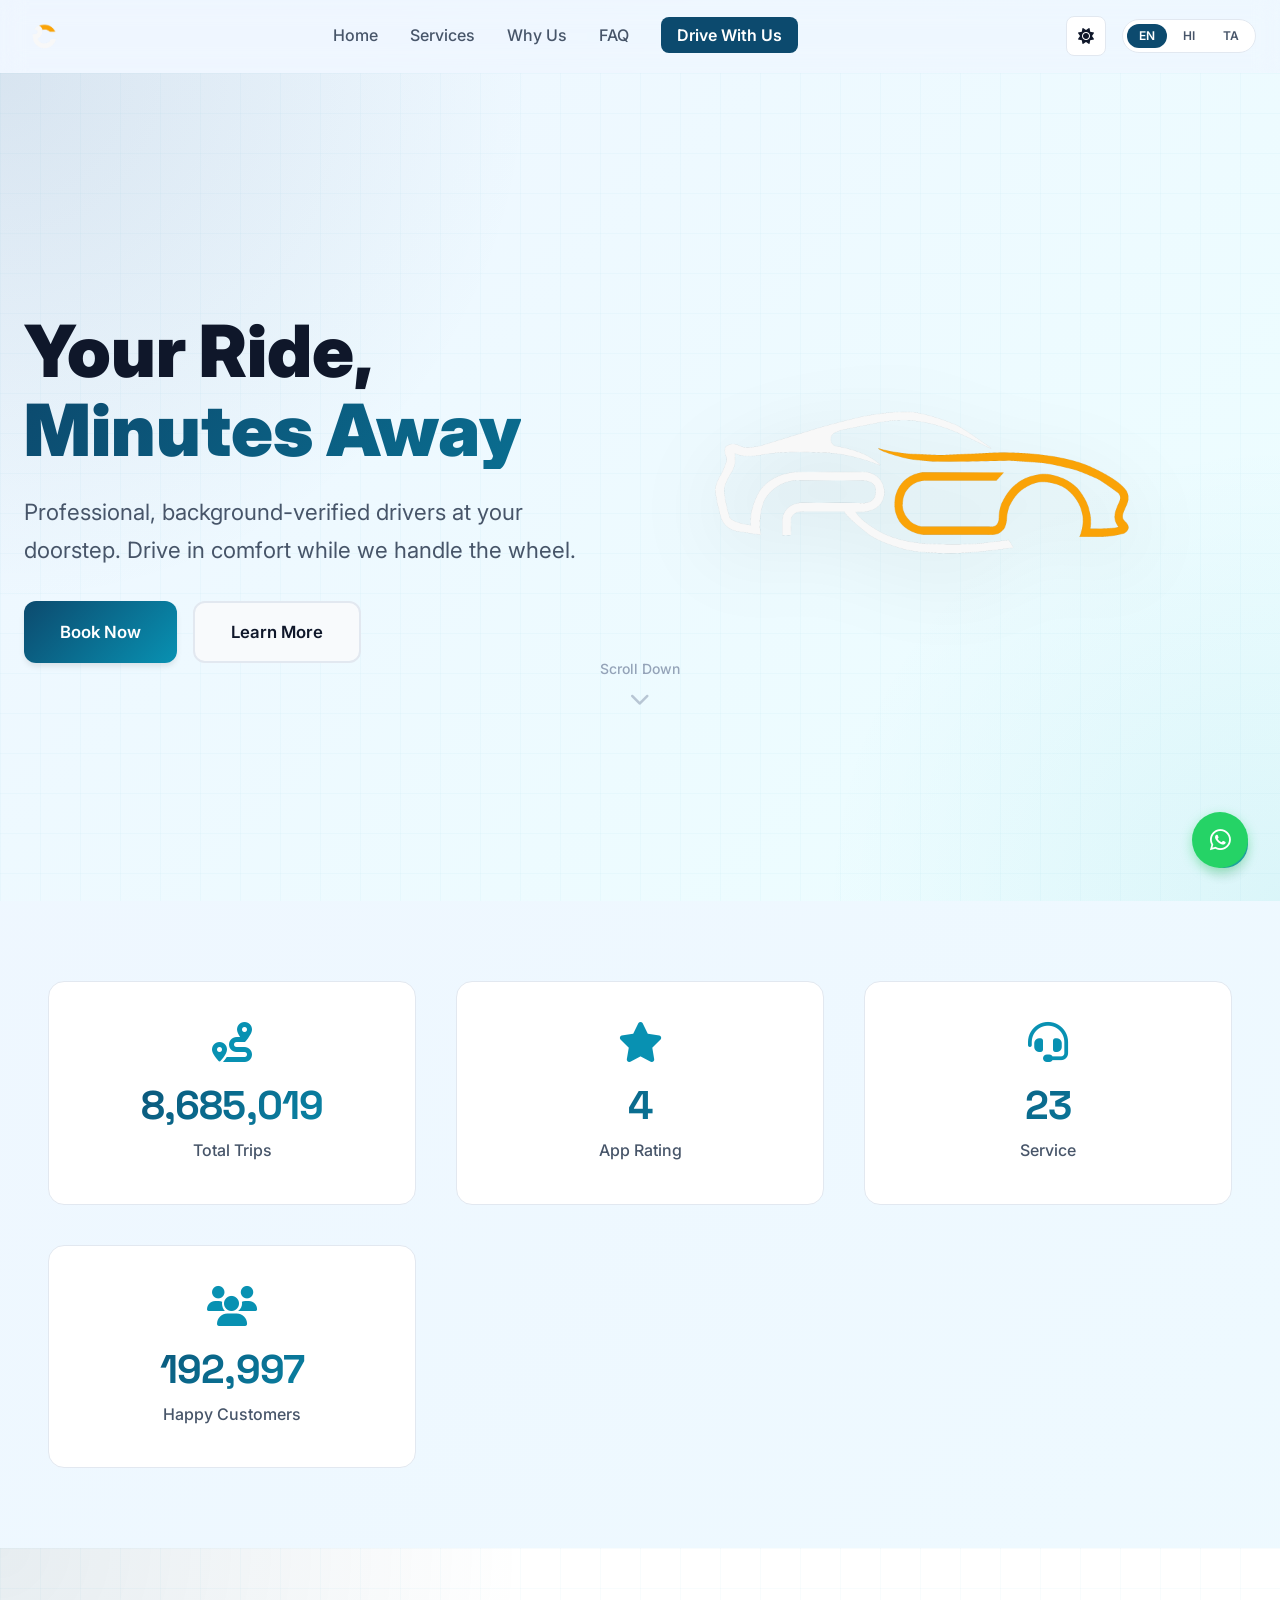
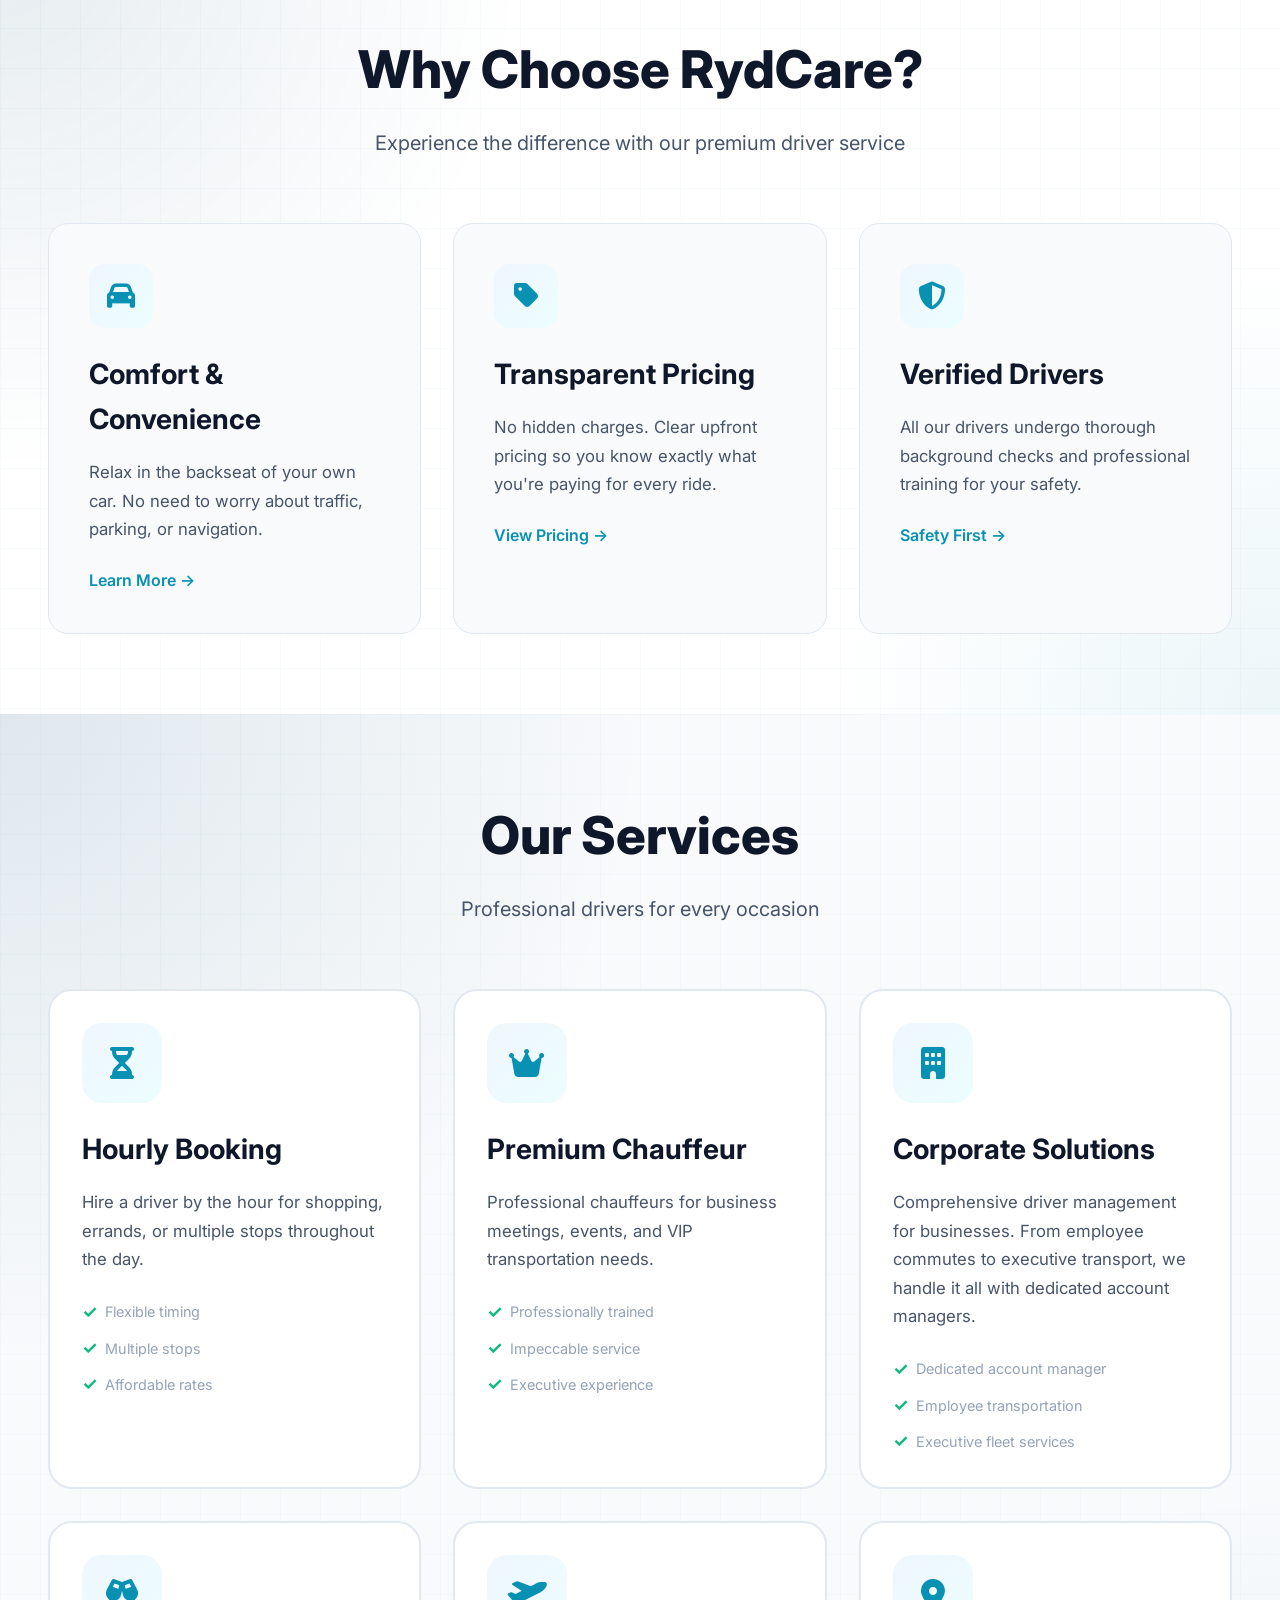
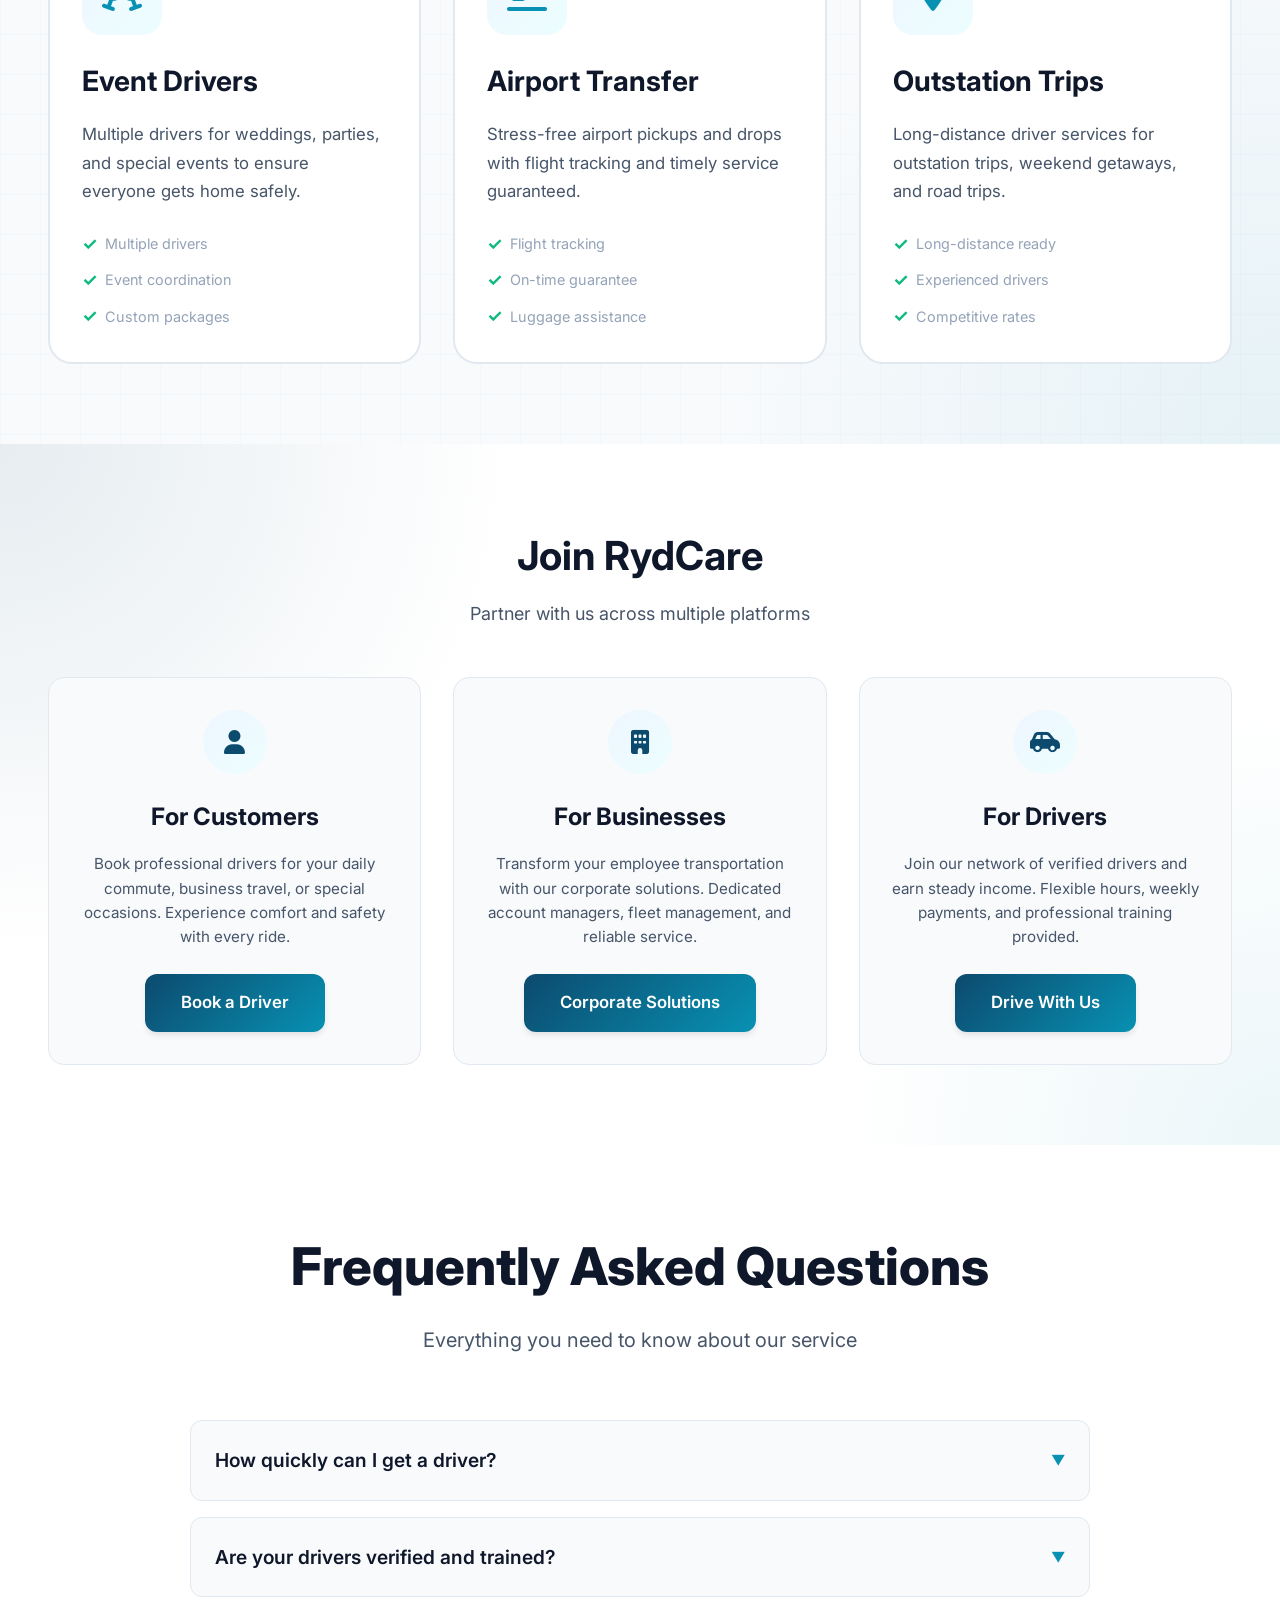
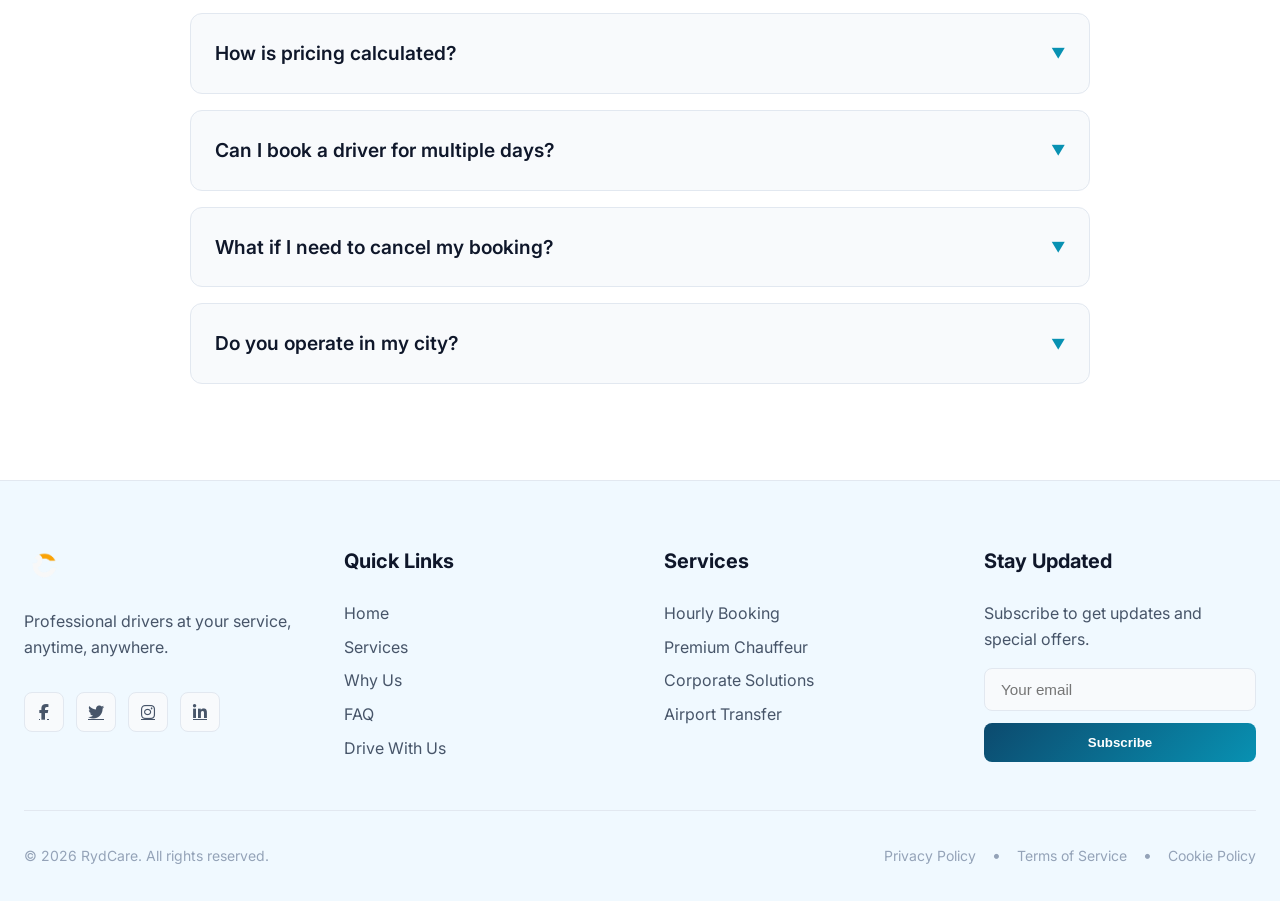
<file: index.html>
<!DOCTYPE html>
<html lang="en" id="top">

<head>
    <meta charset="UTF-8">
    <meta name="viewport" content="width=device-width, initial-scale=1.0">
    <meta name="description"
        content="Professional driver booking service - Get verified drivers in 30 minutes. Background-checked chauffeurs for hourly, corporate, and personal transportation needs.">
    <meta name="keywords" content="driver service, chauffeur, car driver, hire driver, professional drivers">
    <title>RydCare - Premium Driver Booking Service</title>

    <!-- Preload other language pages for faster switching -->
    <link rel="prerender" href="index-hi.html">
    <link rel="prerender" href="index-ta.html">
    <link rel="prerender" href="driver.html">

    <!-- Font Awesome for icons -->
    <link rel="stylesheet" href="https://cdnjs.cloudflare.com/ajax/libs/font-awesome/6.5.0/css/all.min.css">

    <!-- Google Fonts -->
    <link rel="preconnect" href="https://fonts.googleapis.com">
    <link rel="preconnect" href="https://fonts.gstatic.com" crossorigin>
    <link href="https://fonts.googleapis.com/css2?family=Inter:wght@400;500;600;700;800;900&family=Space+Grotesk:wght@500;600;700&display=swap" rel="stylesheet">

    <!-- Custom CSS -->
    <link rel="stylesheet" href="css/styles.css">
</head>

<body class="font-sans antialiased">

    <!-- Skip to main content (Accessibility) -->
    <a href="#main-content" class="skip-link">Skip to main content</a>

    <!-- Hidden checkboxes for CSS-only interactivity -->
    <input type="checkbox" id="dark-toggle" class="hidden peer/dark" aria-label="Toggle dark mode">
    <input type="checkbox" id="menu-toggle" class="hidden peer/menu" aria-label="Toggle mobile menu">

    <!-- Persist dark mode preference -->
    <script>
        if (localStorage.getItem('darkMode') === 'true') {
            document.getElementById('dark-toggle').checked = true;
        }
        document.getElementById('dark-toggle').addEventListener('change', function() {
            localStorage.setItem('darkMode', this.checked);
        });
    </script>

    <!-- Navigation -->
    <header class="header-nav">
        <nav class="nav-container" aria-label="Main navigation">
            <div class="nav-content">
                <!-- Logo -->
                <div class="logo-container">
                    <a href="#top" class="logo" aria-label="RydCare Home">
                        <img src="assets/logo-rc-symbol.png" alt="RydCare"
                            class="logo-image">
                    </a>
                </div>

                <!-- Desktop Navigation Links -->
                <ul class="nav-links">
                    <li><a href="#home" class="nav-link">Home</a></li>
                    <li><a href="#services" class="nav-link">Services</a></li>
                    <li><a href="#why-us" class="nav-link">Why Us</a></li>
                    <li><a href="#faq" class="nav-link">FAQ</a></li>
                    <li><a href="driver.html" class="nav-link nav-link-cta">Drive With Us</a></li>
                </ul>

                <!-- Controls (Dark Mode, Language, Mobile Menu) -->
                <div class="nav-controls">
                    <!-- Dark Mode Toggle -->
                    <label for="dark-toggle" class="dark-mode-toggle" aria-label="Toggle dark mode" role="button"
                        tabindex="0">
                        <i class="fa-solid fa-sun sun-icon" aria-hidden="true"></i>
                        <i class="fa-solid fa-moon moon-icon" aria-hidden="true"></i>
                    </label>

                    <!-- Language Switcher -->
                    <div class="lang-switcher">
                        <a href="index.html" class="lang-btn active" aria-label="English">EN</a>
                        <a href="index-hi.html" class="lang-btn" aria-label="Hindi">HI</a>
                        <a href="index-ta.html" class="lang-btn" aria-label="Tamil">TA</a>
                    </div>

                    <!-- Mobile Menu Toggle -->
                    <label for="menu-toggle" class="hamburger" aria-label="Toggle menu" role="button" tabindex="0">
                        <span class="hamburger-line"></span>
                        <span class="hamburger-line"></span>
                        <span class="hamburger-line"></span>
                    </label>
                </div>
            </div>

            <!-- Mobile Navigation Menu -->
            <div class="mobile-menu">
                <ul class="mobile-menu-links">
                    <li><a href="#home" class="mobile-menu-link">Home</a></li>
                    <li><a href="#services" class="mobile-menu-link">Services</a></li>
                    <li><a href="#why-us" class="mobile-menu-link">Why Us</a></li>
                    <li><a href="#faq" class="mobile-menu-link">FAQ</a></li>
                    <li><a href="driver.html" class="mobile-menu-link mobile-menu-cta">Drive With Us</a></li>
                </ul>
                <div class="mobile-lang-switcher">
                    <a href="index.html" class="lang-btn active">EN</a>
                    <a href="index-hi.html" class="lang-btn">HI</a>
                    <a href="index-ta.html" class="lang-btn">TA</a>
                </div>
            </div>
        </nav>
    </header>

    <!-- Main Content -->
    <main id="main-content">

        <!-- Hero Section -->
        <section id="home" class="hero-section">
            <div class="hero-container">
                <div class="hero-content">
                    <!-- Text Content -->
                    <div class="hero-text">
                        <h1 class="hero-title">
                            Your Ride, <span class="gradient-text">Minutes Away</span>
                        </h1>
                        <p class="hero-subtitle">
                            Professional, background-verified drivers at your doorstep. Drive in comfort while we handle the wheel.
                        </p>
                        <div class="hero-cta">
                            <a href="#services" class="btn btn-primary">Book Now</a>
                            <a href="#why-us" class="btn btn-secondary">Learn More</a>
                        </div>
                    </div>

                    <!-- Hero Image/Illustration -->
                    <div class="hero-image">
                        <div class="hero-image-wrapper">
                            <img src="assets/logo-rc-car.png"
                                alt="RydCare Taxi Service" class="hero-logo">
                        </div>
                    </div>
                </div>

                <!-- Scroll Indicator -->
                <div class="scroll-indicator">
                    <span class="scroll-text">Scroll Down</span>
                    <i class="fa-solid fa-chevron-down scroll-arrow" aria-hidden="true"></i>
                </div>
            </div>
        </section>

        <!-- Statistics Section -->
        <section id="stats" class="stats-section">
            <div class="container">
                <div class="stats-grid">
                    <div class="stat-card">
                        <div class="stat-icon">
                            <i class="fa-solid fa-route" aria-hidden="true"></i>
                        </div>
                        <div class="stat-number" data-target="9000000"></div>
                        <div class="stat-label">Total Trips</div>
                    </div>

                    <div class="stat-card">
                        <div class="stat-icon">
                            <i class="fa-solid fa-star" aria-hidden="true"></i>
                        </div>
                        <div class="stat-number" data-target="4.8">4.8★</div>
                        <div class="stat-label">App Rating</div>
                    </div>

                    <div class="stat-card">
                        <div class="stat-icon">
                            <i class="fa-solid fa-headset" aria-hidden="true"></i>
                        </div>
                        <div class="stat-number" data-target="24/7">24/7</div>
                        <div class="stat-label">Service</div>
                    </div>

                    <div class="stat-card">
                        <div class="stat-icon">
                            <i class="fa-solid fa-users" aria-hidden="true"></i>
                        </div>
                        <div class="stat-number" data-target="200000">200K+</div>
                        <div class="stat-label">Happy Customers</div>
                    </div>
                </div>
            </div>
        </section>

        <!-- Why Choose Us Section -->
        <section id="why-us" class="why-section gradient-backdrop">
            <div class="container">
                <div class="section-header">
                    <h2 class="section-title">Why Choose RydCare?</h2>
                    <p class="section-subtitle">Experience the difference with our premium driver service</p>
                </div>

                <div class="features-grid">
                    <!-- Feature 1 -->
                    <div class="feature-card">
                        <div class="feature-icon">
                            <i class="fa-solid fa-car" aria-hidden="true"></i>
                        </div>
                        <h3 class="feature-title">Comfort & Convenience</h3>
                        <p class="feature-description">
                            Relax in the backseat of your own car. No need to worry about traffic, parking, or navigation.
                        </p>
                        <a href="#services" class="feature-link">
                            Learn More →
                        </a>
                    </div>

                    <!-- Feature 2 -->
                    <div class="feature-card">
                        <div class="feature-icon">
                            <i class="fa-solid fa-tag" aria-hidden="true"></i>
                        </div>
                        <h3 class="feature-title">Transparent Pricing</h3>
                        <p class="feature-description">
                            No hidden charges. Clear upfront pricing so you know exactly what you're paying for every ride.
                        </p>
                        <a href="#services" class="feature-link">
                            View Pricing →
                        </a>
                    </div>

                    <!-- Feature 3 -->
                    <div class="feature-card">
                        <div class="feature-icon">
                            <i class="fa-solid fa-shield-halved" aria-hidden="true"></i>
                        </div>
                        <h3 class="feature-title">Verified Drivers</h3>
                        <p class="feature-description">
                            All our drivers undergo thorough background checks and professional training for your safety.
                        </p>
                        <a href="#services" class="feature-link">
                            Safety First →
                        </a>
                    </div>
                </div>
            </div>
        </section>

        <!-- Services Section -->
        <section id="services" class="services-section gradient-backdrop">
            <div class="container">
                <div class="section-header">
                    <h2 class="section-title">Our Services</h2>
                    <p class="section-subtitle">Professional drivers for every occasion</p>
                </div>

                <div class="services-grid">
                    <!-- Service 1 -->
                    <div class="service-card">
                        <div class="service-icon-wrapper">
                            <i class="fa-solid fa-hourglass-half service-icon" aria-hidden="true"></i>
                        </div>
                        <h3 class="service-title">Hourly Booking</h3>
                        <p class="service-description">
                            Hire a driver by the hour for shopping, errands, or multiple stops throughout the day.
                        </p>
                        <ul class="service-features">
                            <li>Flexible timing</li>
                            <li>Multiple stops</li>
                            <li>Affordable rates</li>
                        </ul>
                    </div>

                    <!-- Service 2 -->
                    <div class="service-card">
                        <div class="service-icon-wrapper">
                            <i class="fa-solid fa-crown service-icon" aria-hidden="true"></i>
                        </div>
                        <h3 class="service-title">Premium Chauffeur</h3>
                        <p class="service-description">
                            Professional chauffeurs for business meetings, events, and VIP transportation needs.
                        </p>
                        <ul class="service-features">
                            <li>Professionally trained</li>
                            <li>Impeccable service</li>
                            <li>Executive experience</li>
                        </ul>
                    </div>

                    <!-- Service 3 -->
                    <div class="service-card">
                        <div class="service-icon-wrapper">
                            <i class="fa-solid fa-building service-icon" aria-hidden="true"></i>
                        </div>
                        <h3 class="service-title">Corporate Solutions</h3>
                        <p class="service-description">
                            Comprehensive driver management for businesses. From employee commutes to executive transport, we handle it all with dedicated account managers.
                        </p>
                        <ul class="service-features">
                            <li>Dedicated account manager</li>
                            <li>Employee transportation</li>
                            <li>Executive fleet services</li>
                        </ul>
                    </div>

                    <!-- Service 4 -->
                    <div class="service-card">
                        <div class="service-icon-wrapper">
                            <i class="fa-solid fa-champagne-glasses service-icon" aria-hidden="true"></i>
                        </div>
                        <h3 class="service-title">Event Drivers</h3>
                        <p class="service-description">
                            Multiple drivers for weddings, parties, and special events to ensure everyone gets home safely.
                        </p>
                        <ul class="service-features">
                            <li>Multiple drivers</li>
                            <li>Event coordination</li>
                            <li>Custom packages</li>
                        </ul>
                    </div>

                    <!-- Service 5 -->
                    <div class="service-card">
                        <div class="service-icon-wrapper">
                            <i class="fa-solid fa-plane-departure service-icon" aria-hidden="true"></i>
                        </div>
                        <h3 class="service-title">Airport Transfer</h3>
                        <p class="service-description">
                            Stress-free airport pickups and drops with flight tracking and timely service guaranteed.
                        </p>
                        <ul class="service-features">
                            <li>Flight tracking</li>
                            <li>On-time guarantee</li>
                            <li>Luggage assistance</li>
                        </ul>
                    </div>

                    <!-- Service 6 -->
                    <div class="service-card">
                        <div class="service-icon-wrapper">
                            <i class="fa-solid fa-location-dot service-icon" aria-hidden="true"></i>
                        </div>
                        <h3 class="service-title">Outstation Trips</h3>
                        <p class="service-description">
                            Long-distance driver services for outstation trips, weekend getaways, and road trips.
                        </p>
                        <ul class="service-features">
                            <li>Long-distance ready</li>
                            <li>Experienced drivers</li>
                            <li>Competitive rates</li>
                        </ul>
                    </div>
                </div>
            </div>
        </section>

        <!-- Join Us Section -->
        <section id="join-us" class="join-section">
            <div class="container">
                <div class="section-header">
                    <h2 class="section-title">Join RydCare</h2>
                    <p class="section-subtitle">Partner with us across multiple platforms</p>
                </div>
                <div class="join-grid">
                    <div class="join-card">
                        <div class="join-icon">
                            <i class="fa-solid fa-user" aria-hidden="true"></i>
                        </div>
                        <h3 class="join-title">For Customers</h3>
                        <p class="join-description">
                            Book professional drivers for your daily commute, business travel, or special occasions. Experience comfort and safety with every ride.
                        </p>
                        <a href="#services" class="btn btn-primary">Book a Driver</a>
                    </div>
                    <div class="join-card">
                        <div class="join-icon">
                            <i class="fa-solid fa-building" aria-hidden="true"></i>
                        </div>
                        <h3 class="join-title">For Businesses</h3>
                        <p class="join-description">
                            Transform your employee transportation with our corporate solutions. Dedicated account managers, fleet management, and reliable service.
                        </p>
                        <a href="#services" class="btn btn-primary">Corporate Solutions</a>
                    </div>
                    <div class="join-card">
                        <div class="join-icon">
                            <i class="fa-solid fa-car-side" aria-hidden="true"></i>
                        </div>
                        <h3 class="join-title">For Drivers</h3>
                        <p class="join-description">
                            Join our network of verified drivers and earn steady income. Flexible hours, weekly payments, and professional training provided.
                        </p>
                        <a href="driver.html" class="btn btn-primary">Drive With Us</a>
                    </div>
                </div>
            </div>
        </section>

        <!-- FAQ Section -->
        <section id="faq" class="faq-section">
            <div class="container">
                <div class="section-header">
                    <h2 class="section-title">Frequently Asked Questions</h2>
                    <p class="section-subtitle">Everything you need to know about our service</p>
                </div>

                <div class="faq-container">
                    <details class="faq-item">
                        <summary class="faq-question">
                            How quickly can I get a driver?
                        </summary>
                        <p class="faq-answer">
                            Our drivers typically arrive within 30 minutes for instant bookings. You can also schedule drivers in advance for future trips at your convenience.
                        </p>
                    </details>

                    <details class="faq-item">
                        <summary class="faq-question">
                            Are your drivers verified and trained?
                        </summary>
                        <p class="faq-answer">
                            Yes, absolutely. All our drivers undergo comprehensive background checks, verification processes, and professional training. Safety is our top priority.
                        </p>
                    </details>

                    <details class="faq-item">
                        <summary class="faq-question">
                            How is pricing calculated?
                        </summary>
                        <p class="faq-answer">
                            Pricing is transparent and based on factors like distance, duration, and service type. You'll see the estimated cost upfront before confirming your booking. No hidden charges.
                        </p>
                    </details>

                    <details class="faq-item">
                        <summary class="faq-question">
                            Can I book a driver for multiple days?
                        </summary>
                        <p class="faq-answer">
                            Yes! We offer multi-day packages for outstation trips, events, and corporate needs. Contact our support team for custom packages tailored to your requirements.
                        </p>
                    </details>

                    <details class="faq-item">
                        <summary class="faq-question">
                            What if I need to cancel my booking?
                        </summary>
                        <p class="faq-answer">
                            You can cancel bookings through our app or website. Cancellation charges may apply based on timing. Free cancellation is available up to 2 hours before scheduled pickup.
                        </p>
                    </details>

                    <details class="faq-item">
                        <summary class="faq-question">
                            Do you operate in my city?
                        </summary>
                        <p class="faq-answer">
                            We currently operate in 25+ major cities across the country. Enter your location in our app to check availability in your area. We're constantly expanding to new cities!
                        </p>
                    </details>
                </div>
            </div>
        </section>

    </main>

    <!-- Footer -->
    <footer class="footer">
        <div class="container">
            <div class="footer-content">
                <!-- Column 1: Brand -->
                <div class="footer-column">
                    <div class="footer-logo">
                        <img src="assets/logo-rc-symbol.png" alt="RydCare">
                    </div>
                    <p class="footer-tagline">
                        Professional drivers at your service, anytime, anywhere.
                    </p>
                    <div class="social-links">
                        <a href="#" class="social-link" aria-label="Facebook">
                            <i class="fa-brands fa-facebook-f" aria-hidden="true"></i>
                        </a>
                        <a href="#" class="social-link" aria-label="Twitter">
                            <i class="fa-brands fa-twitter" aria-hidden="true"></i>
                        </a>
                        <a href="#" class="social-link" aria-label="Instagram">
                            <i class="fa-brands fa-instagram" aria-hidden="true"></i>
                        </a>
                        <a href="#" class="social-link" aria-label="LinkedIn">
                            <i class="fa-brands fa-linkedin-in" aria-hidden="true"></i>
                        </a>
                    </div>
                </div>

                <!-- Column 2: Quick Links -->
                <div class="footer-column">
                    <h4 class="footer-title">Quick Links</h4>
                    <ul class="footer-links">
                        <li><a href="#home">Home</a></li>
                        <li><a href="#services">Services</a></li>
                        <li><a href="#why-us">Why Us</a></li>
                        <li><a href="#faq">FAQ</a></li>
                        <li><a href="driver.html">Drive With Us</a></li>
                    </ul>
                </div>

                <!-- Column 3: Services -->
                <div class="footer-column">
                    <h4 class="footer-title">Services</h4>
                    <ul class="footer-links">
                        <li><a href="#services">Hourly Booking</a></li>
                        <li><a href="#services">Premium Chauffeur</a></li>
                        <li><a href="#services">Corporate Solutions</a></li>
                        <li><a href="#services">Airport Transfer</a></li>
                    </ul>
                </div>

                <!-- Column 4: Newsletter -->
                <div class="footer-column">
                    <h4 class="footer-title">Stay Updated</h4>
                    <p class="footer-text">
                        Subscribe to get updates and special offers.
                    </p>
                    <form class="newsletter-form" aria-labelledby="newsletter-title">
                        <label for="email-input" class="sr-only">Email address</label>
                        <input type="email" id="email-input" class="newsletter-input" placeholder="Your email"
                            required aria-required="true">
                        <button type="submit" class="newsletter-btn">
                            Subscribe
                        </button>
                    </form>
                </div>
            </div>

            <!-- Footer Bottom -->
            <div class="footer-bottom">
                <p class="copyright">
                    © 2026 RydCare. All rights reserved.
                </p>
                <div class="legal-links">
                    <a href="#">Privacy Policy</a>
                    <span class="separator">•</span>
                    <a href="#">Terms of Service</a>
                    <span class="separator">•</span>
                    <a href="#">Cookie Policy</a>
                </div>
            </div>
        </div>
    </footer>

    <!-- Back to Top Button -->
    <a href="#top" class="back-to-top" aria-label="Back to top">
        <i class="fa-solid fa-arrow-up" aria-hidden="true"></i>
    </a>

    <!-- WhatsApp Floating Button -->
    <a href="https://wa.me/919999999999" class="whatsapp-float" target="_blank" rel="noopener noreferrer" aria-label="Chat on WhatsApp">
        <i class="fa-brands fa-whatsapp" aria-hidden="true"></i>
    </a>

    <!-- JavaScript -->
    <script src="js/counter.js"></script>
    <script>
        document.querySelectorAll('a[href^="#"]').forEach(anchor => {
            anchor.addEventListener('click', function(e) {
                e.preventDefault();
                const target = document.querySelector(this.getAttribute('href'));
                if (target) {
                    target.scrollIntoView({ behavior: 'smooth' });
                }
            });
        });
    </script>
    <script>
        if ('serviceWorker' in navigator) {
            navigator.serviceWorker.register('sw.js').then(() => {
                console.log('Service Worker registered');
            });
        }
    </script>
</body>

</html>
</file>
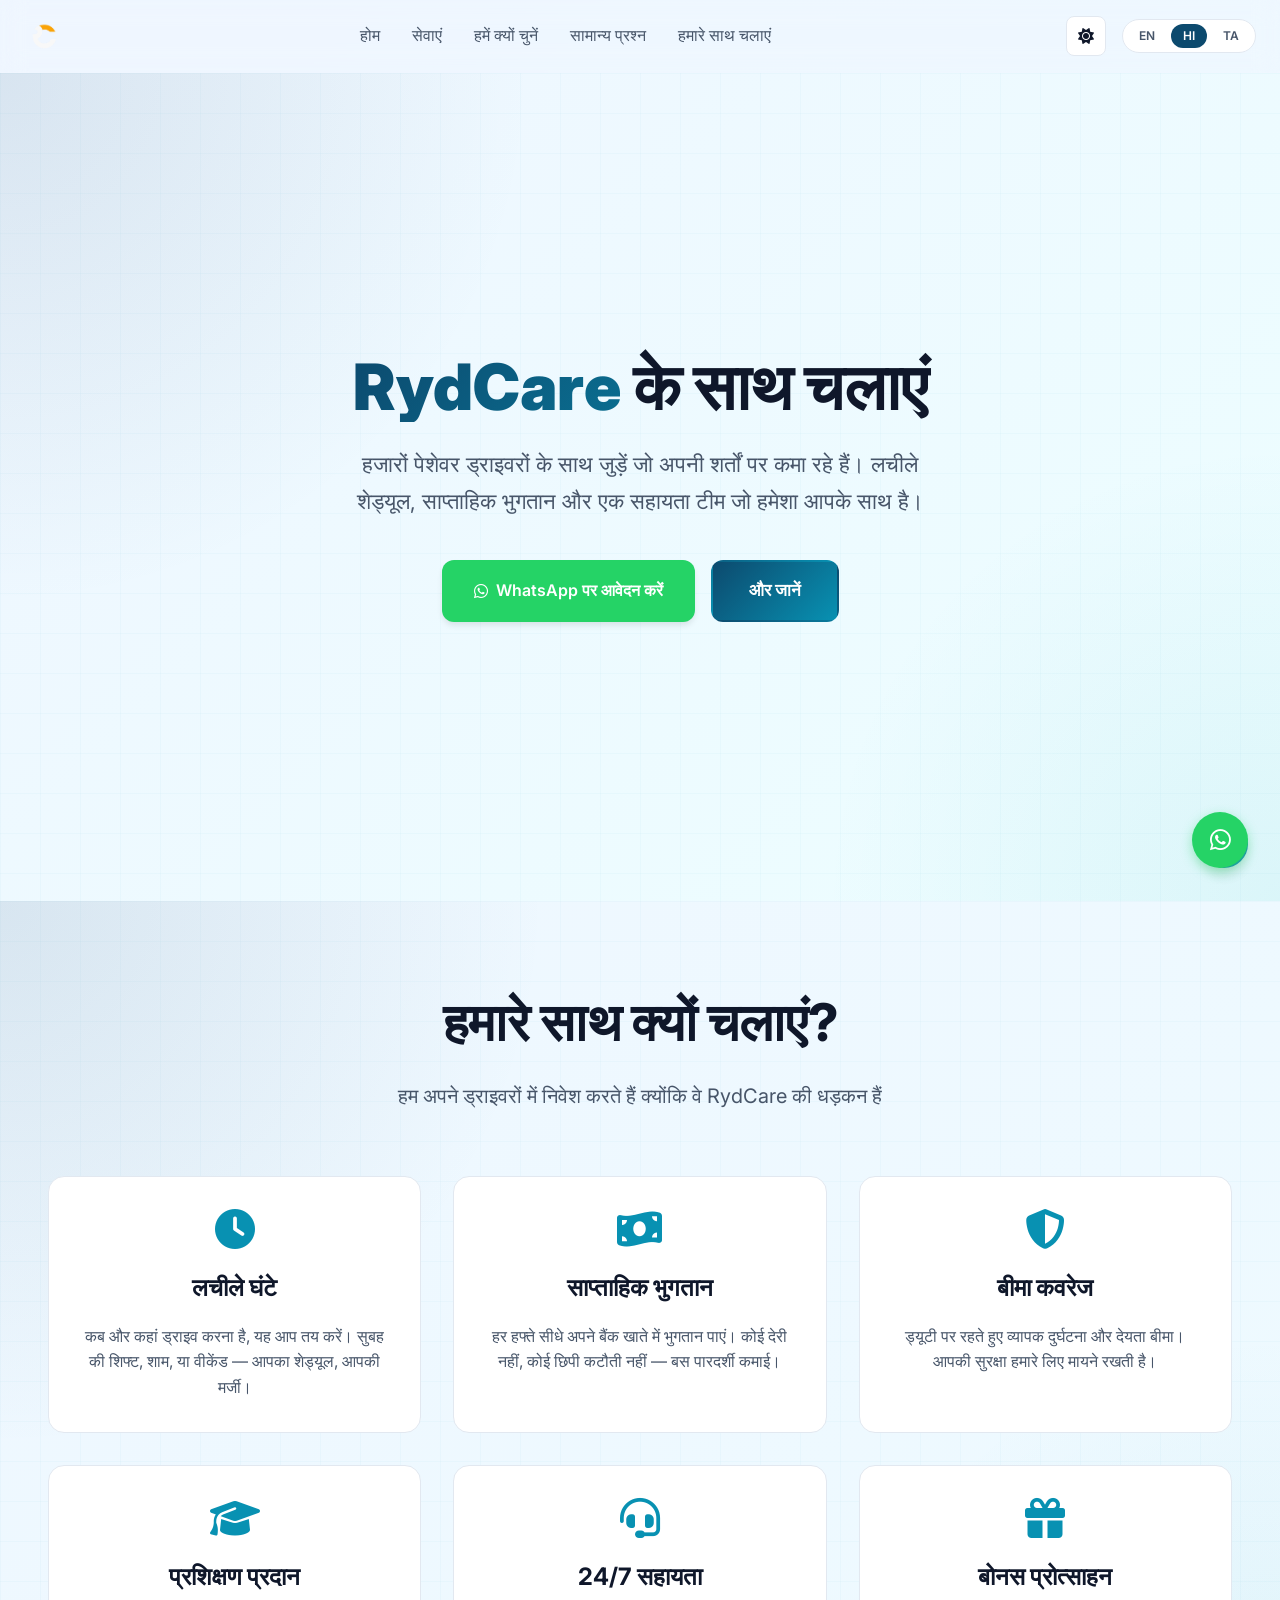
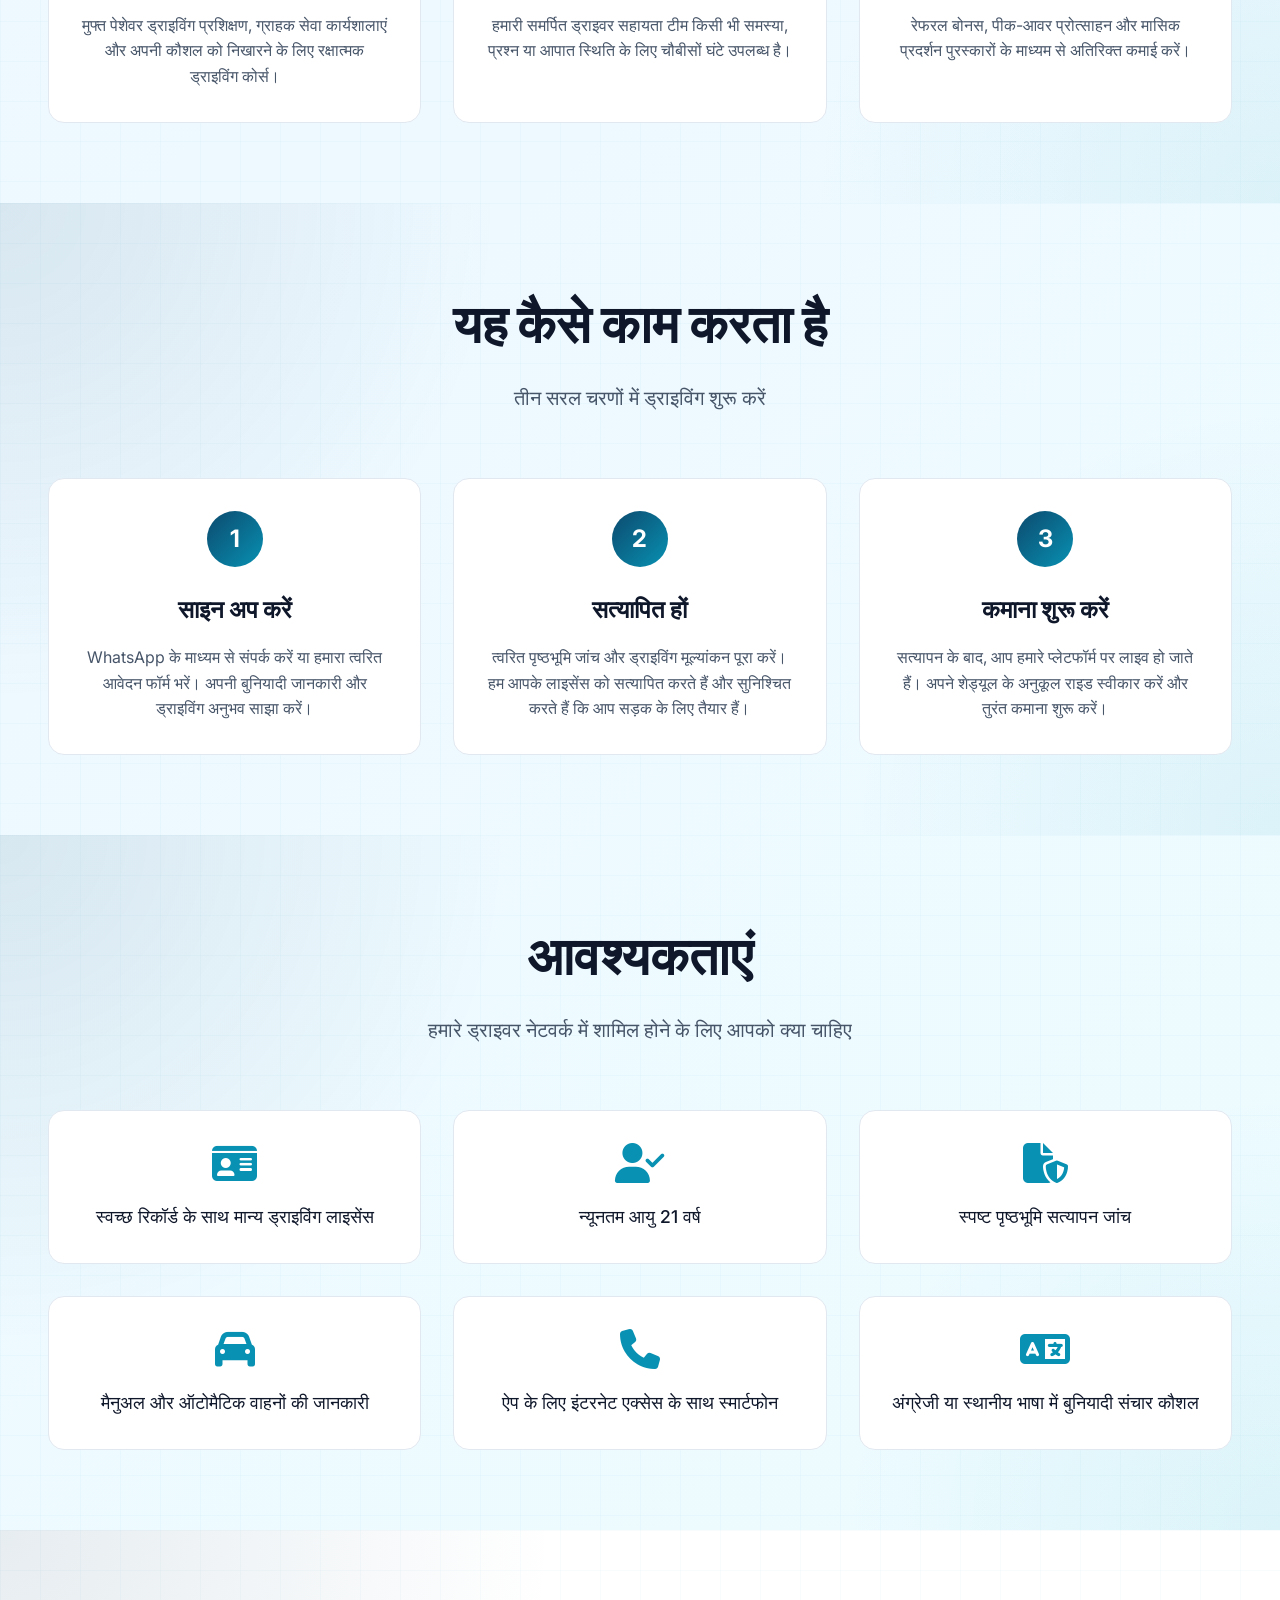
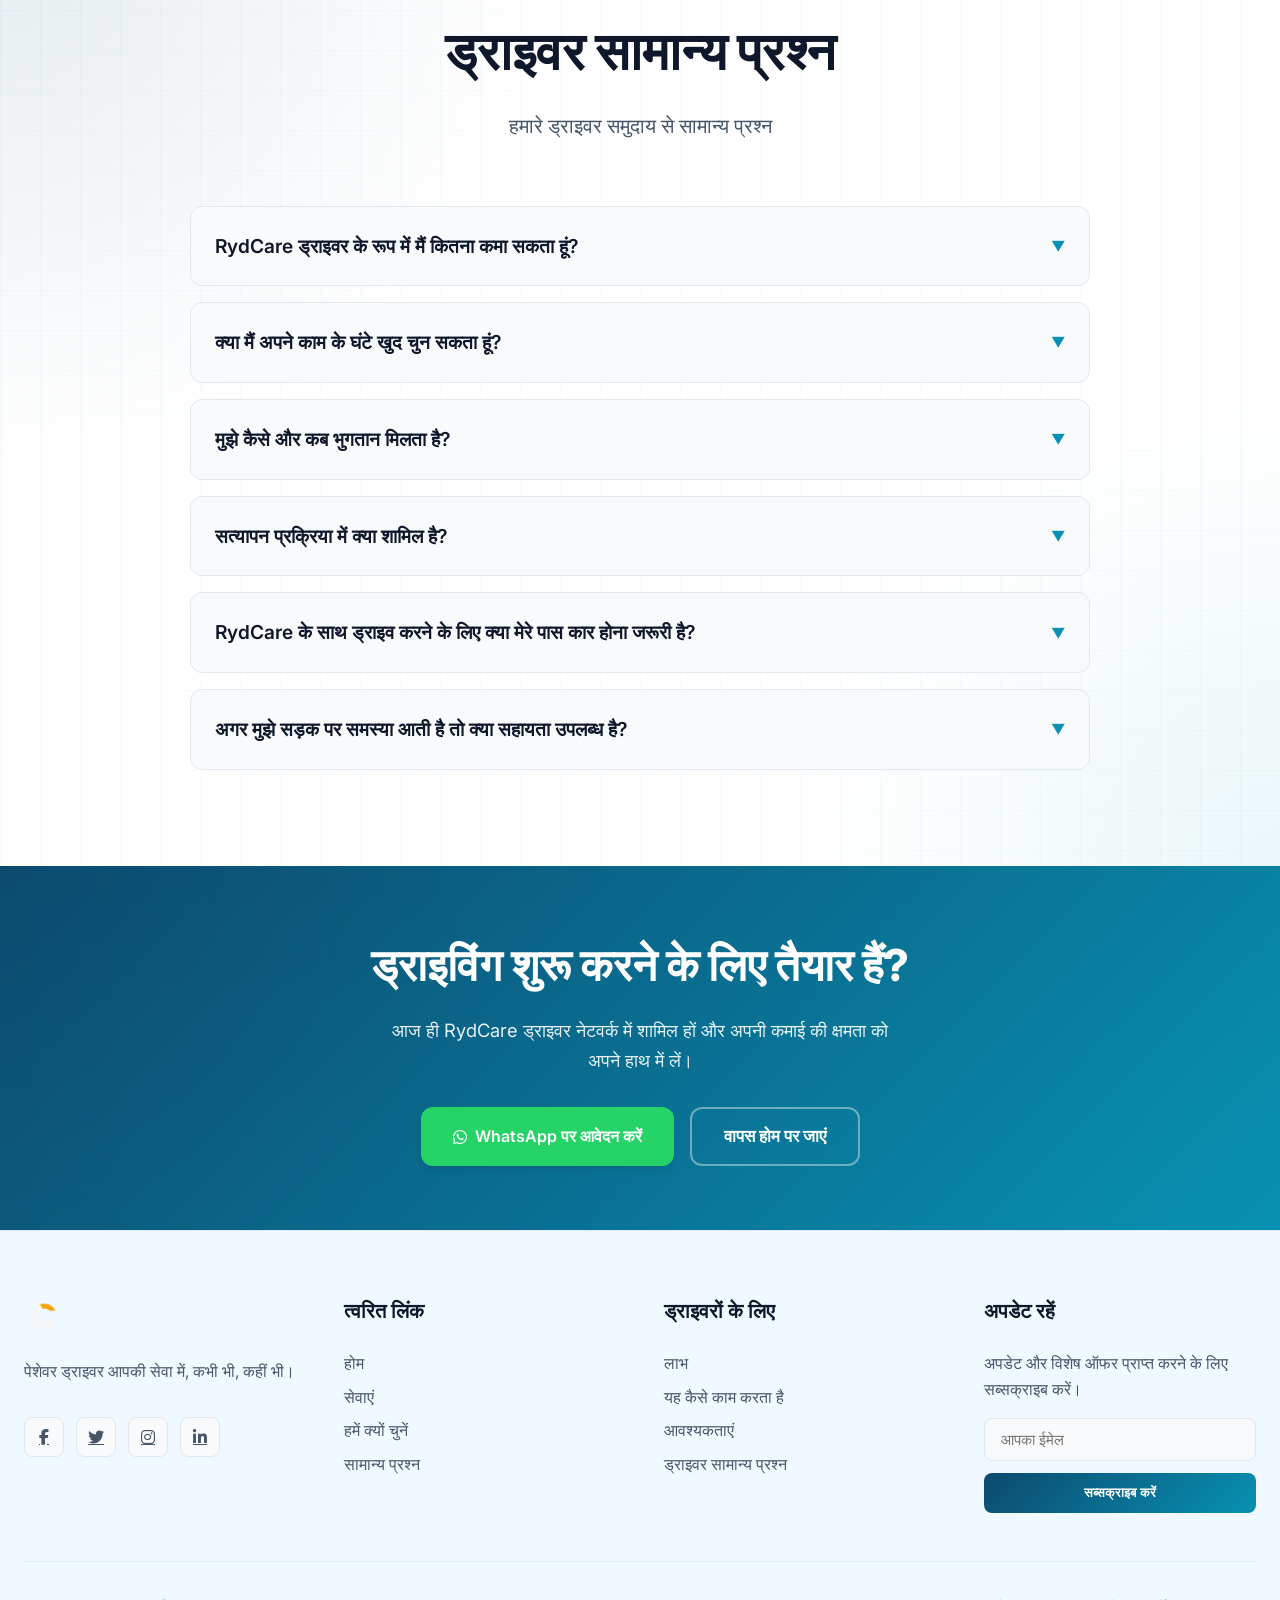
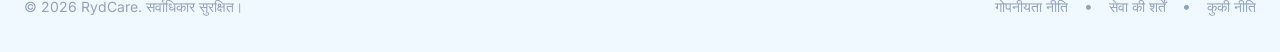
<file: driver-hi.html>
<!DOCTYPE html>
<html lang="hi" id="top">

<head>
    <meta charset="UTF-8">
    <meta name="viewport" content="width=device-width, initial-scale=1.0">
    <meta name="description"
        content="RydCare के साथ चलाएं — लचीले घंटे, साप्ताहिक भुगतान और समर्पित सहायता। हमारे पेशेवर ड्राइवरों के नेटवर्क में शामिल हों और अपने शेड्यूल के अनुसार कमाई करें।">
    <meta name="keywords" content="हमारे साथ चलाएं, ड्राइवर नौकरियां, चालक नौकरियां, लचीला ड्राइविंग, ड्राइवर के रूप में कमाई">
    <title>RydCare के साथ चलाएं - हमारे ड्राइवर नेटवर्क में शामिल हों</title>

    <!-- Preload other language pages for faster switching -->
    <link rel="prerender" href="index.html">
    <link rel="prerender" href="index-hi.html">
    <link rel="prerender" href="index-ta.html">
    <link rel="prerender" href="driver.html">
    <link rel="prerender" href="driver-ta.html">

    <!-- Font Awesome for icons -->
    <link rel="stylesheet" href="https://cdnjs.cloudflare.com/ajax/libs/font-awesome/6.5.0/css/all.min.css">

    <!-- Google Fonts -->
    <link rel="preconnect" href="https://fonts.googleapis.com">
    <link rel="preconnect" href="https://fonts.gstatic.com" crossorigin>
    <link
        href="https://fonts.googleapis.com/css2?family=Inter:wght@400;500;600;700;800;900&family=Space+Grotesk:wght@500;600;700&display=swap"
        rel="stylesheet">

    <!-- Custom CSS -->
    <link rel="stylesheet" href="css/styles.css">
</head>

<body class="font-sans antialiased" style="background: var(--gradient-soft);">

    <!-- Skip to main content (Accessibility) -->
    <a href="#main-content" class="skip-link">मुख्य सामग्री पर जाएं</a>

    <!-- Hidden checkboxes for CSS-only interactivity -->
    <input type="checkbox" id="dark-toggle" class="hidden" aria-label="डार्क मोड टॉगल करें">
    <input type="checkbox" id="menu-toggle" class="hidden" aria-label="मोबाइल मेनू टॉगल करें">

    <!-- Persist dark mode preference -->
    <script>
        if (localStorage.getItem('darkMode') === 'true') {
            document.getElementById('dark-toggle').checked = true;
        }
        document.getElementById('dark-toggle').addEventListener('change', function() {
            localStorage.setItem('darkMode', this.checked);
        });
    </script>

    <!-- Navigation -->
    <header class="header-nav">
        <nav class="nav-container" aria-label="मुख्य नेविगेशन">
            <div class="nav-content">
                <!-- Logo -->
                <div class="logo-container">
                    <a href="index-hi.html#top" class="logo" aria-label="RydCare होम">
                        <img src="assets/logo-rc-symbol.png" alt="RydCare" class="logo-image">
                    </a>
                </div>

                <!-- Desktop Navigation Links -->
                <ul class="nav-links">
                    <li><a href="index-hi.html#home" class="nav-link">होम</a></li>
                    <li><a href="index-hi.html#services" class="nav-link">सेवाएं</a></li>
                    <li><a href="index-hi.html#why-us" class="nav-link">हमें क्यों चुनें</a></li>
                    <li><a href="index-hi.html#faq" class="nav-link">सामान्य प्रश्न</a></li>
                    <li><a href="driver-hi.html" class="nav-link">हमारे साथ चलाएं</a></li>
                </ul>

                <!-- Controls -->
                <div class="nav-controls">
                    <!-- Dark Mode Toggle -->
                    <label for="dark-toggle" class="dark-mode-toggle" aria-label="डार्क मोड टॉगल करें" role="button"
                        tabindex="0">
                        <i class="fa-solid fa-sun sun-icon" aria-hidden="true"></i>
                        <i class="fa-solid fa-moon moon-icon" aria-hidden="true"></i>
                    </label>

                    <!-- Language Switcher -->
                    <div class="lang-switcher">
                        <a href="driver.html" class="lang-btn">EN</a>
                        <a href="driver-hi.html" class="lang-btn active">HI</a>
                        <a href="driver-ta.html" class="lang-btn">TA</a>
                    </div>

                    <!-- Mobile Menu Toggle -->
                    <label for="menu-toggle" class="hamburger" aria-label="मेनू टॉगल करें" role="button" tabindex="0">
                        <span class="hamburger-line"></span>
                        <span class="hamburger-line"></span>
                        <span class="hamburger-line"></span>
                    </label>
                </div>
            </div>

            <!-- Mobile Navigation Menu -->
            <div class="mobile-menu">
                <ul class="mobile-menu-links">
                    <li><a href="index-hi.html#home" class="mobile-menu-link">होम</a></li>
                    <li><a href="index-hi.html#services" class="mobile-menu-link">सेवाएं</a></li>
                    <li><a href="index-hi.html#why-us" class="mobile-menu-link">हमें क्यों चुनें</a></li>
                    <li><a href="index-hi.html#faq" class="mobile-menu-link">सामान्य प्रश्न</a></li>
                    <li><a href="driver-hi.html" class="mobile-menu-link">हमारे साथ चलाएं</a></li>
                </ul>
                <div class="mobile-lang-switcher">
                    <a href="driver.html" class="lang-btn">EN</a>
                    <a href="driver-hi.html" class="lang-btn active">HI</a>
                    <a href="driver-ta.html" class="lang-btn">TA</a>
                </div>
            </div>
        </nav>
    </header>

    <!-- Main Content -->
    <main id="main-content">

        <!-- Driver Hero Section -->
        <section id="home" class="driver-hero">
            <div class="driver-hero-container">
                <h1 class="driver-hero-title">
                    <span class="gradient-text">RydCare</span> के साथ चलाएं
                </h1>
                <p class="driver-hero-subtitle">
                    हजारों पेशेवर ड्राइवरों के साथ जुड़ें जो अपनी शर्तों पर कमा रहे हैं। लचीले शेड्यूल, साप्ताहिक भुगतान और एक सहायता टीम जो हमेशा आपके साथ है।
                </p>
                <div class="driver-hero-cta">
                    <a href="https://wa.me/YOUR_NUMBER?text=नमस्ते%2C%20मैं%20RydCare%20के%20साथ%20ड्राइव%20करने%20में%20रुचि%20रखता%20हूं" class="btn btn-whatsapp" target="_blank" rel="noopener noreferrer">
                        <i class="fa-brands fa-whatsapp" style="margin-right: 0.5rem;" aria-hidden="true"></i>
                        WhatsApp पर आवेदन करें
                    </a>
                    <a href="#benefits" class="btn btn-secondary">
                        और जानें
                    </a>
                </div>
            </div>
        </section>

        <!-- Benefits Section -->
        <section id="benefits" class="driver-benefits gradient-backdrop">
            <div class="container">
                <div class="section-header">
                    <h2 class="section-title">हमारे साथ क्यों चलाएं?</h2>
                    <p class="section-subtitle">हम अपने ड्राइवरों में निवेश करते हैं क्योंकि वे RydCare की धड़कन हैं</p>
                </div>

                <div class="benefits-grid">
                    <div class="benefit-card">
                        <div class="benefit-icon">
                            <i class="fa-solid fa-clock" aria-hidden="true"></i>
                        </div>
                        <h3 class="benefit-title">लचीले घंटे</h3>
                        <p class="benefit-desc">कब और कहां ड्राइव करना है, यह आप तय करें। सुबह की शिफ्ट, शाम, या वीकेंड — आपका शेड्यूल, आपकी मर्जी।</p>
                    </div>

                    <div class="benefit-card">
                        <div class="benefit-icon">
                            <i class="fa-solid fa-money-bill-wave" aria-hidden="true"></i>
                        </div>
                        <h3 class="benefit-title">साप्ताहिक भुगतान</h3>
                        <p class="benefit-desc">हर हफ्ते सीधे अपने बैंक खाते में भुगतान पाएं। कोई देरी नहीं, कोई छिपी कटौती नहीं — बस पारदर्शी कमाई।</p>
                    </div>

                    <div class="benefit-card">
                        <div class="benefit-icon">
                            <i class="fa-solid fa-shield-halved" aria-hidden="true"></i>
                        </div>
                        <h3 class="benefit-title">बीमा कवरेज</h3>
                        <p class="benefit-desc">ड्यूटी पर रहते हुए व्यापक दुर्घटना और देयता बीमा। आपकी सुरक्षा हमारे लिए मायने रखती है।</p>
                    </div>

                    <div class="benefit-card">
                        <div class="benefit-icon">
                            <i class="fa-solid fa-graduation-cap" aria-hidden="true"></i>
                        </div>
                        <h3 class="benefit-title">प्रशिक्षण प्रदान</h3>
                        <p class="benefit-desc">मुफ्त पेशेवर ड्राइविंग प्रशिक्षण, ग्राहक सेवा कार्यशालाएं और अपनी कौशल को निखारने के लिए रक्षात्मक ड्राइविंग कोर्स।</p>
                    </div>

                    <div class="benefit-card">
                        <div class="benefit-icon">
                            <i class="fa-solid fa-headset" aria-hidden="true"></i>
                        </div>
                        <h3 class="benefit-title">24/7 सहायता</h3>
                        <p class="benefit-desc">हमारी समर्पित ड्राइवर सहायता टीम किसी भी समस्या, प्रश्न या आपात स्थिति के लिए चौबीसों घंटे उपलब्ध है।</p>
                    </div>

                    <div class="benefit-card">
                        <div class="benefit-icon">
                            <i class="fa-solid fa-gift" aria-hidden="true"></i>
                        </div>
                        <h3 class="benefit-title">बोनस प्रोत्साहन</h3>
                        <p class="benefit-desc">रेफरल बोनस, पीक-आवर प्रोत्साहन और मासिक प्रदर्शन पुरस्कारों के माध्यम से अतिरिक्त कमाई करें।</p>
                    </div>
                </div>
            </div>
        </section>

        <!-- How It Works Section -->
        <section id="how-it-works" class="driver-steps gradient-backdrop">
            <div class="container">
                <div class="section-header">
                    <h2 class="section-title">यह कैसे काम करता है</h2>
                    <p class="section-subtitle">तीन सरल चरणों में ड्राइविंग शुरू करें</p>
                </div>

                <div class="steps-container">
                    <div class="step-card">
                        <div class="step-number">1</div>
                        <h3 class="step-title">साइन अप करें</h3>
                        <p class="step-desc">WhatsApp के माध्यम से संपर्क करें या हमारा त्वरित आवेदन फॉर्म भरें। अपनी बुनियादी जानकारी और ड्राइविंग अनुभव साझा करें।</p>
                    </div>

                    <div class="step-card">
                        <div class="step-number">2</div>
                        <h3 class="step-title">सत्यापित हों</h3>
                        <p class="step-desc">त्वरित पृष्ठभूमि जांच और ड्राइविंग मूल्यांकन पूरा करें। हम आपके लाइसेंस को सत्यापित करते हैं और सुनिश्चित करते हैं कि आप सड़क के लिए तैयार हैं।</p>
                    </div>

                    <div class="step-card">
                        <div class="step-number">3</div>
                        <h3 class="step-title">कमाना शुरू करें</h3>
                        <p class="step-desc">सत्यापन के बाद, आप हमारे प्लेटफॉर्म पर लाइव हो जाते हैं। अपने शेड्यूल के अनुकूल राइड स्वीकार करें और तुरंत कमाना शुरू करें।</p>
                    </div>
                </div>
            </div>
        </section>

        <!-- Requirements Section -->
        <section id="requirements" class="driver-requirements gradient-backdrop">
            <div class="container">
                <div class="section-header">
                    <h2 class="section-title">आवश्यकताएं</h2>
                    <p class="section-subtitle">हमारे ड्राइवर नेटवर्क में शामिल होने के लिए आपको क्या चाहिए</p>
                </div>

                <div class="requirements-list">
                    <div class="requirement-item">
                        <div class="requirement-icon">
                            <i class="fa-solid fa-id-card" aria-hidden="true"></i>
                        </div>
                        <p class="requirement-text">स्वच्छ रिकॉर्ड के साथ मान्य ड्राइविंग लाइसेंस</p>
                    </div>

                    <div class="requirement-item">
                        <div class="requirement-icon">
                            <i class="fa-solid fa-user-check" aria-hidden="true"></i>
                        </div>
                        <p class="requirement-text">न्यूनतम आयु 21 वर्ष</p>
                    </div>

                    <div class="requirement-item">
                        <div class="requirement-icon">
                            <i class="fa-solid fa-file-shield" aria-hidden="true"></i>
                        </div>
                        <p class="requirement-text">स्पष्ट पृष्ठभूमि सत्यापन जांच</p>
                    </div>

                    <div class="requirement-item">
                        <div class="requirement-icon">
                            <i class="fa-solid fa-car" aria-hidden="true"></i>
                        </div>
                        <p class="requirement-text">मैनुअल और ऑटोमैटिक वाहनों की जानकारी</p>
                    </div>

                    <div class="requirement-item">
                        <div class="requirement-icon">
                            <i class="fa-solid fa-phone" aria-hidden="true"></i>
                        </div>
                        <p class="requirement-text">ऐप के लिए इंटरनेट एक्सेस के साथ स्मार्टफोन</p>
                    </div>

                    <div class="requirement-item">
                        <div class="requirement-icon">
                            <i class="fa-solid fa-language" aria-hidden="true"></i>
                        </div>
                        <p class="requirement-text">अंग्रेजी या स्थानीय भाषा में बुनियादी संचार कौशल</p>
                    </div>
                </div>
            </div>
        </section>

        <!-- Driver FAQ Section -->
        <section id="faq" class="faq-section gradient-backdrop">
            <div class="container">
                <div class="section-header">
                    <h2 class="section-title">ड्राइवर सामान्य प्रश्न</h2>
                    <p class="section-subtitle">हमारे ड्राइवर समुदाय से सामान्य प्रश्न</p>
                </div>

                <div class="faq-container">
                    <details class="faq-item">
                        <summary class="faq-question">
                            RydCare ड्राइवर के रूप में मैं कितना कमा सकता हूं?
                        </summary>
                        <p class="faq-answer">
                            कमाई इस बात पर निर्भर करती है कि आप कितने घंटे ड्राइव करते हैं, आप किस प्रकार की सेवाएं प्रदान करते हैं, और आपका स्थान क्या है। हमारे ज्यादातर फुल-टाइम ड्राइवर प्रतिस्पर्धी मासिक आय अर्जित करते हैं, और पार्ट-टाइम ड्राइवर अपनी कमाई को लचीले तरीके से बढ़ा सकते हैं। हम पारदर्शी प्रति-घंटा और प्रति-यात्रा दरें प्रदान करते हैं, कोई छिपी कटौती नहीं।
                        </p>
                    </details>

                    <details class="faq-item">
                        <summary class="faq-question">
                            क्या मैं अपने काम के घंटे खुद चुन सकता हूं?
                        </summary>
                        <p class="faq-answer">
                            बिल्कुल। आप तय करते हैं कि आप ड्राइव करने के लिए कब उपलब्ध हैं। चाहे आप सुबह, शाम, वीकेंड या केवल विशिष्ट दिनों में काम करना चाहते हैं — यह पूरी तरह से आप पर निर्भर है। आप ड्राइवर ऐप के माध्यम से किसी भी समय अपनी उपलब्धता अपडेट कर सकते हैं।
                        </p>
                    </details>

                    <details class="faq-item">
                        <summary class="faq-question">
                            मुझे कैसे और कब भुगतान मिलता है?
                        </summary>
                        <p class="faq-answer">
                            भुगतान साप्ताहिक रूप से प्रोसेस किए जाते हैं और सीधे आपके बैंक खाते में जमा होते हैं। आपको हर हफ्ते एक विस्तृत कमाई ब्रेकडाउन मिलेगा जिसमें पूरी की गई यात्राएं, काम किए गए घंटे और अर्जित कोई भी बोनस दिखाया जाएगा। कोई देरी नहीं, कोई आश्चर्य नहीं।
                        </p>
                    </details>

                    <details class="faq-item">
                        <summary class="faq-question">
                            सत्यापन प्रक्रिया में क्या शामिल है?
                        </summary>
                        <p class="faq-answer">
                            हमारे सत्यापन में पृष्ठभूमि जांच, ड्राइविंग लाइसेंस सत्यापन और एक संक्षिप्त व्यावहारिक ड्राइविंग मूल्यांकन शामिल है। इसमें आमतौर पर 2-3 कार्यदिवस लगते हैं। हम यह अपने ग्राहकों की सुरक्षा सुनिश्चित करने और अपनी सेवा की उच्च गुणवत्ता बनाए रखने के लिए करते हैं।
                        </p>
                    </details>

                    <details class="faq-item">
                        <summary class="faq-question">
                            RydCare के साथ ड्राइव करने के लिए क्या मेरे पास कार होना जरूरी है?
                        </summary>
                        <p class="faq-answer">
                            नहीं, आपके पास वाहन होना जरूरी नहीं है। RydCare ड्राइवरों को ग्राहकों के वाहन चलाने के लिए असाइन किया जाता है। आपको आपके स्थान और जिस प्रकार के वाहन को चलाने में आप सहज हैं, उसके आधार पर राइड से मैच किया जाएगा। हम विभिन्न वाहन प्रकारों पर प्रशिक्षण भी प्रदान करते हैं।
                        </p>
                    </details>

                    <details class="faq-item">
                        <summary class="faq-question">
                            अगर मुझे सड़क पर समस्या आती है तो क्या सहायता उपलब्ध है?
                        </summary>
                        <p class="faq-answer">
                            हमारी 24/7 ड्राइवर सहायता हेल्पलाइन हमेशा उपलब्ध है। चाहे नेविगेशन की समस्या हो, ग्राहक से संबंधित चिंता हो, वाहन की समस्या हो या आपात स्थिति — हमारी टीम बस एक कॉल दूर है। गैर-आपातकालीन प्रश्नों के लिए हमारे पास इन-ऐप चैट सुविधा भी है।
                        </p>
                    </details>
                </div>
            </div>
        </section>

        <!-- CTA Banner -->
        <section class="driver-cta-banner gradient-backdrop">
            <div class="container">
                <h2 class="driver-cta-title">ड्राइविंग शुरू करने के लिए तैयार हैं?</h2>
                <p class="driver-cta-desc">
                    आज ही RydCare ड्राइवर नेटवर्क में शामिल हों और अपनी कमाई की क्षमता को अपने हाथ में लें।
                </p>
                <div class="driver-cta-buttons">
                    <a href="https://wa.me/YOUR_NUMBER?text=नमस्ते%2C%20मैं%20RydCare%20के%20साथ%20ड्राइव%20करने%20में%20रुचि%20रखता%20हूं" class="btn btn-whatsapp" target="_blank" rel="noopener noreferrer">
                        <i class="fa-brands fa-whatsapp" style="margin-right: 0.5rem;" aria-hidden="true"></i>
                        WhatsApp पर आवेदन करें
                    </a>
                    <a href="index-hi.html" class="btn btn-secondary">
                        वापस होम पर जाएं
                    </a>
                </div>
            </div>
        </section>

    </main>

    <!-- Footer -->
    <footer class="footer">
        <div class="container">
            <div class="footer-content">
                <div class="footer-column">
                    <div class="footer-logo">
                        <img src="assets/logo-rc-symbol.png" alt="RydCare">
                    </div>
                    <p class="footer-tagline">
                        पेशेवर ड्राइवर आपकी सेवा में, कभी भी, कहीं भी।
                    </p>
                    <div class="social-links">
                        <a href="#" class="social-link" aria-label="Facebook">
                            <i class="fa-brands fa-facebook-f" aria-hidden="true"></i>
                        </a>
                        <a href="#" class="social-link" aria-label="Twitter">
                            <i class="fa-brands fa-twitter" aria-hidden="true"></i>
                        </a>
                        <a href="#" class="social-link" aria-label="Instagram">
                            <i class="fa-brands fa-instagram" aria-hidden="true"></i>
                        </a>
                        <a href="#" class="social-link" aria-label="LinkedIn">
                            <i class="fa-brands fa-linkedin-in" aria-hidden="true"></i>
                        </a>
                    </div>
                </div>

                <div class="footer-column">
                    <h4 class="footer-title">त्वरित लिंक</h4>
                    <ul class="footer-links">
                        <li><a href="index-hi.html#home">होम</a></li>
                        <li><a href="index-hi.html#services">सेवाएं</a></li>
                        <li><a href="index-hi.html#why-us">हमें क्यों चुनें</a></li>
                        <li><a href="index-hi.html#faq">सामान्य प्रश्न</a></li>
                    </ul>
                </div>

                <div class="footer-column">
                    <h4 class="footer-title">ड्राइवरों के लिए</h4>
                    <ul class="footer-links">
                        <li><a href="#benefits">लाभ</a></li>
                        <li><a href="#how-it-works">यह कैसे काम करता है</a></li>
                        <li><a href="#requirements">आवश्यकताएं</a></li>
                        <li><a href="#faq">ड्राइवर सामान्य प्रश्न</a></li>
                    </ul>
                </div>

                <div class="footer-column">
                    <h4 class="footer-title">अपडेट रहें</h4>
                    <p class="footer-text">
                        अपडेट और विशेष ऑफर प्राप्त करने के लिए सब्सक्राइब करें।
                    </p>
                    <form class="newsletter-form" aria-labelledby="newsletter-title">
                        <label for="email-input" class="sr-only">ईमेल पता</label>
                        <input type="email" id="email-input" class="newsletter-input" placeholder="आपका ईमेल"
                            required aria-required="true">
                        <button type="submit" class="newsletter-btn">
                            सब्सक्राइब करें
                        </button>
                    </form>
                </div>
            </div>

            <div class="footer-bottom">
                <p class="copyright">
                    © 2026 RydCare. सर्वाधिकार सुरक्षित।
                </p>
                <div class="legal-links">
                    <a href="#">गोपनीयता नीति</a>
                    <span class="separator">•</span>
                    <a href="#">सेवा की शर्तें</a>
                    <span class="separator">•</span>
                    <a href="#">कुकी नीति</a>
                </div>
            </div>
        </div>
    </footer>

    <!-- WhatsApp Floating Button -->
    <a href="https://wa.me/YOUR_NUMBER?text=Hi%2C%20I%27d%20like%20to%20enquire%20about%20driving%20with%20RydCare" class="whatsapp-float" target="_blank" rel="noopener noreferrer" aria-label="Chat on WhatsApp">
        <i class="fa-brands fa-whatsapp" aria-hidden="true"></i>
    </a>

    <!-- Back to Top Button -->
    <a href="#top" class="back-to-top" aria-label="वापस ऊपर जाएं">
        <i class="fa-solid fa-arrow-up" aria-hidden="true"></i>
    </a>

    <!-- JavaScript -->
    <script src="js/counter.js"></script>
    <script>
        (function() {
            var btn = document.querySelector('.back-to-top');
            if (!btn) return;
            function toggle() {
                if (window.scrollY > 400) {
                    btn.style.opacity = '0.9';
                    btn.style.visibility = 'visible';
                } else {
                    btn.style.opacity = '';
                    btn.style.visibility = '';
                }
            }
            window.addEventListener('scroll', toggle, { passive: true });
            toggle();
        })();
    </script>
    <script>
        if ('serviceWorker' in navigator) {
            navigator.serviceWorker.register('sw.js').then(() => {
                console.log('Service Worker registered');
            });
        }
    </script>
</body>

</html>
</file>
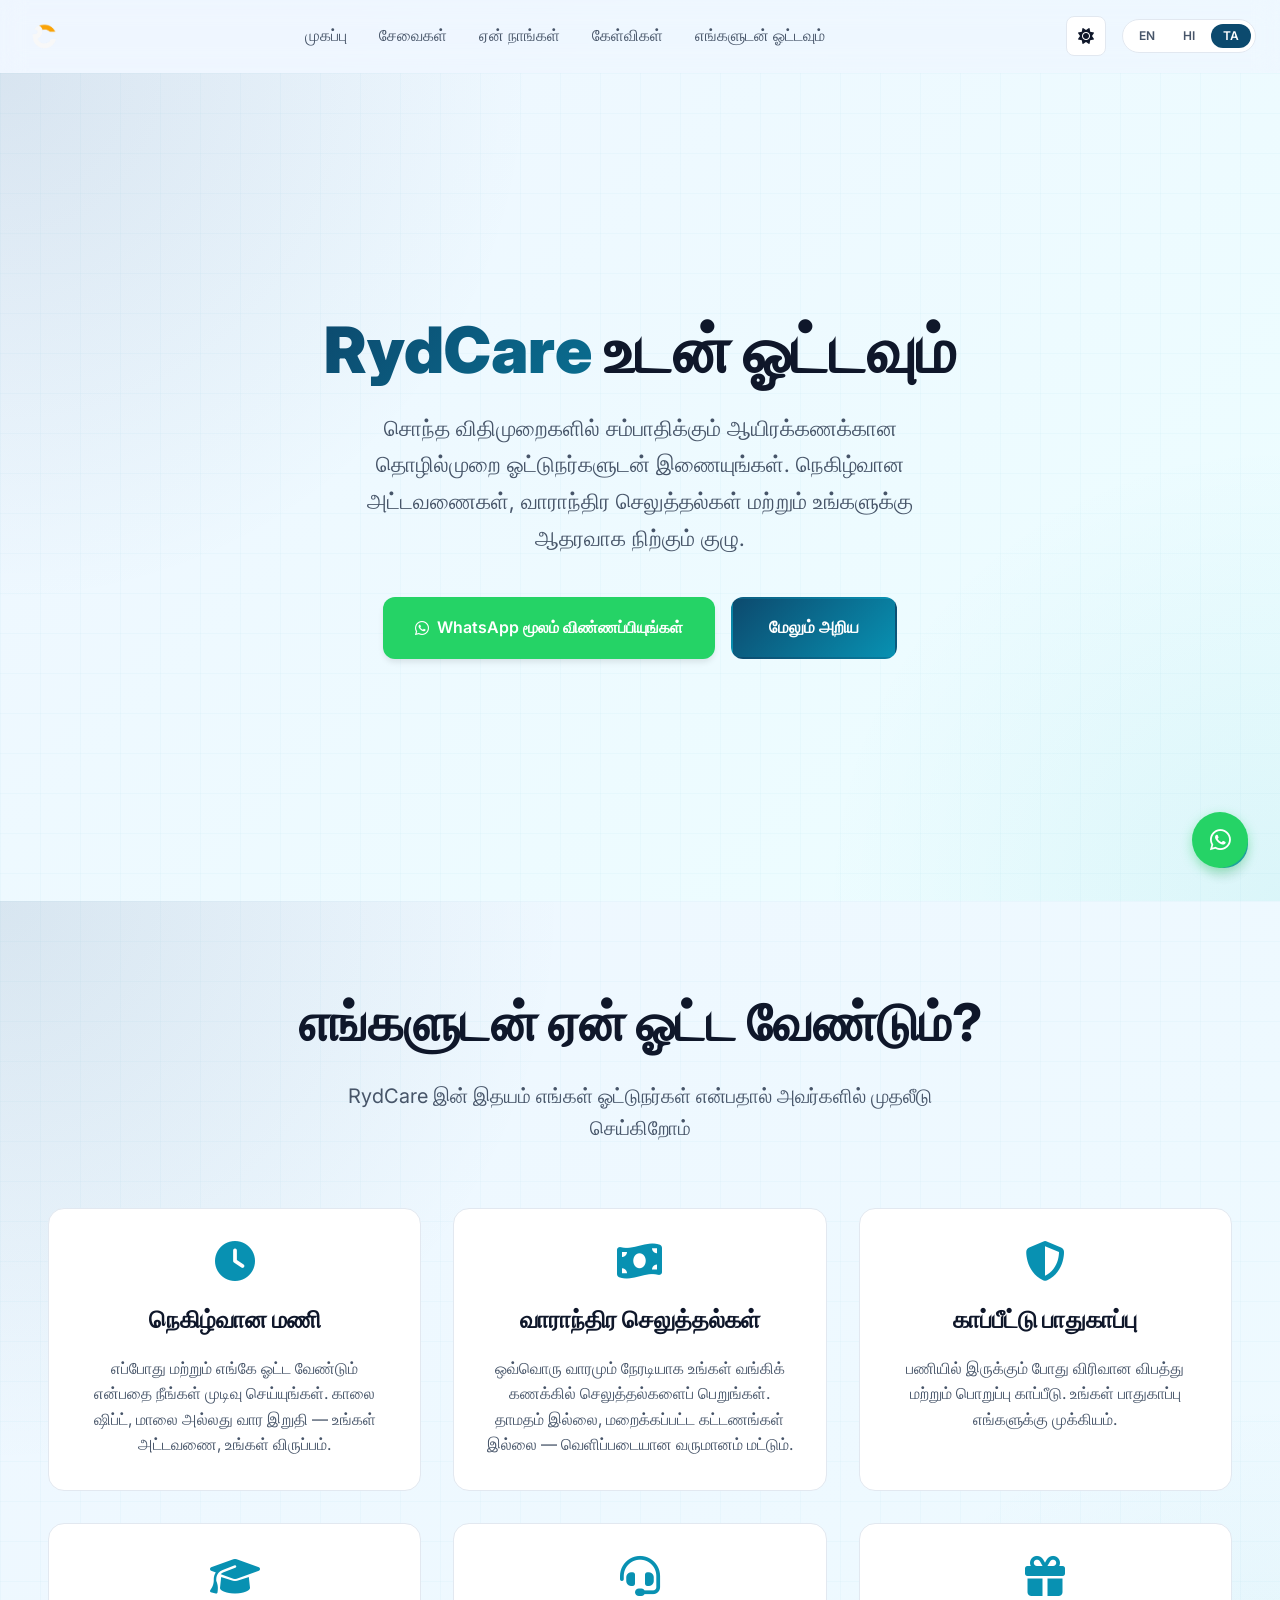
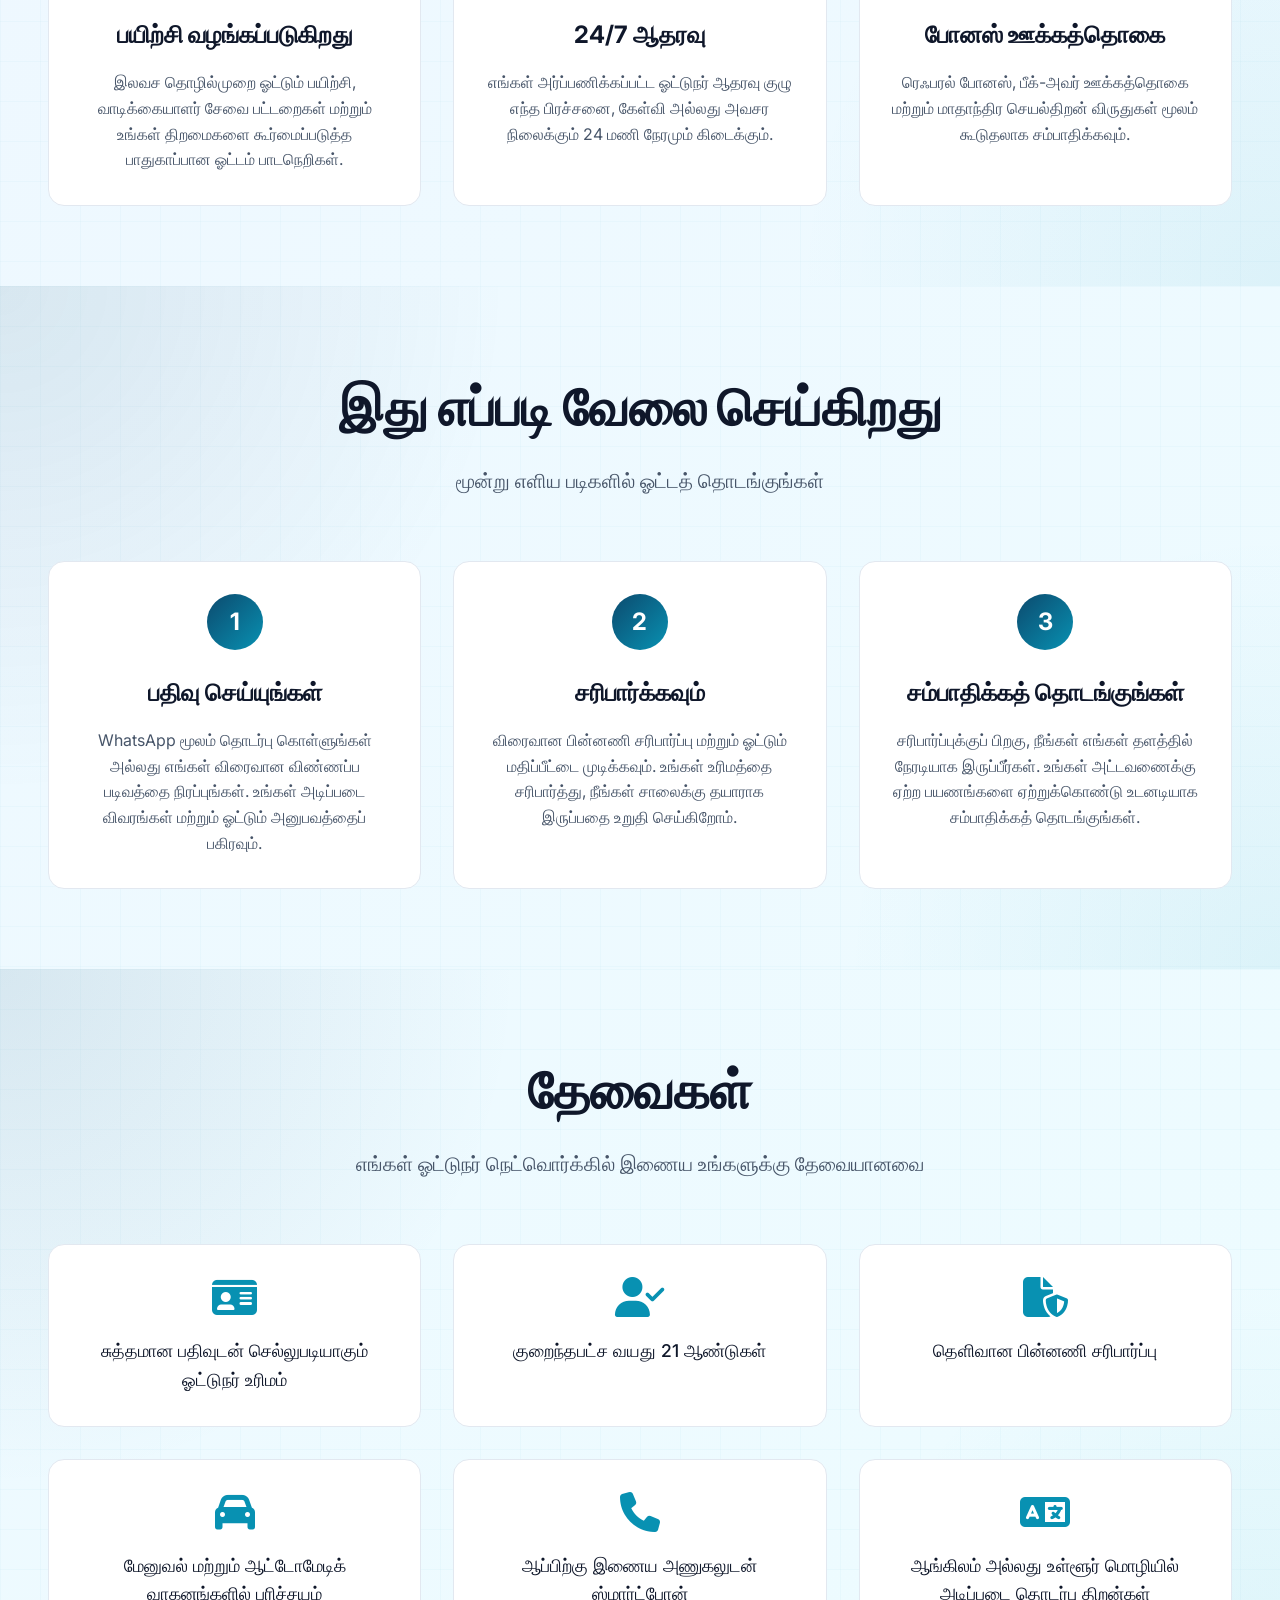
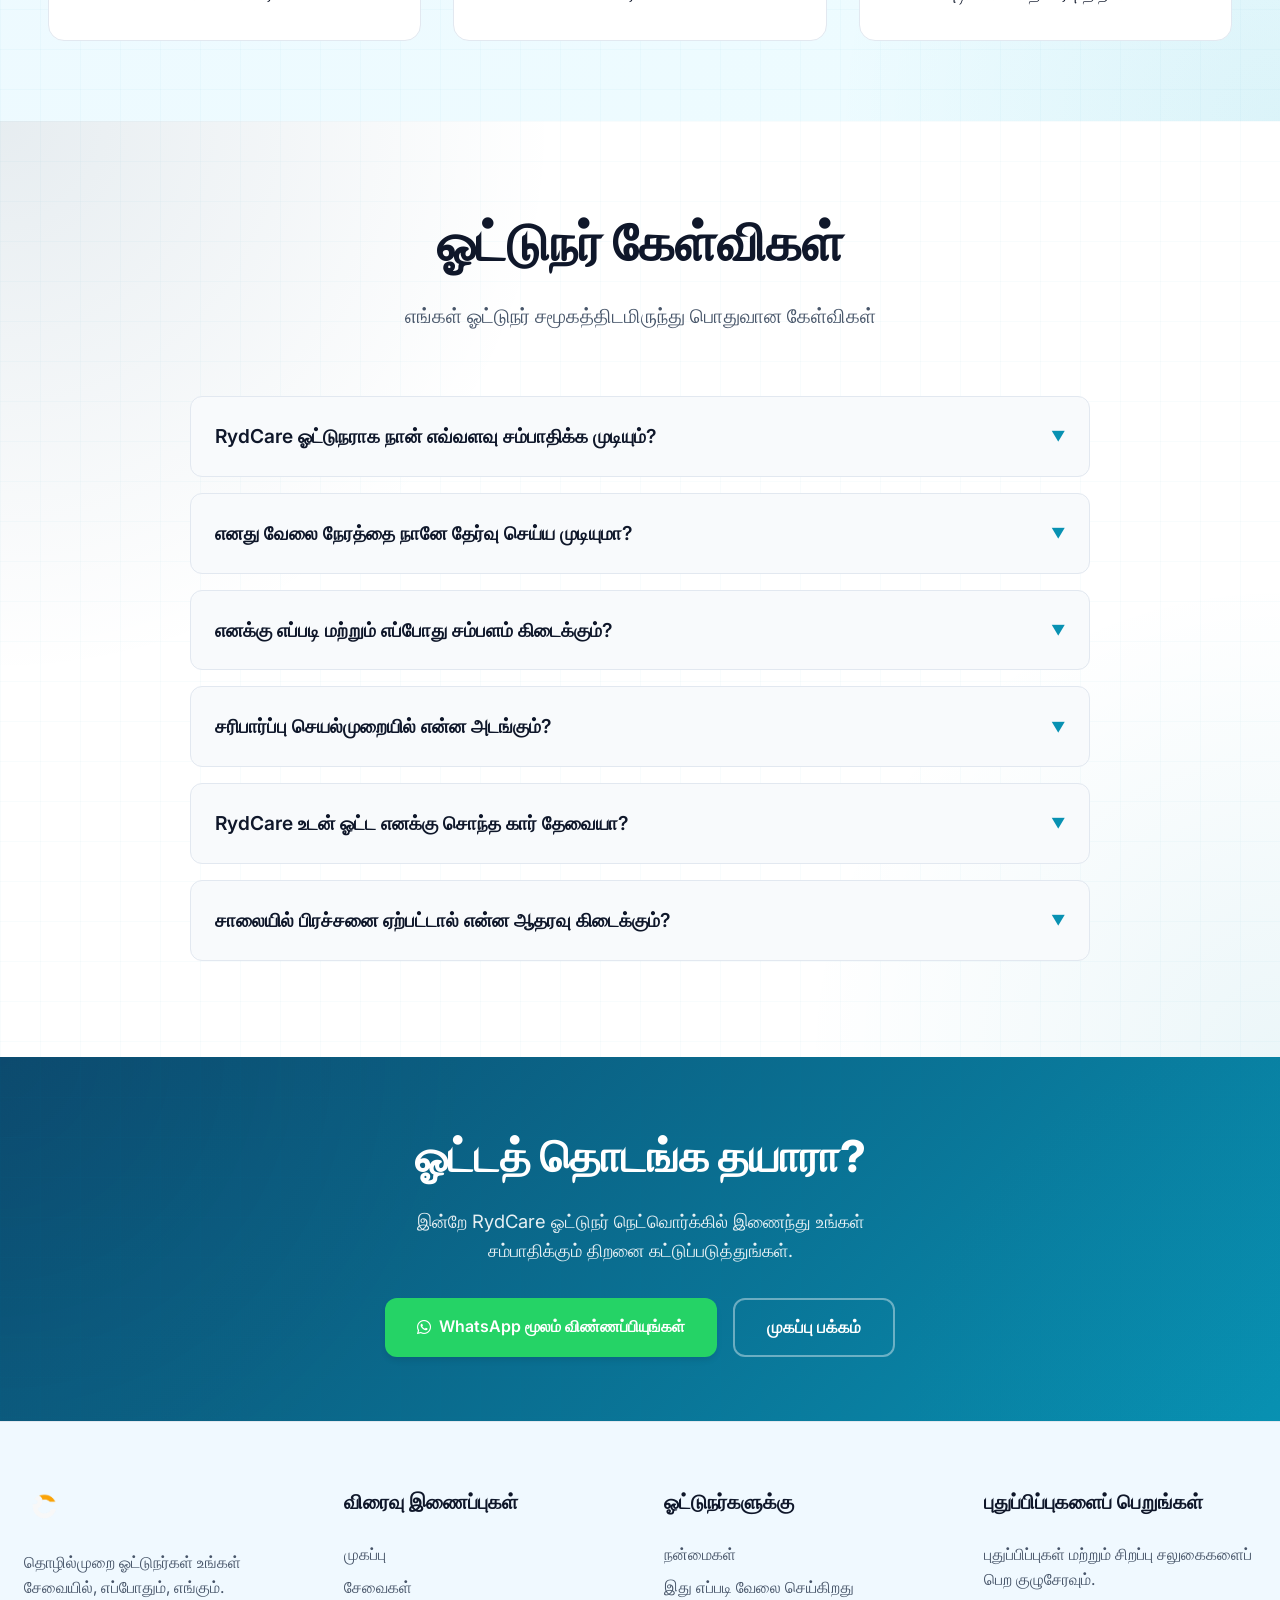
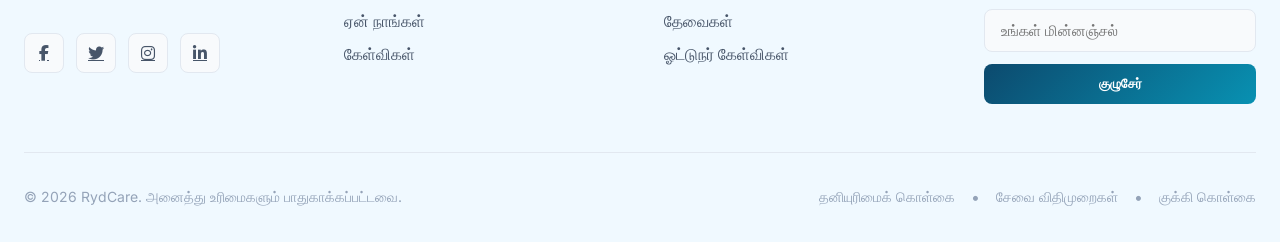
<file: driver-ta.html>
<!DOCTYPE html>
<html lang="ta" id="top">

<head>
    <meta charset="UTF-8">
    <meta name="viewport" content="width=device-width, initial-scale=1.0">
    <meta name="description"
        content="RydCare உடன் ஓட்டவும் — நெகிழ்வான மணி, வாராந்திர செலுத்தல்கள் மற்றும் அர்ப்பணிக்கப்பட்ட ஆதரவு. எங்கள் தொழில்முறை ஓட்டுநர்களின் நெட்வொர்க்கில் இணைந்து உங்கள் அட்டவணையில் சம்பாதிக்கவும்.">
    <meta name="keywords" content="எங்களுடன் ஓட்டவும், ஓட்டுநர் வேலைகள், சாரதி வேலைகள், நெகிழ்வான ஓட்டம், ஓட்டுநராக சம்பாதிக்கவும்">
    <title>RydCare உடன் ஓட்டவும் - எங்கள் ஓட்டுநர் நெட்வொர்க்கில் இணையுங்கள்</title>

    <!-- Preload other language pages for faster switching -->
    <link rel="prerender" href="index.html">
    <link rel="prerender" href="index-hi.html">
    <link rel="prerender" href="index-ta.html">
    <link rel="prerender" href="driver.html">
    <link rel="prerender" href="driver-hi.html">

    <!-- Font Awesome for icons -->
    <link rel="stylesheet" href="https://cdnjs.cloudflare.com/ajax/libs/font-awesome/6.5.0/css/all.min.css">

    <!-- Google Fonts -->
    <link rel="preconnect" href="https://fonts.googleapis.com">
    <link rel="preconnect" href="https://fonts.gstatic.com" crossorigin>
    <link
        href="https://fonts.googleapis.com/css2?family=Inter:wght@400;500;600;700;800;900&family=Space+Grotesk:wght@500;600;700&display=swap"
        rel="stylesheet">

    <!-- Custom CSS -->
    <link rel="stylesheet" href="css/styles.css">
</head>

<body class="font-sans antialiased" style="background: var(--gradient-soft);">

    <!-- Skip to main content (Accessibility) -->
    <a href="#main-content" class="skip-link">முக்கிய உள்ளடக்கத்திற்கு செல்லவும்</a>

    <!-- Hidden checkboxes for CSS-only interactivity -->
    <input type="checkbox" id="dark-toggle" class="hidden" aria-label="டார்க் மோட் மாற்று">
    <input type="checkbox" id="menu-toggle" class="hidden" aria-label="மொபைல் மெனு மாற்று">

    <!-- Persist dark mode preference -->
    <script>
        if (localStorage.getItem('darkMode') === 'true') {
            document.getElementById('dark-toggle').checked = true;
        }
        document.getElementById('dark-toggle').addEventListener('change', function() {
            localStorage.setItem('darkMode', this.checked);
        });
    </script>

    <!-- Navigation -->
    <header class="header-nav">
        <nav class="nav-container" aria-label="முக்கிய வழிசெலுத்தல்">
            <div class="nav-content">
                <!-- Logo -->
                <div class="logo-container">
                    <a href="index-ta.html#top" class="logo" aria-label="RydCare முகப்பு">
                        <img src="assets/logo-rc-symbol.png" alt="RydCare" class="logo-image">
                    </a>
                </div>

                <!-- Desktop Navigation Links -->
                <ul class="nav-links">
                    <li><a href="index-ta.html#home" class="nav-link">முகப்பு</a></li>
                    <li><a href="index-ta.html#services" class="nav-link">சேவைகள்</a></li>
                    <li><a href="index-ta.html#why-us" class="nav-link">ஏன் நாங்கள்</a></li>
                    <li><a href="index-ta.html#faq" class="nav-link">கேள்விகள்</a></li>
                    <li><a href="driver-ta.html" class="nav-link">எங்களுடன் ஓட்டவும்</a></li>
                </ul>

                <!-- Controls -->
                <div class="nav-controls">
                    <!-- Dark Mode Toggle -->
                    <label for="dark-toggle" class="dark-mode-toggle" aria-label="டார்க் மோட் மாற்று" role="button"
                        tabindex="0">
                        <i class="fa-solid fa-sun sun-icon" aria-hidden="true"></i>
                        <i class="fa-solid fa-moon moon-icon" aria-hidden="true"></i>
                    </label>

                    <!-- Language Switcher -->
                    <div class="lang-switcher">
                        <a href="driver.html" class="lang-btn">EN</a>
                        <a href="driver-hi.html" class="lang-btn">HI</a>
                        <a href="driver-ta.html" class="lang-btn active">TA</a>
                    </div>

                    <!-- Mobile Menu Toggle -->
                    <label for="menu-toggle" class="hamburger" aria-label="மெனு மாற்று" role="button" tabindex="0">
                        <span class="hamburger-line"></span>
                        <span class="hamburger-line"></span>
                        <span class="hamburger-line"></span>
                    </label>
                </div>
            </div>

            <!-- Mobile Navigation Menu -->
            <div class="mobile-menu">
                <ul class="mobile-menu-links">
                    <li><a href="index-ta.html#home" class="mobile-menu-link">முகப்பு</a></li>
                    <li><a href="index-ta.html#services" class="mobile-menu-link">சேவைகள்</a></li>
                    <li><a href="index-ta.html#why-us" class="mobile-menu-link">ஏன் நாங்கள்</a></li>
                    <li><a href="index-ta.html#faq" class="mobile-menu-link">கேள்விகள்</a></li>
                    <li><a href="driver-ta.html" class="mobile-menu-link">எங்களுடன் ஓட்டவும்</a></li>
                </ul>
                <div class="mobile-lang-switcher">
                    <a href="driver.html" class="lang-btn">EN</a>
                    <a href="driver-hi.html" class="lang-btn">HI</a>
                    <a href="driver-ta.html" class="lang-btn active">TA</a>
                </div>
            </div>
        </nav>
    </header>

    <!-- Main Content -->
    <main id="main-content">

        <!-- Driver Hero Section -->
        <section id="home" class="driver-hero">
            <div class="driver-hero-container">
                <h1 class="driver-hero-title">
                    <span class="gradient-text">RydCare</span> உடன் ஓட்டவும்
                </h1>
                <p class="driver-hero-subtitle">
                    சொந்த விதிமுறைகளில் சம்பாதிக்கும் ஆயிரக்கணக்கான தொழில்முறை ஓட்டுநர்களுடன் இணையுங்கள். நெகிழ்வான அட்டவணைகள், வாராந்திர செலுத்தல்கள் மற்றும் உங்களுக்கு ஆதரவாக நிற்கும் குழு.
                </p>
                <div class="driver-hero-cta">
                    <a href="https://wa.me/YOUR_NUMBER?text=வணக்கம்%2C%20RydCare%20உடன்%20ஓட்ட%20ஆர்வமாக%20உள்ளேன்" class="btn btn-whatsapp" target="_blank" rel="noopener noreferrer">
                        <i class="fa-brands fa-whatsapp" style="margin-right: 0.5rem;" aria-hidden="true"></i>
                        WhatsApp மூலம் விண்ணப்பியுங்கள்
                    </a>
                    <a href="#benefits" class="btn btn-secondary">
                        மேலும் அறிய
                    </a>
                </div>
            </div>
        </section>

        <!-- Benefits Section -->
        <section id="benefits" class="driver-benefits gradient-backdrop">
            <div class="container">
                <div class="section-header">
                    <h2 class="section-title">எங்களுடன் ஏன் ஓட்ட வேண்டும்?</h2>
                    <p class="section-subtitle">RydCare இன் இதயம் எங்கள் ஓட்டுநர்கள் என்பதால் அவர்களில் முதலீடு செய்கிறோம்</p>
                </div>

                <div class="benefits-grid">
                    <div class="benefit-card">
                        <div class="benefit-icon">
                            <i class="fa-solid fa-clock" aria-hidden="true"></i>
                        </div>
                        <h3 class="benefit-title">நெகிழ்வான மணி</h3>
                        <p class="benefit-desc">எப்போது மற்றும் எங்கே ஓட்ட வேண்டும் என்பதை நீங்கள் முடிவு செய்யுங்கள். காலை ஷிப்ட், மாலை அல்லது வார இறுதி — உங்கள் அட்டவணை, உங்கள் விருப்பம்.</p>
                    </div>

                    <div class="benefit-card">
                        <div class="benefit-icon">
                            <i class="fa-solid fa-money-bill-wave" aria-hidden="true"></i>
                        </div>
                        <h3 class="benefit-title">வாராந்திர செலுத்தல்கள்</h3>
                        <p class="benefit-desc">ஒவ்வொரு வாரமும் நேரடியாக உங்கள் வங்கிக் கணக்கில் செலுத்தல்களைப் பெறுங்கள். தாமதம் இல்லை, மறைக்கப்பட்ட கட்டணங்கள் இல்லை — வெளிப்படையான வருமானம் மட்டும்.</p>
                    </div>

                    <div class="benefit-card">
                        <div class="benefit-icon">
                            <i class="fa-solid fa-shield-halved" aria-hidden="true"></i>
                        </div>
                        <h3 class="benefit-title">காப்பீட்டு பாதுகாப்பு</h3>
                        <p class="benefit-desc">பணியில் இருக்கும் போது விரிவான விபத்து மற்றும் பொறுப்பு காப்பீடு. உங்கள் பாதுகாப்பு எங்களுக்கு முக்கியம்.</p>
                    </div>

                    <div class="benefit-card">
                        <div class="benefit-icon">
                            <i class="fa-solid fa-graduation-cap" aria-hidden="true"></i>
                        </div>
                        <h3 class="benefit-title">பயிற்சி வழங்கப்படுகிறது</h3>
                        <p class="benefit-desc">இலவச தொழில்முறை ஓட்டும் பயிற்சி, வாடிக்கையாளர் சேவை பட்டறைகள் மற்றும் உங்கள் திறமைகளை கூர்மைப்படுத்த பாதுகாப்பான ஓட்டம் பாடநெறிகள்.</p>
                    </div>

                    <div class="benefit-card">
                        <div class="benefit-icon">
                            <i class="fa-solid fa-headset" aria-hidden="true"></i>
                        </div>
                        <h3 class="benefit-title">24/7 ஆதரவு</h3>
                        <p class="benefit-desc">எங்கள் அர்ப்பணிக்கப்பட்ட ஓட்டுநர் ஆதரவு குழு எந்த பிரச்சனை, கேள்வி அல்லது அவசர நிலைக்கும் 24 மணி நேரமும் கிடைக்கும்.</p>
                    </div>

                    <div class="benefit-card">
                        <div class="benefit-icon">
                            <i class="fa-solid fa-gift" aria-hidden="true"></i>
                        </div>
                        <h3 class="benefit-title">போனஸ் ஊக்கத்தொகை</h3>
                        <p class="benefit-desc">ரெஃபரல் போனஸ், பீக்-அவர் ஊக்கத்தொகை மற்றும் மாதாந்திர செயல்திறன் விருதுகள் மூலம் கூடுதலாக சம்பாதிக்கவும்.</p>
                    </div>
                </div>
            </div>
        </section>

        <!-- How It Works Section -->
        <section id="how-it-works" class="driver-steps gradient-backdrop">
            <div class="container">
                <div class="section-header">
                    <h2 class="section-title">இது எப்படி வேலை செய்கிறது</h2>
                    <p class="section-subtitle">மூன்று எளிய படிகளில் ஓட்டத் தொடங்குங்கள்</p>
                </div>

                <div class="steps-container">
                    <div class="step-card">
                        <div class="step-number">1</div>
                        <h3 class="step-title">பதிவு செய்யுங்கள்</h3>
                        <p class="step-desc">WhatsApp மூலம் தொடர்பு கொள்ளுங்கள் அல்லது எங்கள் விரைவான விண்ணப்ப படிவத்தை நிரப்புங்கள். உங்கள் அடிப்படை விவரங்கள் மற்றும் ஓட்டும் அனுபவத்தைப் பகிரவும்.</p>
                    </div>

                    <div class="step-card">
                        <div class="step-number">2</div>
                        <h3 class="step-title">சரிபார்க்கவும்</h3>
                        <p class="step-desc">விரைவான பின்னணி சரிபார்ப்பு மற்றும் ஓட்டும் மதிப்பீட்டை முடிக்கவும். உங்கள் உரிமத்தை சரிபார்த்து, நீங்கள் சாலைக்கு தயாராக இருப்பதை உறுதி செய்கிறோம்.</p>
                    </div>

                    <div class="step-card">
                        <div class="step-number">3</div>
                        <h3 class="step-title">சம்பாதிக்கத் தொடங்குங்கள்</h3>
                        <p class="step-desc">சரிபார்ப்புக்குப் பிறகு, நீங்கள் எங்கள் தளத்தில் நேரடியாக இருப்பீர்கள். உங்கள் அட்டவணைக்கு ஏற்ற பயணங்களை ஏற்றுக்கொண்டு உடனடியாக சம்பாதிக்கத் தொடங்குங்கள்.</p>
                    </div>
                </div>
            </div>
        </section>

        <!-- Requirements Section -->
        <section id="requirements" class="driver-requirements gradient-backdrop">
            <div class="container">
                <div class="section-header">
                    <h2 class="section-title">தேவைகள்</h2>
                    <p class="section-subtitle">எங்கள் ஓட்டுநர் நெட்வொர்க்கில் இணைய உங்களுக்கு தேவையானவை</p>
                </div>

                <div class="requirements-list">
                    <div class="requirement-item">
                        <div class="requirement-icon">
                            <i class="fa-solid fa-id-card" aria-hidden="true"></i>
                        </div>
                        <p class="requirement-text">சுத்தமான பதிவுடன் செல்லுபடியாகும் ஓட்டுநர் உரிமம்</p>
                    </div>

                    <div class="requirement-item">
                        <div class="requirement-icon">
                            <i class="fa-solid fa-user-check" aria-hidden="true"></i>
                        </div>
                        <p class="requirement-text">குறைந்தபட்ச வயது 21 ஆண்டுகள்</p>
                    </div>

                    <div class="requirement-item">
                        <div class="requirement-icon">
                            <i class="fa-solid fa-file-shield" aria-hidden="true"></i>
                        </div>
                        <p class="requirement-text">தெளிவான பின்னணி சரிபார்ப்பு</p>
                    </div>

                    <div class="requirement-item">
                        <div class="requirement-icon">
                            <i class="fa-solid fa-car" aria-hidden="true"></i>
                        </div>
                        <p class="requirement-text">மேனுவல் மற்றும் ஆட்டோமேடிக் வாகனங்களில் பரிச்சயம்</p>
                    </div>

                    <div class="requirement-item">
                        <div class="requirement-icon">
                            <i class="fa-solid fa-phone" aria-hidden="true"></i>
                        </div>
                        <p class="requirement-text">ஆப்பிற்கு இணைய அணுகலுடன் ஸ்மார்ட்போன்</p>
                    </div>

                    <div class="requirement-item">
                        <div class="requirement-icon">
                            <i class="fa-solid fa-language" aria-hidden="true"></i>
                        </div>
                        <p class="requirement-text">ஆங்கிலம் அல்லது உள்ளூர் மொழியில் அடிப்படை தொடர்பு திறன்கள்</p>
                    </div>
                </div>
            </div>
        </section>

        <!-- Driver FAQ Section -->
        <section id="faq" class="faq-section gradient-backdrop">
            <div class="container">
                <div class="section-header">
                    <h2 class="section-title">ஓட்டுநர் கேள்விகள்</h2>
                    <p class="section-subtitle">எங்கள் ஓட்டுநர் சமூகத்திடமிருந்து பொதுவான கேள்விகள்</p>
                </div>

                <div class="faq-container">
                    <details class="faq-item">
                        <summary class="faq-question">
                            RydCare ஓட்டுநராக நான் எவ்வளவு சம்பாதிக்க முடியும்?
                        </summary>
                        <p class="faq-answer">
                            வருமானம் நீங்கள் எத்தனை மணி நேரம் ஓட்டுகிறீர்கள், எந்த வகையான சேவைகளை வழங்குகிறீர்கள் மற்றும் உங்கள் இருப்பிடம் ஆகியவற்றைப் பொறுத்தது. எங்கள் முழுநேர ஓட்டுநர்களில் பெரும்பாலோர் போட்டி மாதாந்திர வருமானத்தை ஈட்டுகிறார்கள், மற்றும் பகுதிநேர ஓட்டுநர்கள் தங்கள் வருமானத்தை நெகிழ்வான முறையில் அதிகரிக்கலாம். மறைக்கப்பட்ட கட்டணங்கள் இல்லாத வெளிப்படையான மணிக்கு மற்றும் பயணத்திற்கான விகிதங்களை நாங்கள் வழங்குகிறோம்.
                        </p>
                    </details>

                    <details class="faq-item">
                        <summary class="faq-question">
                            எனது வேலை நேரத்தை நானே தேர்வு செய்ய முடியுமா?
                        </summary>
                        <p class="faq-answer">
                            நிச்சயமாக. நீங்கள் ஓட்ட எப்போது கிடைப்பீர்கள் என்பதை நீங்கள் முடிவு செய்கிறீர்கள். காலை, மாலை, வார இறுதி அல்லது குறிப்பிட்ட நாட்களில் மட்டும் வேலை செய்ய விரும்பினாலும் — அது முற்றிலும் உங்களைப் பொறுத்தது. ஓட்டுநர் ஆப் மூலம் எந்த நேரத்திலும் உங்கள் கிடைக்கும் தன்மையை புதுப்பிக்கலாம்.
                        </p>
                    </details>

                    <details class="faq-item">
                        <summary class="faq-question">
                            எனக்கு எப்படி மற்றும் எப்போது சம்பளம் கிடைக்கும்?
                        </summary>
                        <p class="faq-answer">
                            செலுத்தல்கள் வாராந்திர அடிப்படையில் செயலாக்கப்பட்டு நேரடியாக உங்கள் வங்கிக் கணக்கில் வரவு வைக்கப்படுகின்றன. ஒவ்வொரு வாரமும் முடிக்கப்பட்ட பயணங்கள், வேலை செய்த மணி மற்றும் சம்பாதித்த போனஸ் ஆகியவற்றைக் காட்டும் விரிவான வருமான பிரேக்க்டவுன் கிடைக்கும். தாமதம் இல்லை, ஆச்சரியங்கள் இல்லை.
                        </p>
                    </details>

                    <details class="faq-item">
                        <summary class="faq-question">
                            சரிபார்ப்பு செயல்முறையில் என்ன அடங்கும்?
                        </summary>
                        <p class="faq-answer">
                            எங்கள் சரிபார்ப்பில் பின்னணி சரிபார்ப்பு, ஓட்டும் உரிமம் சரிபார்ப்பு மற்றும் சுருக்கமான நடைமுறை ஓட்டும் மதிப்பீடு அடங்கும். இதற்கு பொதுவாக 2-3 வேலை நாட்கள் ஆகும். எங்கள் வாடிக்கையாளர்களின் பாதுகாப்பை உறுதி செய்வதற்கும் எங்கள் சேவையின் உயர் தரத்தை பராமரிப்பதற்கும் இதை செய்கிறோம்.
                        </p>
                    </details>

                    <details class="faq-item">
                        <summary class="faq-question">
                            RydCare உடன் ஓட்ட எனக்கு சொந்த கார் தேவையா?
                        </summary>
                        <p class="faq-answer">
                            இல்லை, உங்களுக்கு வாகனம் சொந்தமாக இருக்க தேவையில்லை. RydCare ஓட்டுநர்கள் வாடிக்கையாளர்களின் வாகனங்களை ஓட்ட நியமிக்கப்படுகிறார்கள். உங்கள் இருப்பிடம் மற்றும் நீங்கள் வசதியாக ஓட்டக்கூடிய வாகன வகையின் அடிப்படையில் பயணங்களுடன் பொருத்தப்படுவீர்கள். வெவ்வேறு வாகன வகைகளில் பயிற்சியும் வழங்குகிறோம்.
                        </p>
                    </details>

                    <details class="faq-item">
                        <summary class="faq-question">
                            சாலையில் பிரச்சனை ஏற்பட்டால் என்ன ஆதரவு கிடைக்கும்?
                        </summary>
                        <p class="faq-answer">
                            எங்கள் 24/7 ஓட்டுநர் ஆதரவு ஹெல்ப்லைன் எப்போதும் கிடைக்கும். வழிசெலுத்தல் பிரச்சனையாக இருந்தாலும், வாடிக்கையாளர் கவலையாக இருந்தாலும், வாகன பிரச்சனையாக இருந்தாலும் அல்லது அவசர நிலையாக இருந்தாலும் — எங்கள் குழு ஒரு அழைப்பு தொலைவில் உள்ளது. அவசரமற்ற கேள்விகளுக்கு ஆப்பில் சாட் வசதியும் உள்ளது.
                        </p>
                    </details>
                </div>
            </div>
        </section>

        <!-- CTA Banner -->
        <section class="driver-cta-banner gradient-backdrop">
            <div class="container">
                <h2 class="driver-cta-title">ஓட்டத் தொடங்க தயாரா?</h2>
                <p class="driver-cta-desc">
                    இன்றே RydCare ஓட்டுநர் நெட்வொர்க்கில் இணைந்து உங்கள் சம்பாதிக்கும் திறனை கட்டுப்படுத்துங்கள்.
                </p>
                <div class="driver-cta-buttons">
                    <a href="https://wa.me/YOUR_NUMBER?text=வணக்கம்%2C%20RydCare%20உடன்%20ஓட்ட%20ஆர்வமாக%20உள்ளேன்" class="btn btn-whatsapp" target="_blank" rel="noopener noreferrer">
                        <i class="fa-brands fa-whatsapp" style="margin-right: 0.5rem;" aria-hidden="true"></i>
                        WhatsApp மூலம் விண்ணப்பியுங்கள்
                    </a>
                    <a href="index-ta.html" class="btn btn-secondary">
                        முகப்பு பக்கம்
                    </a>
                </div>
            </div>
        </section>

    </main>

    <!-- Footer -->
    <footer class="footer">
        <div class="container">
            <div class="footer-content">
                <div class="footer-column">
                    <div class="footer-logo">
                        <img src="assets/logo-rc-symbol.png" alt="RydCare">
                    </div>
                    <p class="footer-tagline">
                        தொழில்முறை ஓட்டுநர்கள் உங்கள் சேவையில், எப்போதும், எங்கும்.
                    </p>
                    <div class="social-links">
                        <a href="#" class="social-link" aria-label="Facebook">
                            <i class="fa-brands fa-facebook-f" aria-hidden="true"></i>
                        </a>
                        <a href="#" class="social-link" aria-label="Twitter">
                            <i class="fa-brands fa-twitter" aria-hidden="true"></i>
                        </a>
                        <a href="#" class="social-link" aria-label="Instagram">
                            <i class="fa-brands fa-instagram" aria-hidden="true"></i>
                        </a>
                        <a href="#" class="social-link" aria-label="LinkedIn">
                            <i class="fa-brands fa-linkedin-in" aria-hidden="true"></i>
                        </a>
                    </div>
                </div>

                <div class="footer-column">
                    <h4 class="footer-title">விரைவு இணைப்புகள்</h4>
                    <ul class="footer-links">
                        <li><a href="index-ta.html#home">முகப்பு</a></li>
                        <li><a href="index-ta.html#services">சேவைகள்</a></li>
                        <li><a href="index-ta.html#why-us">ஏன் நாங்கள்</a></li>
                        <li><a href="index-ta.html#faq">கேள்விகள்</a></li>
                    </ul>
                </div>

                <div class="footer-column">
                    <h4 class="footer-title">ஓட்டுநர்களுக்கு</h4>
                    <ul class="footer-links">
                        <li><a href="#benefits">நன்மைகள்</a></li>
                        <li><a href="#how-it-works">இது எப்படி வேலை செய்கிறது</a></li>
                        <li><a href="#requirements">தேவைகள்</a></li>
                        <li><a href="#faq">ஓட்டுநர் கேள்விகள்</a></li>
                    </ul>
                </div>

                <div class="footer-column">
                    <h4 class="footer-title">புதுப்பிப்புகளைப் பெறுங்கள்</h4>
                    <p class="footer-text">
                        புதுப்பிப்புகள் மற்றும் சிறப்பு சலுகைகளைப் பெற குழுசேரவும்.
                    </p>
                    <form class="newsletter-form" aria-labelledby="newsletter-title">
                        <label for="email-input" class="sr-only">மின்னஞ்சல் முகவரி</label>
                        <input type="email" id="email-input" class="newsletter-input" placeholder="உங்கள் மின்னஞ்சல்"
                            required aria-required="true">
                        <button type="submit" class="newsletter-btn">
                            குழுசேர்
                        </button>
                    </form>
                </div>
            </div>

            <div class="footer-bottom">
                <p class="copyright">
                    © 2026 RydCare. அனைத்து உரிமைகளும் பாதுகாக்கப்பட்டவை.
                </p>
                <div class="legal-links">
                    <a href="#">தனியுரிமைக் கொள்கை</a>
                    <span class="separator">•</span>
                    <a href="#">சேவை விதிமுறைகள்</a>
                    <span class="separator">•</span>
                    <a href="#">குக்கி கொள்கை</a>
                </div>
            </div>
        </div>
    </footer>

    <!-- WhatsApp Floating Button -->
    <a href="https://wa.me/YOUR_NUMBER?text=Hi%2C%20I%27d%20like%20to%20enquire%20about%20driving%20with%20RydCare" class="whatsapp-float" target="_blank" rel="noopener noreferrer" aria-label="Chat on WhatsApp">
        <i class="fa-brands fa-whatsapp" aria-hidden="true"></i>
    </a>

    <!-- Back to Top Button -->
    <a href="#top" class="back-to-top" aria-label="மீண்டும் மேலே செல்லவும்">
        <i class="fa-solid fa-arrow-up" aria-hidden="true"></i>
    </a>

    <!-- JavaScript -->
    <script src="js/counter.js"></script>
    <script>
        (function() {
            var btn = document.querySelector('.back-to-top');
            if (!btn) return;
            function toggle() {
                if (window.scrollY > 400) {
                    btn.style.opacity = '0.9';
                    btn.style.visibility = 'visible';
                } else {
                    btn.style.opacity = '';
                    btn.style.visibility = '';
                }
            }
            window.addEventListener('scroll', toggle, { passive: true });
            toggle();
        })();
    </script>
    <script>
        if ('serviceWorker' in navigator) {
            navigator.serviceWorker.register('sw.js').then(() => {
                console.log('Service Worker registered');
            });
        }
    </script>
</body>

</html>
</file>
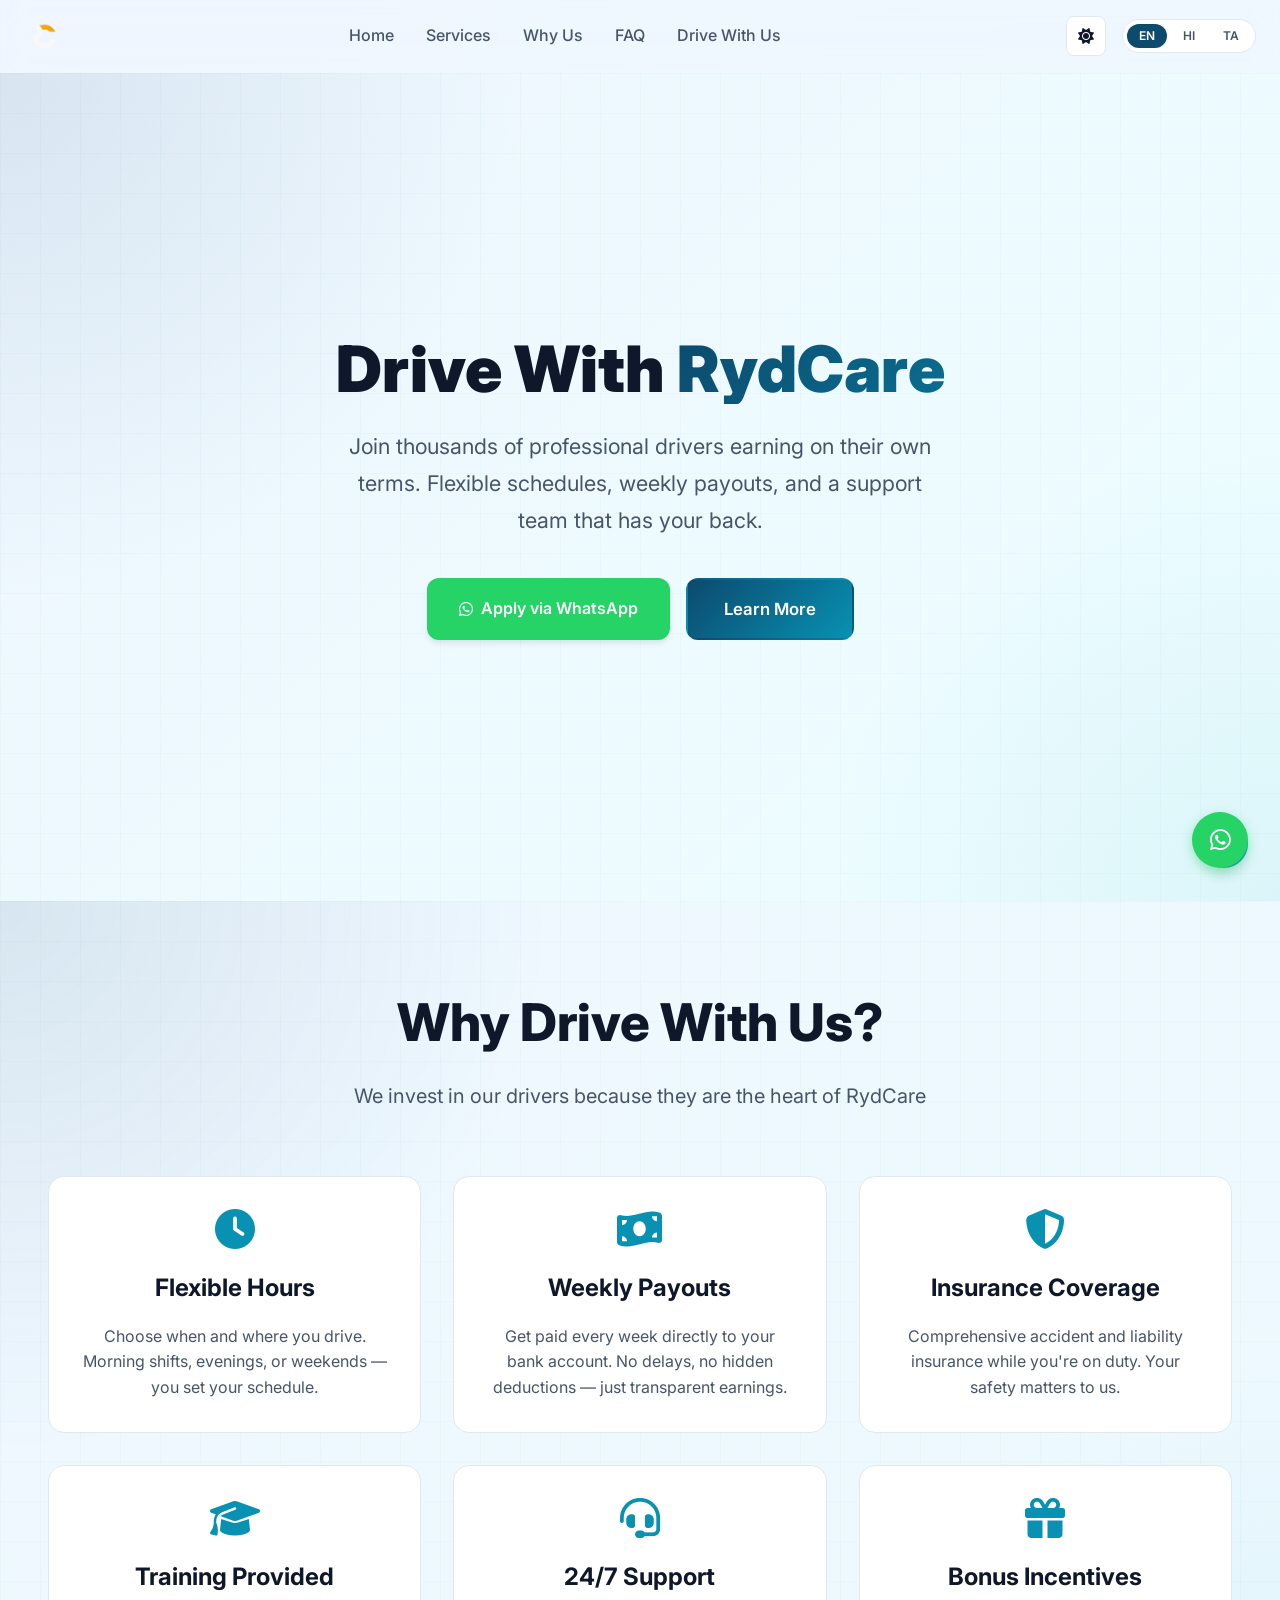
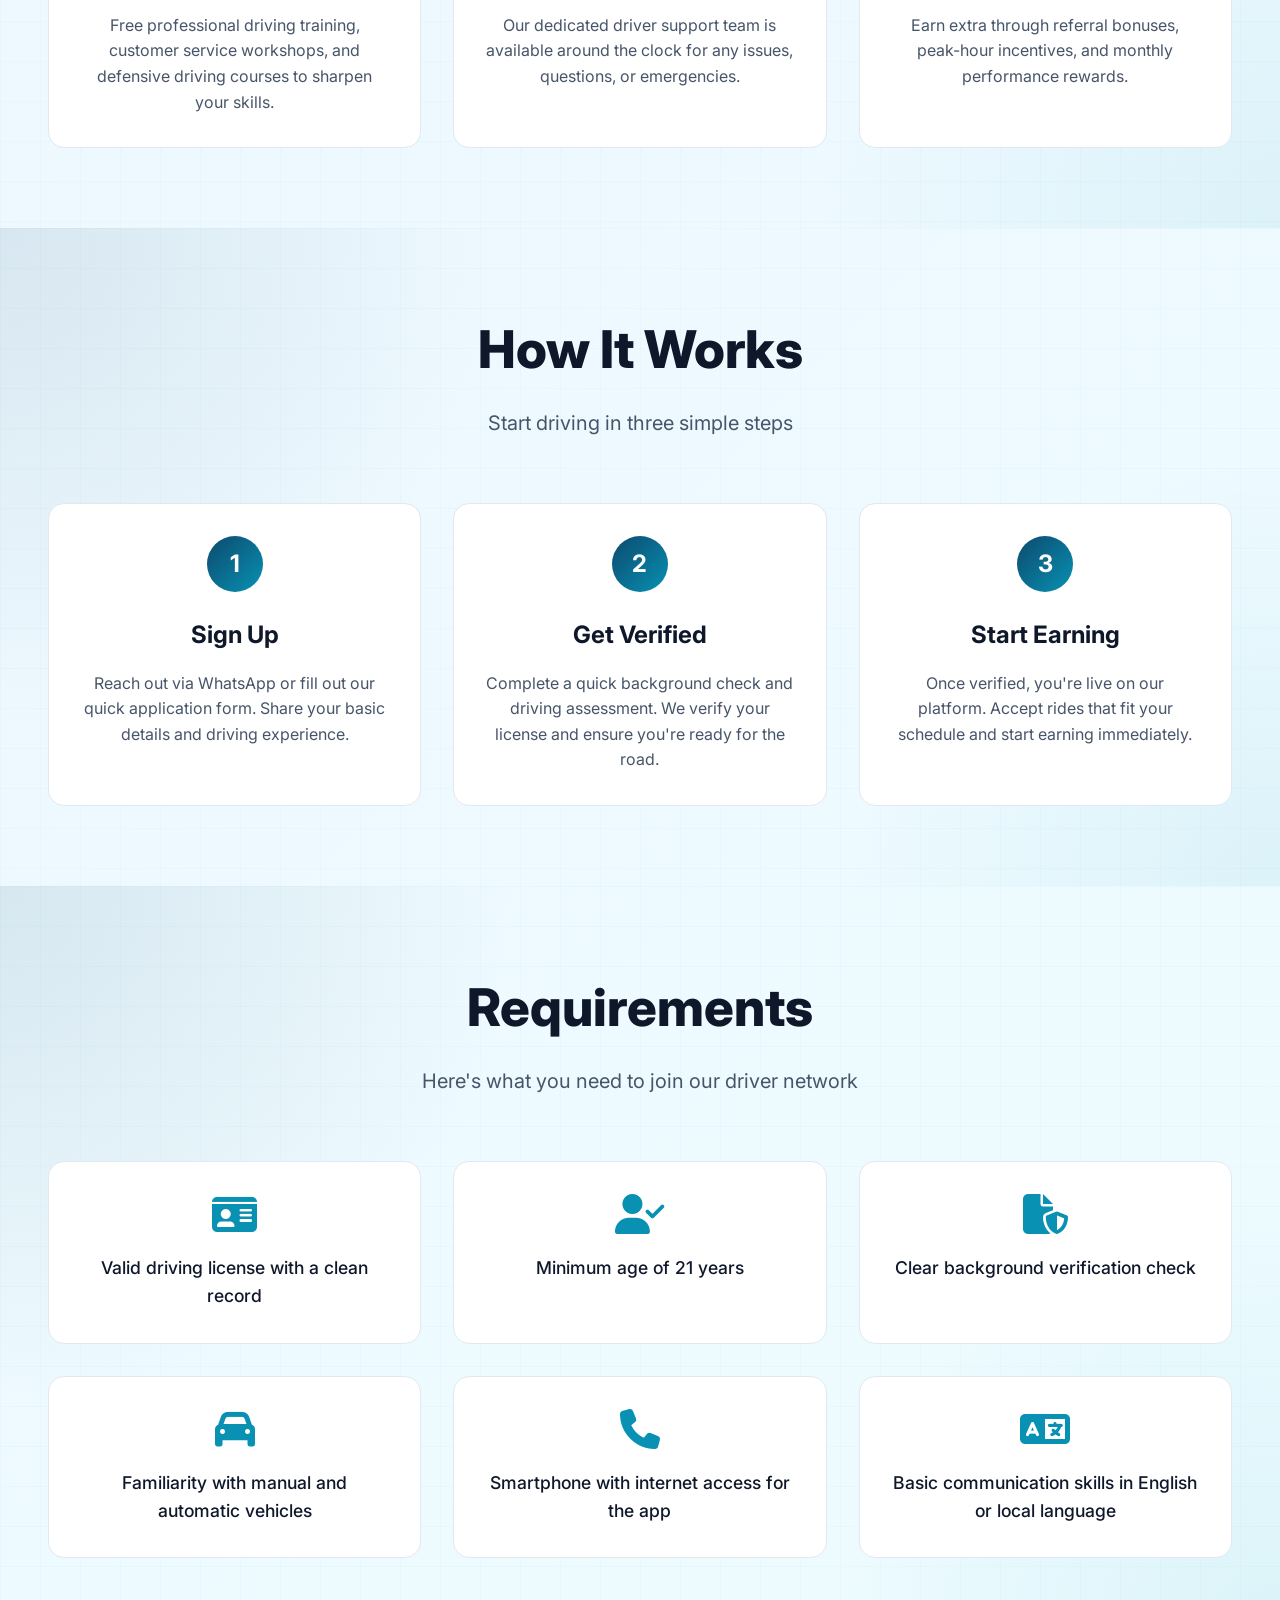
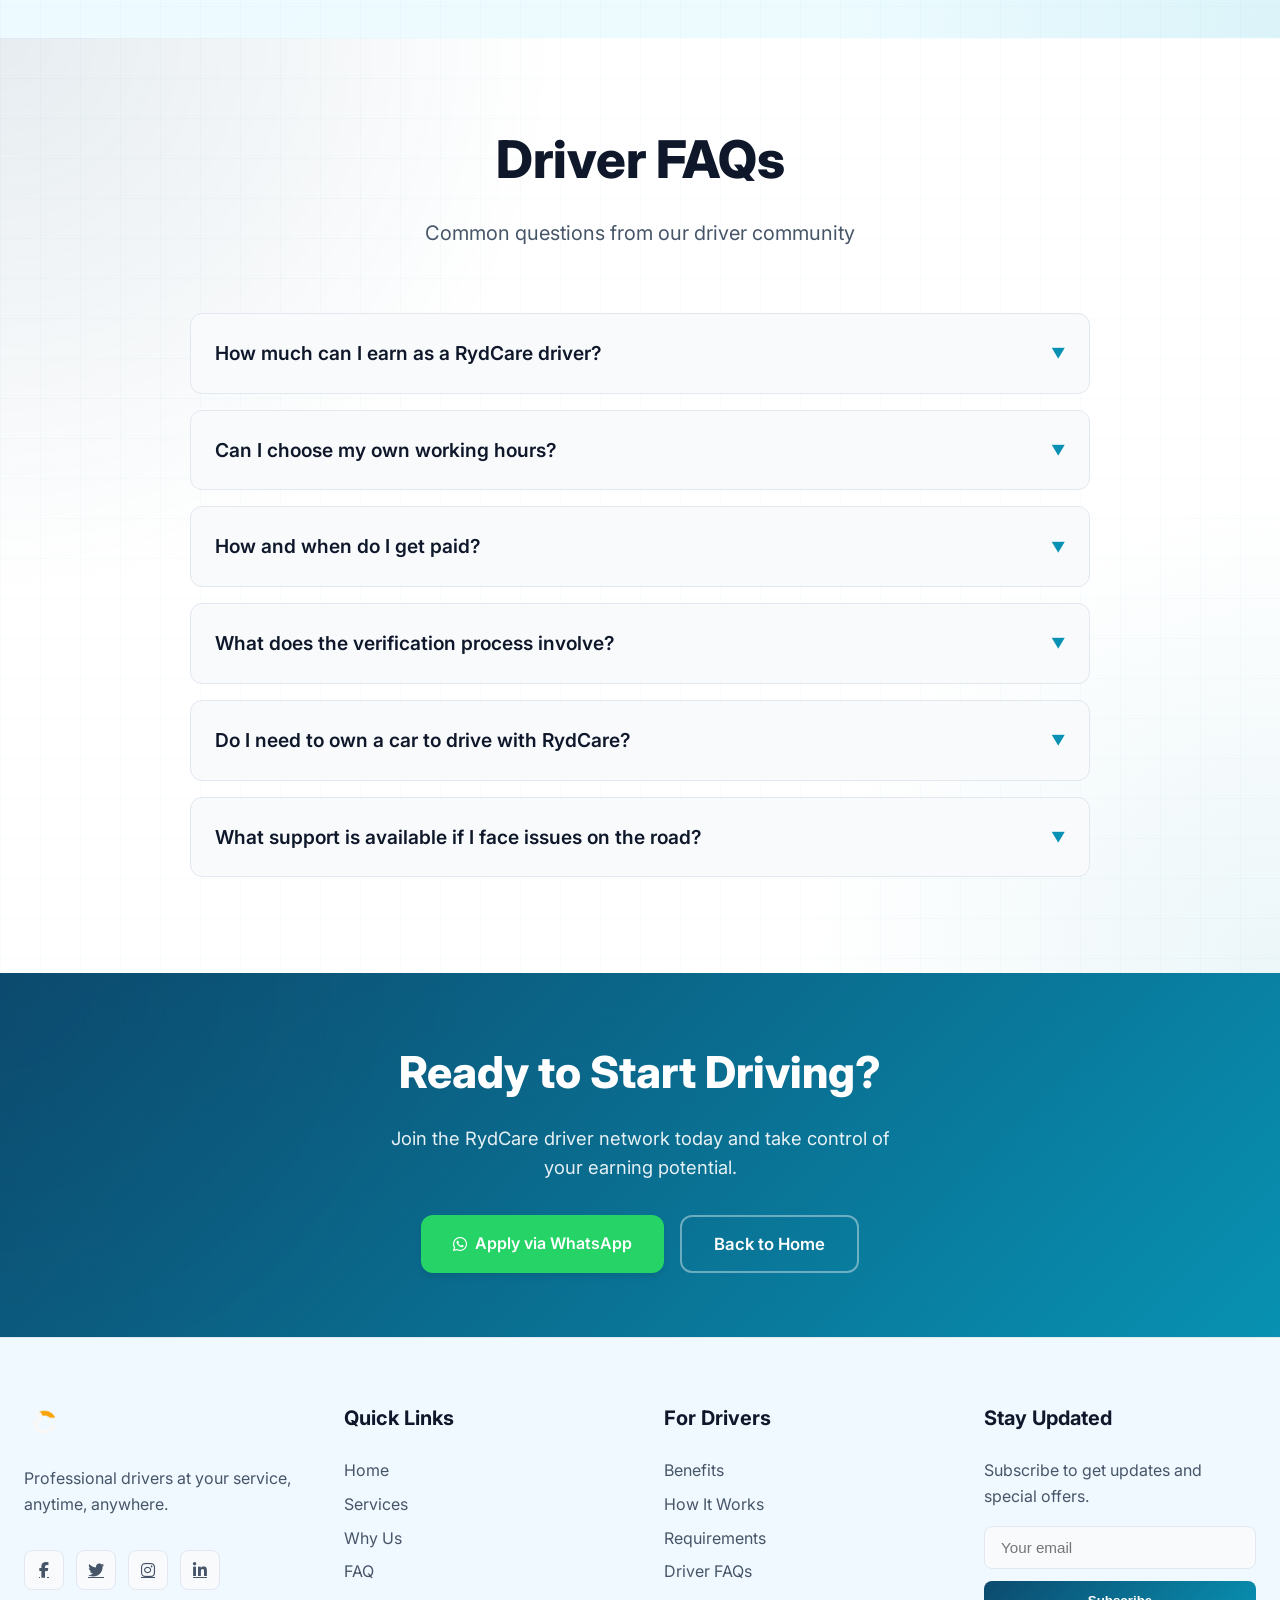
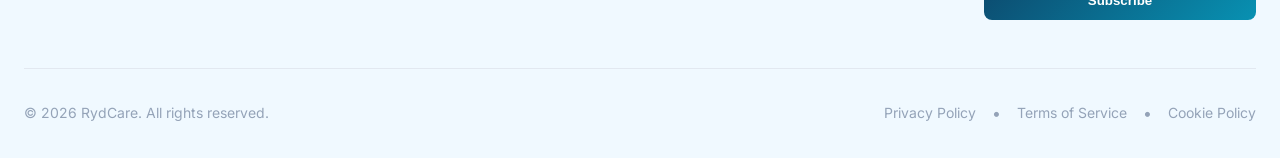
<file: driver.html>
<!DOCTYPE html>
<html lang="en" id="top">

<head>
    <meta charset="UTF-8">
    <meta name="viewport" content="width=device-width, initial-scale=1.0">
    <meta name="description"
        content="Drive with RydCare — flexible hours, weekly payouts, and dedicated support. Join our network of professional drivers and earn on your own schedule.">
    <meta name="keywords" content="drive with us, driver jobs, chauffeur jobs, flexible driving, earn as driver">
    <title>Drive With RydCare - Join Our Driver Network</title>

    <!-- Preload other language pages for faster switching -->
    <link rel="prerender" href="index.html">
    <link rel="prerender" href="index-hi.html">
    <link rel="prerender" href="index-ta.html">
    <link rel="prerender" href="driver-hi.html">
    <link rel="prerender" href="driver-ta.html">

    <!-- Font Awesome for icons -->
    <link rel="stylesheet" href="https://cdnjs.cloudflare.com/ajax/libs/font-awesome/6.5.0/css/all.min.css">

    <!-- Google Fonts -->
    <link rel="preconnect" href="https://fonts.googleapis.com">
    <link rel="preconnect" href="https://fonts.gstatic.com" crossorigin>
    <link
        href="https://fonts.googleapis.com/css2?family=Inter:wght@400;500;600;700;800;900&family=Space+Grotesk:wght@500;600;700&display=swap"
        rel="stylesheet">

    <!-- Custom CSS -->
    <link rel="stylesheet" href="css/styles.css">
</head>

<body class="font-sans antialiased" style="background: var(--gradient-soft);">

    <!-- Skip to main content (Accessibility) -->
    <a href="#main-content" class="skip-link">Skip to main content</a>

    <!-- Hidden checkboxes for CSS-only interactivity -->
    <input type="checkbox" id="dark-toggle" class="hidden" aria-label="Toggle dark mode">
    <input type="checkbox" id="menu-toggle" class="hidden" aria-label="Toggle mobile menu">

    <!-- Persist dark mode preference -->
    <script>
        if (localStorage.getItem('darkMode') === 'true') {
            document.getElementById('dark-toggle').checked = true;
        }
        document.getElementById('dark-toggle').addEventListener('change', function() {
            localStorage.setItem('darkMode', this.checked);
        });
    </script>

    <!-- Navigation -->
    <header class="header-nav">
        <nav class="nav-container" aria-label="Main navigation">
            <div class="nav-content">
                <!-- Logo -->
                <div class="logo-container">
                    <a href="index.html#top" class="logo" aria-label="RydCare Home">
                        <img src="assets/logo-rc-symbol.png" alt="RydCare" class="logo-image">
                    </a>
                </div>

                <!-- Desktop Navigation Links -->
                <ul class="nav-links">
                    <li><a href="index.html#home" class="nav-link">Home</a></li>
                    <li><a href="index.html#services" class="nav-link">Services</a></li>
                    <li><a href="index.html#why-us" class="nav-link">Why Us</a></li>
                    <li><a href="index.html#faq" class="nav-link">FAQ</a></li>
                    <li><a href="driver.html" class="nav-link">Drive With Us</a></li>
                </ul>

                <!-- Controls -->
                <div class="nav-controls">
                    <!-- Dark Mode Toggle -->
                    <label for="dark-toggle" class="dark-mode-toggle" aria-label="Toggle dark mode" role="button"
                        tabindex="0">
                        <i class="fa-solid fa-sun sun-icon" aria-hidden="true"></i>
                        <i class="fa-solid fa-moon moon-icon" aria-hidden="true"></i>
                    </label>

                    <!-- Language Switcher -->
                    <div class="lang-switcher">
                        <a href="driver.html" class="lang-btn active">EN</a>
                        <a href="driver-hi.html" class="lang-btn">HI</a>
                        <a href="driver-ta.html" class="lang-btn">TA</a>
                    </div>

                    <!-- Mobile Menu Toggle -->
                    <label for="menu-toggle" class="hamburger" aria-label="Toggle menu" role="button" tabindex="0">
                        <span class="hamburger-line"></span>
                        <span class="hamburger-line"></span>
                        <span class="hamburger-line"></span>
                    </label>
                </div>
            </div>

            <!-- Mobile Navigation Menu -->
            <div class="mobile-menu">
                <ul class="mobile-menu-links">
                    <li><a href="index.html#home" class="mobile-menu-link">Home</a></li>
                    <li><a href="index.html#services" class="mobile-menu-link">Services</a></li>
                    <li><a href="index.html#why-us" class="mobile-menu-link">Why Us</a></li>
                    <li><a href="index.html#faq" class="mobile-menu-link">FAQ</a></li>
                    <li><a href="driver.html" class="mobile-menu-link">Drive With Us</a></li>
                </ul>
                <div class="mobile-lang-switcher">
                    <a href="driver.html" class="lang-btn active">EN</a>
                    <a href="driver-hi.html" class="lang-btn">HI</a>
                    <a href="driver-ta.html" class="lang-btn">TA</a>
                </div>
            </div>
        </nav>
    </header>

    <!-- Main Content -->
    <main id="main-content">

        <!-- Driver Hero Section -->
        <section id="home" class="driver-hero">
            <div class="driver-hero-container">
                <h1 class="driver-hero-title">
                    Drive With <span class="gradient-text">RydCare</span>
                </h1>
                <p class="driver-hero-subtitle">
                    Join thousands of professional drivers earning on their own terms. Flexible schedules, weekly payouts, and a support team that has your back.
                </p>
                <div class="driver-hero-cta">
                    <a href="https://wa.me/YOUR_NUMBER?text=Hi%2C%20I%27m%20interested%20in%20driving%20with%20RydCare" class="btn btn-whatsapp" target="_blank" rel="noopener noreferrer">
                        <i class="fa-brands fa-whatsapp" style="margin-right: 0.5rem;" aria-hidden="true"></i>
                        Apply via WhatsApp
                    </a>
                    <a href="#benefits" class="btn btn-secondary">
                        Learn More
                    </a>
                </div>
            </div>
        </section>

        <!-- Benefits Section -->
        <section id="benefits" class="driver-benefits gradient-backdrop">
            <div class="container">
                <div class="section-header">
                    <h2 class="section-title">Why Drive With Us?</h2>
                    <p class="section-subtitle">We invest in our drivers because they are the heart of RydCare</p>
                </div>

                <div class="benefits-grid">
                    <div class="benefit-card">
                        <div class="benefit-icon">
                            <i class="fa-solid fa-clock" aria-hidden="true"></i>
                        </div>
                        <h3 class="benefit-title">Flexible Hours</h3>
                        <p class="benefit-desc">Choose when and where you drive. Morning shifts, evenings, or weekends — you set your schedule.</p>
                    </div>

                    <div class="benefit-card">
                        <div class="benefit-icon">
                            <i class="fa-solid fa-money-bill-wave" aria-hidden="true"></i>
                        </div>
                        <h3 class="benefit-title">Weekly Payouts</h3>
                        <p class="benefit-desc">Get paid every week directly to your bank account. No delays, no hidden deductions — just transparent earnings.</p>
                    </div>

                    <div class="benefit-card">
                        <div class="benefit-icon">
                            <i class="fa-solid fa-shield-halved" aria-hidden="true"></i>
                        </div>
                        <h3 class="benefit-title">Insurance Coverage</h3>
                        <p class="benefit-desc">Comprehensive accident and liability insurance while you're on duty. Your safety matters to us.</p>
                    </div>

                    <div class="benefit-card">
                        <div class="benefit-icon">
                            <i class="fa-solid fa-graduation-cap" aria-hidden="true"></i>
                        </div>
                        <h3 class="benefit-title">Training Provided</h3>
                        <p class="benefit-desc">Free professional driving training, customer service workshops, and defensive driving courses to sharpen your skills.</p>
                    </div>

                    <div class="benefit-card">
                        <div class="benefit-icon">
                            <i class="fa-solid fa-headset" aria-hidden="true"></i>
                        </div>
                        <h3 class="benefit-title">24/7 Support</h3>
                        <p class="benefit-desc">Our dedicated driver support team is available around the clock for any issues, questions, or emergencies.</p>
                    </div>

                    <div class="benefit-card">
                        <div class="benefit-icon">
                            <i class="fa-solid fa-gift" aria-hidden="true"></i>
                        </div>
                        <h3 class="benefit-title">Bonus Incentives</h3>
                        <p class="benefit-desc">Earn extra through referral bonuses, peak-hour incentives, and monthly performance rewards.</p>
                    </div>
                </div>
            </div>
        </section>

        <!-- How It Works Section -->
        <section id="how-it-works" class="driver-steps gradient-backdrop">
            <div class="container">
                <div class="section-header">
                    <h2 class="section-title">How It Works</h2>
                    <p class="section-subtitle">Start driving in three simple steps</p>
                </div>

                <div class="steps-container">
                    <div class="step-card">
                        <div class="step-number">1</div>
                        <h3 class="step-title">Sign Up</h3>
                        <p class="step-desc">Reach out via WhatsApp or fill out our quick application form. Share your basic details and driving experience.</p>
                    </div>

                    <div class="step-card">
                        <div class="step-number">2</div>
                        <h3 class="step-title">Get Verified</h3>
                        <p class="step-desc">Complete a quick background check and driving assessment. We verify your license and ensure you're ready for the road.</p>
                    </div>

                    <div class="step-card">
                        <div class="step-number">3</div>
                        <h3 class="step-title">Start Earning</h3>
                        <p class="step-desc">Once verified, you're live on our platform. Accept rides that fit your schedule and start earning immediately.</p>
                    </div>
                </div>
            </div>
        </section>

        <!-- Requirements Section -->
        <section id="requirements" class="driver-requirements gradient-backdrop">
            <div class="container">
                <div class="section-header">
                    <h2 class="section-title">Requirements</h2>
                    <p class="section-subtitle">Here's what you need to join our driver network</p>
                </div>

                <div class="requirements-list">
                    <div class="requirement-item">
                        <div class="requirement-icon">
                            <i class="fa-solid fa-id-card" aria-hidden="true"></i>
                        </div>
                        <p class="requirement-text">Valid driving license with a clean record</p>
                    </div>

                    <div class="requirement-item">
                        <div class="requirement-icon">
                            <i class="fa-solid fa-user-check" aria-hidden="true"></i>
                        </div>
                        <p class="requirement-text">Minimum age of 21 years</p>
                    </div>

                    <div class="requirement-item">
                        <div class="requirement-icon">
                            <i class="fa-solid fa-file-shield" aria-hidden="true"></i>
                        </div>
                        <p class="requirement-text">Clear background verification check</p>
                    </div>

                    <div class="requirement-item">
                        <div class="requirement-icon">
                            <i class="fa-solid fa-car" aria-hidden="true"></i>
                        </div>
                        <p class="requirement-text">Familiarity with manual and automatic vehicles</p>
                    </div>

                    <div class="requirement-item">
                        <div class="requirement-icon">
                            <i class="fa-solid fa-phone" aria-hidden="true"></i>
                        </div>
                        <p class="requirement-text">Smartphone with internet access for the app</p>
                    </div>

                    <div class="requirement-item">
                        <div class="requirement-icon">
                            <i class="fa-solid fa-language" aria-hidden="true"></i>
                        </div>
                        <p class="requirement-text">Basic communication skills in English or local language</p>
                    </div>
                </div>
            </div>
        </section>

        <!-- Driver FAQ Section -->
        <section id="faq" class="faq-section gradient-backdrop">
            <div class="container">
                <div class="section-header">
                    <h2 class="section-title">Driver FAQs</h2>
                    <p class="section-subtitle">Common questions from our driver community</p>
                </div>

                <div class="faq-container">
                    <details class="faq-item">
                        <summary class="faq-question">
                            How much can I earn as a RydCare driver?
                        </summary>
                        <p class="faq-answer">
                            Earnings depend on the number of hours you drive, the types of services you offer, and your location. Most of our full-time drivers earn competitive monthly incomes, and part-time drivers can supplement their earnings flexibly. We offer transparent per-hour and per-trip rates with no hidden cuts.
                        </p>
                    </details>

                    <details class="faq-item">
                        <summary class="faq-question">
                            Can I choose my own working hours?
                        </summary>
                        <p class="faq-answer">
                            Absolutely. You decide when you're available to drive. Whether you want to work mornings, evenings, weekends, or only on specific days — it's entirely up to you. You can update your availability anytime through the driver app.
                        </p>
                    </details>

                    <details class="faq-item">
                        <summary class="faq-question">
                            How and when do I get paid?
                        </summary>
                        <p class="faq-answer">
                            Payments are processed weekly and deposited directly into your bank account. You'll receive a detailed earnings breakdown every week showing trips completed, hours worked, and any bonuses earned. No delays, no surprises.
                        </p>
                    </details>

                    <details class="faq-item">
                        <summary class="faq-question">
                            What does the verification process involve?
                        </summary>
                        <p class="faq-answer">
                            Our verification includes a background check, driving license validation, and a brief practical driving assessment. This typically takes 2-3 business days. We do this to ensure the safety of our customers and maintain the high quality of our service.
                        </p>
                    </details>

                    <details class="faq-item">
                        <summary class="faq-question">
                            Do I need to own a car to drive with RydCare?
                        </summary>
                        <p class="faq-answer">
                            No, you don't need to own a vehicle. RydCare drivers are assigned to drive customers' vehicles. You'll be matched with rides based on your location and the type of vehicle you're comfortable driving. We also provide training on different vehicle types.
                        </p>
                    </details>

                    <details class="faq-item">
                        <summary class="faq-question">
                            What support is available if I face issues on the road?
                        </summary>
                        <p class="faq-answer">
                            Our 24/7 driver support hotline is always available. Whether it's a navigation issue, customer concern, vehicle problem, or emergency — our team is just a call away. We also have an in-app chat feature for non-urgent queries.
                        </p>
                    </details>
                </div>
            </div>
        </section>

        <!-- CTA Banner -->
        <section class="driver-cta-banner gradient-backdrop">
            <div class="container">
                <h2 class="driver-cta-title">Ready to Start Driving?</h2>
                <p class="driver-cta-desc">
                    Join the RydCare driver network today and take control of your earning potential.
                </p>
                <div class="driver-cta-buttons">
                    <a href="https://wa.me/YOUR_NUMBER?text=Hi%2C%20I%27m%20interested%20in%20driving%20with%20RydCare" class="btn btn-whatsapp" target="_blank" rel="noopener noreferrer">
                        <i class="fa-brands fa-whatsapp" style="margin-right: 0.5rem;" aria-hidden="true"></i>
                        Apply via WhatsApp
                    </a>
                    <a href="index.html" class="btn btn-secondary">
                        Back to Home
                    </a>
                </div>
            </div>
        </section>

    </main>

    <!-- Footer -->
    <footer class="footer">
        <div class="container">
            <div class="footer-content">
                <div class="footer-column">
                    <div class="footer-logo">
                        <img src="assets/logo-rc-symbol.png" alt="RydCare">
                    </div>
                    <p class="footer-tagline">
                        Professional drivers at your service, anytime, anywhere.
                    </p>
                    <div class="social-links">
                        <a href="#" class="social-link" aria-label="Facebook">
                            <i class="fa-brands fa-facebook-f" aria-hidden="true"></i>
                        </a>
                        <a href="#" class="social-link" aria-label="Twitter">
                            <i class="fa-brands fa-twitter" aria-hidden="true"></i>
                        </a>
                        <a href="#" class="social-link" aria-label="Instagram">
                            <i class="fa-brands fa-instagram" aria-hidden="true"></i>
                        </a>
                        <a href="#" class="social-link" aria-label="LinkedIn">
                            <i class="fa-brands fa-linkedin-in" aria-hidden="true"></i>
                        </a>
                    </div>
                </div>

                <div class="footer-column">
                    <h4 class="footer-title">Quick Links</h4>
                    <ul class="footer-links">
                        <li><a href="index.html#home">Home</a></li>
                        <li><a href="index.html#services">Services</a></li>
                        <li><a href="index.html#why-us">Why Us</a></li>
                        <li><a href="index.html#faq">FAQ</a></li>
                    </ul>
                </div>

                <div class="footer-column">
                    <h4 class="footer-title">For Drivers</h4>
                    <ul class="footer-links">
                        <li><a href="#benefits">Benefits</a></li>
                        <li><a href="#how-it-works">How It Works</a></li>
                        <li><a href="#requirements">Requirements</a></li>
                        <li><a href="#faq">Driver FAQs</a></li>
                    </ul>
                </div>

                <div class="footer-column">
                    <h4 class="footer-title">Stay Updated</h4>
                    <p class="footer-text">
                        Subscribe to get updates and special offers.
                    </p>
                    <form class="newsletter-form" aria-labelledby="newsletter-title">
                        <label for="email-input" class="sr-only">Email address</label>
                        <input type="email" id="email-input" class="newsletter-input" placeholder="Your email"
                            required aria-required="true">
                        <button type="submit" class="newsletter-btn">
                            Subscribe
                        </button>
                    </form>
                </div>
            </div>

            <div class="footer-bottom">
                <p class="copyright">
                    © 2026 RydCare. All rights reserved.
                </p>
                <div class="legal-links">
                    <a href="#">Privacy Policy</a>
                    <span class="separator">•</span>
                    <a href="#">Terms of Service</a>
                    <span class="separator">•</span>
                    <a href="#">Cookie Policy</a>
                </div>
            </div>
        </div>
    </footer>

    <!-- WhatsApp Floating Button -->
    <a href="https://wa.me/YOUR_NUMBER?text=Hi%2C%20I%27d%20like%20to%20enquire%20about%20driving%20with%20RydCare" class="whatsapp-float" target="_blank" rel="noopener noreferrer" aria-label="Chat on WhatsApp">
        <i class="fa-brands fa-whatsapp" aria-hidden="true"></i>
    </a>

    <!-- Back to Top Button -->
    <a href="#top" class="back-to-top" aria-label="Back to top">
        <i class="fa-solid fa-arrow-up" aria-hidden="true"></i>
    </a>

    <!-- JavaScript -->
    <script src="js/counter.js"></script>
    <script>
        (function() {
            var btn = document.querySelector('.back-to-top');
            if (!btn) return;
            function toggle() {
                if (window.scrollY > 400) {
                    btn.style.opacity = '0.9';
                    btn.style.visibility = 'visible';
                } else {
                    btn.style.opacity = '';
                    btn.style.visibility = '';
                }
            }
            window.addEventListener('scroll', toggle, { passive: true });
            toggle();
        })();
    </script>
    <script>
        if ('serviceWorker' in navigator) {
            navigator.serviceWorker.register('sw.js').then(() => {
                console.log('Service Worker registered');
            });
        }
    </script>
</body>

</html>
</file>
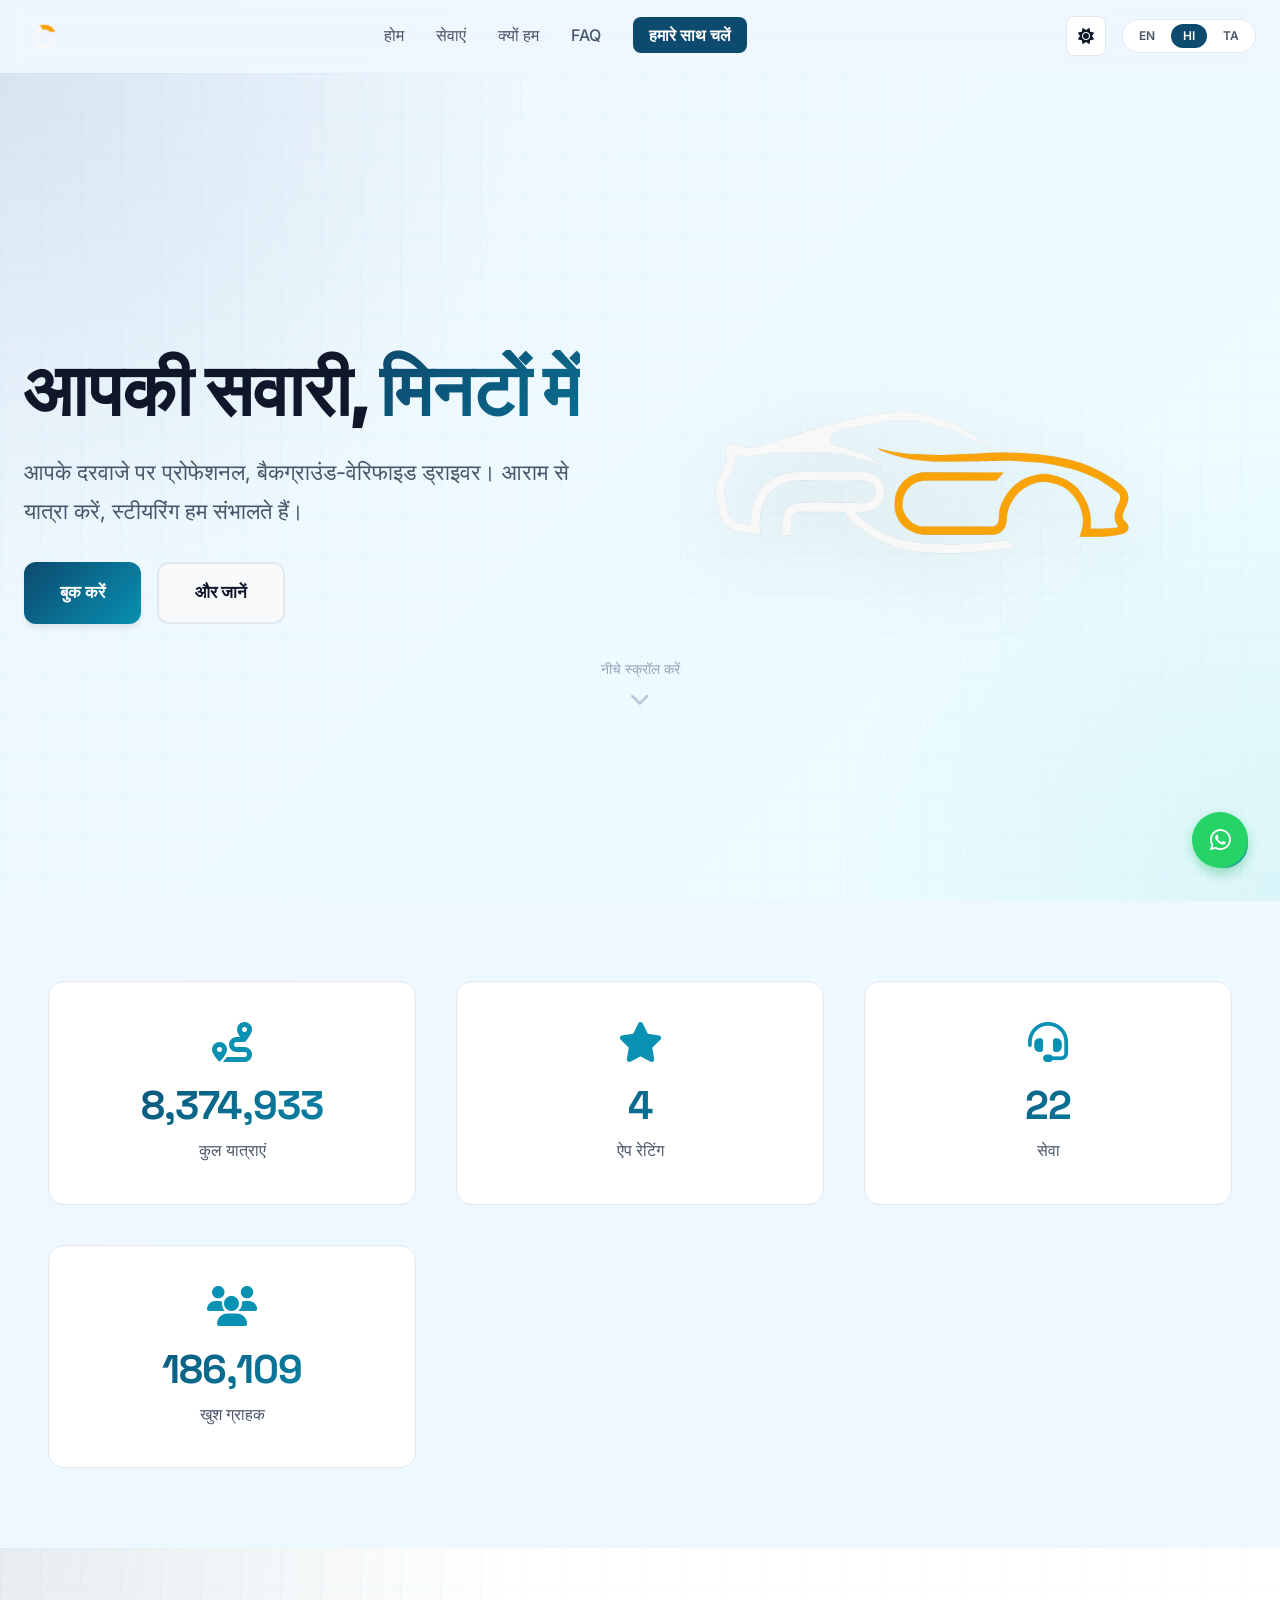
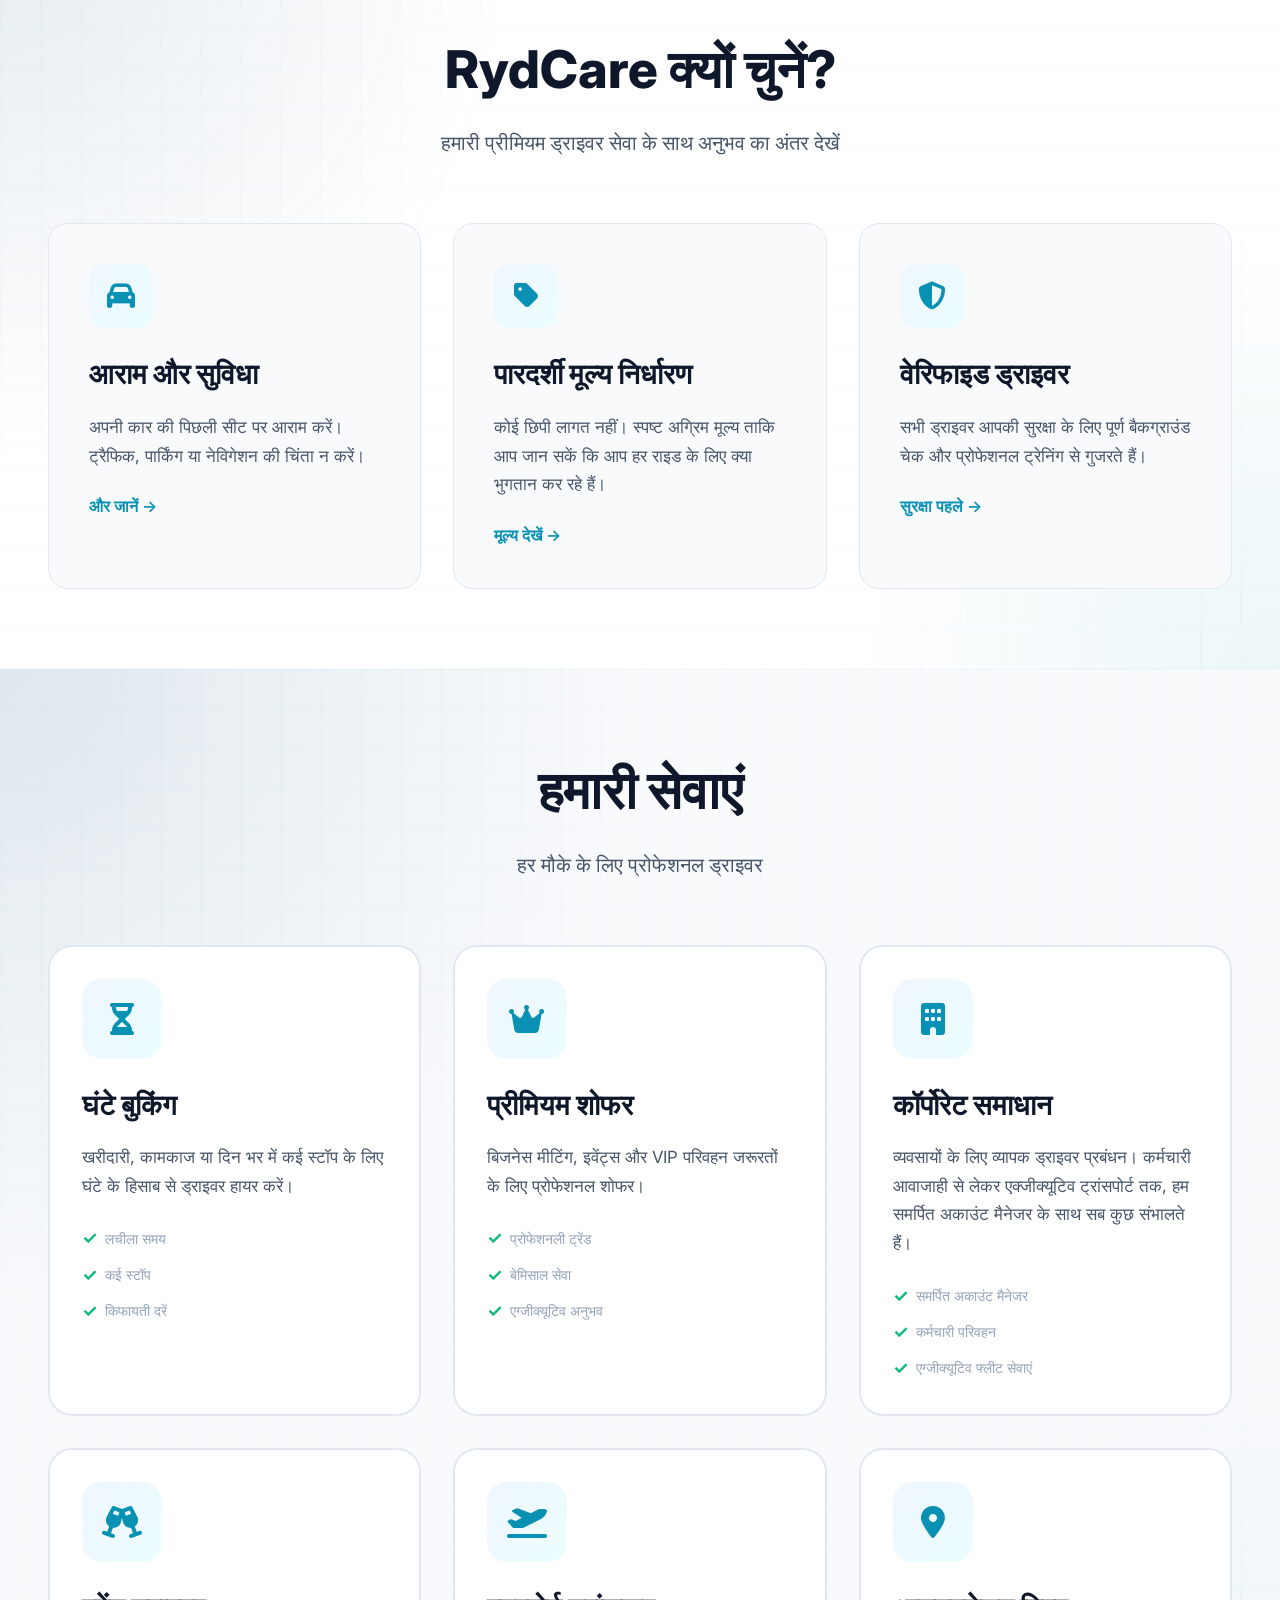
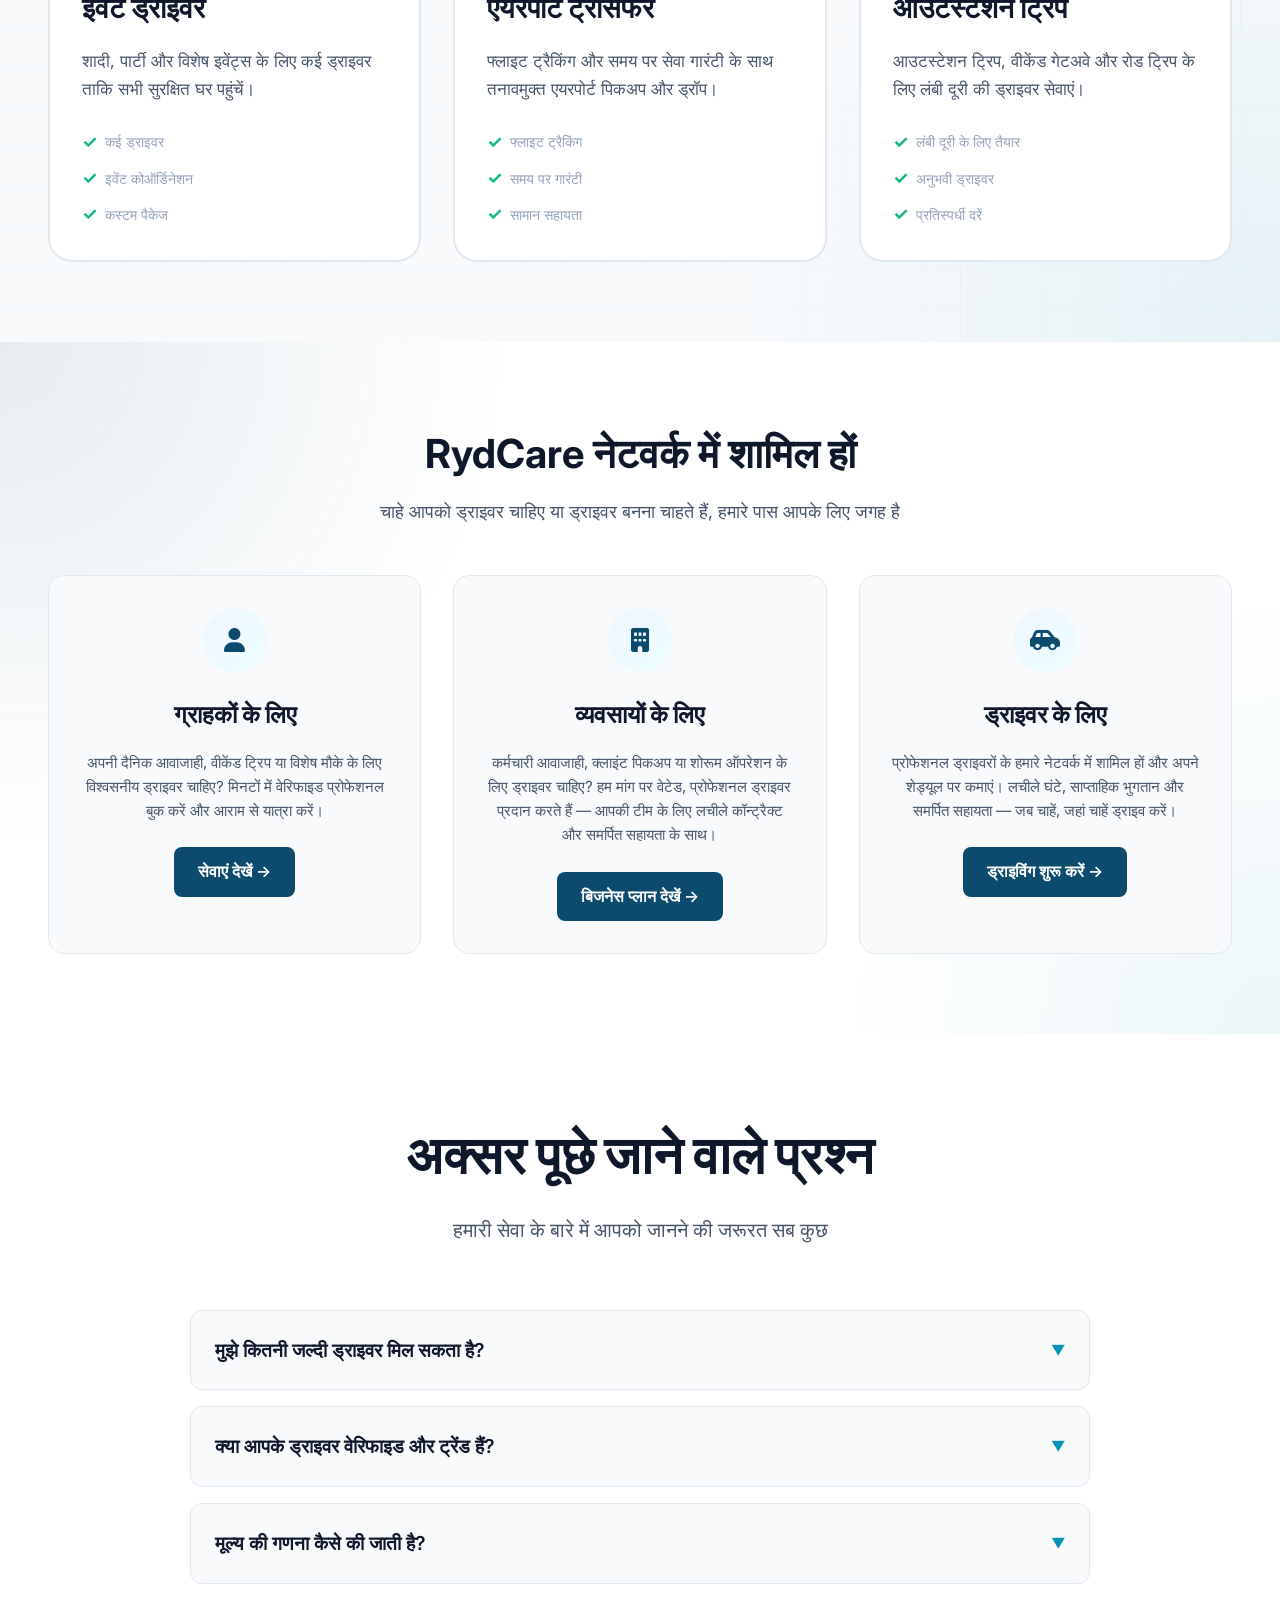
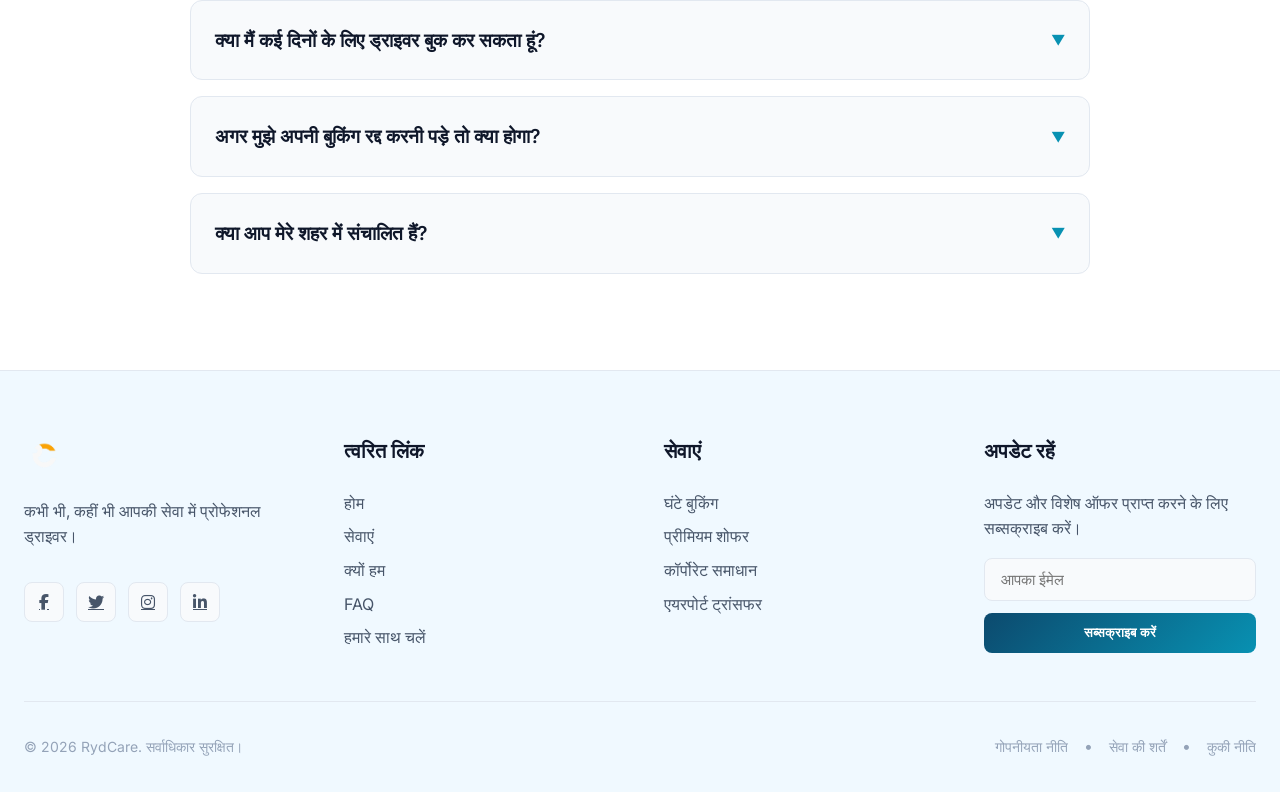
<file: index-hi.html>
<!DOCTYPE html>
<html lang="hi" id="top">

<head>
    <meta charset="UTF-8">
    <meta name="viewport" content="width=device-width, initial-scale=1.0">
    <meta name="description"
        content="प्रोफेशनल ड्राइवर बुकिंग सेवा - 30 मिनट में वेरिफाइड ड्राइवर पाएं। घंटे, कॉर्पोरेट और व्यक्तिगत परिवहन जरूरतों के लिए बैकग्राउंड-चेक्ड चauffeurs।">
    <meta name="keywords" content="driver service, chauffeur, car driver, hire driver, professional drivers">
    <title>RydCare - प्रीमियम ड्राइवर बुकिंग सेवा</title>

    <!-- Preload other language pages for faster switching -->
    <link rel="prerender" href="index.html">
    <link rel="prerender" href="index-ta.html">
    <link rel="prerender" href="driver-hi.html">

    <!-- Font Awesome for icons -->
    <link rel="stylesheet" href="https://cdnjs.cloudflare.com/ajax/libs/font-awesome/6.5.0/css/all.min.css">

    <!-- Google Fonts -->
    <link rel="preconnect" href="https://fonts.googleapis.com">
    <link rel="preconnect" href="https://fonts.gstatic.com" crossorigin>
    <link
        href="https://fonts.googleapis.com/css2?family=Inter:wght@400;500;600;700;800;900&family=Space+Grotesk:wght@500;600;700&display=swap"
        rel="stylesheet">

    <!-- Custom CSS -->
    <link rel="stylesheet" href="css/styles.css">
</head>

<body class="font-sans antialiased">

    <!-- Skip to main content (Accessibility) -->
    <a href="#main-content" class="skip-link">Skip to main content</a>

    <!-- Hidden checkboxes for CSS-only interactivity -->
    <input type="checkbox" id="dark-toggle" class="hidden peer/dark" aria-label="Toggle dark mode">
    <input type="checkbox" id="menu-toggle" class="hidden peer/menu" aria-label="Toggle mobile menu">

    <!-- Persist dark mode preference -->
    <script>
        if (localStorage.getItem('darkMode') === 'true') {
            document.getElementById('dark-toggle').checked = true;
        }
        document.getElementById('dark-toggle').addEventListener('change', function() {
            localStorage.setItem('darkMode', this.checked);
        });
    </script>

    <!-- Navigation -->
    <header class="header-nav">
        <nav class="nav-container" aria-label="Main navigation">
            <div class="nav-content">
                <!-- Logo -->
                <div class="logo-container">
                    <a href="#top" class="logo" aria-label="RydCare Home">
                        <img src="assets/logo-rc-symbol.png" alt="RydCare"
                            class="logo-image">
                    </a>
                </div>

                <!-- Desktop Navigation Links -->
                <ul class="nav-links">
                    <li><a href="#home" class="nav-link">होम</a></li>
                    <li><a href="#services" class="nav-link">सेवाएं</a></li>
                    <li><a href="#why-us" class="nav-link">क्यों हम</a></li>
                    <li><a href="#faq" class="nav-link">FAQ</a></li>
                    <li><a href="driver-hi.html" class="nav-link nav-link-cta">हमारे साथ चलें</a></li>
                </ul>

                <!-- Controls (Dark Mode, Language, Mobile Menu) -->
                <div class="nav-controls">
                    <!-- Dark Mode Toggle -->
                    <label for="dark-toggle" class="dark-mode-toggle" aria-label="Toggle dark mode" role="button"
                        tabindex="0">
                        <i class="fa-solid fa-sun sun-icon" aria-hidden="true"></i>
                        <i class="fa-solid fa-moon moon-icon" aria-hidden="true"></i>
                    </label>

                    <!-- Language Switcher -->
                    <div class="lang-switcher">
                        <a href="index.html" class="lang-btn">EN</a>
                        <a href="index-hi.html" class="lang-btn active">HI</a>
                        <a href="index-ta.html" class="lang-btn">TA</a>
                    </div>

                    <!-- Mobile Menu Toggle -->
                    <label for="menu-toggle" class="hamburger" aria-label="Toggle menu" role="button" tabindex="0">
                        <span class="hamburger-line"></span>
                        <span class="hamburger-line"></span>
                        <span class="hamburger-line"></span>
                    </label>
                </div>
            </div>

            <!-- Mobile Navigation Menu -->
            <div class="mobile-menu">
                <ul class="mobile-menu-links">
                    <li><a href="#home" class="mobile-menu-link">होम</a></li>
                    <li><a href="#services" class="mobile-menu-link">सेवाएं</a></li>
                    <li><a href="#why-us" class="mobile-menu-link">क्यों हम</a></li>
                    <li><a href="#faq" class="mobile-menu-link">FAQ</a></li>
                    <li><a href="driver-hi.html" class="mobile-menu-link mobile-menu-cta">हमारे साथ चलें</a></li>
                </ul>
                <div class="mobile-lang-switcher">
                    <a href="index.html" class="lang-btn">EN</a>
                    <a href="index-hi.html" class="lang-btn active">HI</a>
                    <a href="index-ta.html" class="lang-btn">TA</a>
                </div>
            </div>
        </nav>
    </header>

    <!-- Main Content -->
    <main id="main-content">

        <!-- Hero Section -->
        <section id="home" class="hero-section">
            <div class="hero-container">
                <div class="hero-content">
                    <!-- Text Content -->
                    <div class="hero-text">
                        <h1 class="hero-title">
                            आपकी सवारी, <span class="gradient-text">मिनटों में</span>
                        </h1>
                        <p class="hero-subtitle">
                            आपके दरवाजे पर प्रोफेशनल, बैकग्राउंड-वेरिफाइड ड्राइवर। आराम से यात्रा करें, स्टीयरिंग हम संभालते हैं।
                        </p>
                        <div class="hero-cta">
                            <a href="#services" class="btn btn-primary">बुक करें</a>
                            <a href="#why-us" class="btn btn-secondary">और जानें</a>
                        </div>
                    </div>

                    <!-- Hero Image/Illustration -->
                    <div class="hero-image">
                        <div class="hero-image-wrapper">
                            <img src="assets/logo-rc-car.png"
                                alt="RydCare Taxi Service" class="hero-logo">
                        </div>
                    </div>
                </div>

                <!-- Scroll Indicator -->
                <div class="scroll-indicator">
                    <span class="scroll-text">नीचे स्क्रॉल करें</span>
                    <i class="fa-solid fa-chevron-down scroll-arrow" aria-hidden="true"></i>
                </div>
            </div>
        </section>

        <!-- Statistics Section -->
        <section id="stats" class="stats-section">
            <div class="container">
                <div class="stats-grid">
                    <div class="stat-card">
                        <div class="stat-icon">
                            <i class="fa-solid fa-route" aria-hidden="true"></i>
                        </div>
                        <div class="stat-number" data-target="9000000"></div>
                        <div class="stat-label">कुल यात्राएं</div>
                    </div>

                    <div class="stat-card">
                        <div class="stat-icon">
                            <i class="fa-solid fa-star" aria-hidden="true"></i>
                        </div>
                        <div class="stat-number" data-target="4.8">4.8★</div>
                        <div class="stat-label">ऐप रेटिंग</div>
                    </div>

                    <div class="stat-card">
                        <div class="stat-icon">
                            <i class="fa-solid fa-headset" aria-hidden="true"></i>
                        </div>
                        <div class="stat-number" data-target="24/7">24/7</div>
                        <div class="stat-label">सेवा</div>
                    </div>

                    <div class="stat-card">
                        <div class="stat-icon">
                            <i class="fa-solid fa-users" aria-hidden="true"></i>
                        </div>
                        <div class="stat-number" data-target="200000">200K+</div>
                        <div class="stat-label">खुश ग्राहक</div>
                    </div>
                </div>
            </div>
        </section>

        <!-- Why Choose Us Section -->
        <section id="why-us" class="why-section gradient-backdrop">
            <div class="container">
                <div class="section-header">
                    <h2 class="section-title">RydCare क्यों चुनें?</h2>
                    <p class="section-subtitle">हमारी प्रीमियम ड्राइवर सेवा के साथ अनुभव का अंतर देखें</p>
                </div>

                <div class="features-grid">
                    <!-- Feature 1 -->
                    <div class="feature-card">
                        <div class="feature-icon">
                            <i class="fa-solid fa-car" aria-hidden="true"></i>
                        </div>
                        <h3 class="feature-title">आराम और सुविधा</h3>
                        <p class="feature-description">
                            अपनी कार की पिछली सीट पर आराम करें। ट्रैफिक, पार्किंग या नेविगेशन की चिंता न करें।
                        </p>
                        <a href="#services" class="feature-link">
                            और जानें →
                        </a>
                    </div>

                    <!-- Feature 2 -->
                    <div class="feature-card">
                        <div class="feature-icon">
                            <i class="fa-solid fa-tag" aria-hidden="true"></i>
                        </div>
                        <h3 class="feature-title">पारदर्शी मूल्य निर्धारण</h3>
                        <p class="feature-description">
                            कोई छिपी लागत नहीं। स्पष्ट अग्रिम मूल्य ताकि आप जान सकें कि आप हर राइड के लिए क्या भुगतान कर रहे हैं।
                        </p>
                        <a href="#services" class="feature-link">
                            मूल्य देखें →
                        </a>
                    </div>

                    <!-- Feature 3 -->
                    <div class="feature-card">
                        <div class="feature-icon">
                            <i class="fa-solid fa-shield-halved" aria-hidden="true"></i>
                        </div>
                        <h3 class="feature-title">वेरिफाइड ड्राइवर</h3>
                        <p class="feature-description">
                            सभी ड्राइवर आपकी सुरक्षा के लिए पूर्ण बैकग्राउंड चेक और प्रोफेशनल ट्रेनिंग से गुजरते हैं।
                        </p>
                        <a href="#services" class="feature-link">
                            सुरक्षा पहले →
                        </a>
                    </div>
                </div>
            </div>
        </section>

        <!-- Services Section -->
        <section id="services" class="services-section gradient-backdrop">
            <div class="container">
                <div class="section-header">
                    <h2 class="section-title">हमारी सेवाएं</h2>
                    <p class="section-subtitle">हर मौके के लिए प्रोफेशनल ड्राइवर
                    </p>
                </div>

                <div class="services-grid">
                    <!-- Service 1 -->
                    <div class="service-card">
                        <div class="service-icon-wrapper">
                            <i class="fa-solid fa-hourglass-half service-icon" aria-hidden="true"></i>
                        </div>
                        <h3 class="service-title">घंटे बुकिंग</h3>
                        <p class="service-description">
                            खरीदारी, कामकाज या दिन भर में कई स्टॉप के लिए घंटे के हिसाब से ड्राइवर हायर करें।
                        </p>
                        <ul class="service-features">
                            <li>लचीला समय</li>
                            <li>कई स्टॉप</li>
                            <li>किफायती दरें</li>
                        </ul>
                    </div>

                    <!-- Service 2 -->
                    <div class="service-card">
                        <div class="service-icon-wrapper">
                            <i class="fa-solid fa-crown service-icon" aria-hidden="true"></i>
                        </div>
                        <h3 class="service-title">प्रीमियम शोफर</h3>
                        <p class="service-description">
                            बिजनेस मीटिंग, इवेंट्स और VIP परिवहन जरूरतों के लिए प्रोफेशनल शोफर।
                        </p>
                        <ul class="service-features">
                            <li>प्रोफेशनली ट्रेंड</li>
                            <li>बेमिसाल सेवा</li>
                            <li>एग्जीक्यूटिव अनुभव</li>
                        </ul>
                    </div>

                    <!-- Service 3 -->
                    <div class="service-card">
                        <div class="service-icon-wrapper">
                            <i class="fa-solid fa-building service-icon" aria-hidden="true"></i>
                        </div>
                        <h3 class="service-title">कॉर्पोरेट समाधान</h3>
                        <p class="service-description">
                            व्यवसायों के लिए व्यापक ड्राइवर प्रबंधन। कर्मचारी आवाजाही से लेकर एक्जीक्यूटिव ट्रांसपोर्ट तक, हम समर्पित अकाउंट मैनेजर के साथ सब कुछ संभालते हैं।
                        </p>
                        <ul class="service-features">
                            <li>समर्पित अकाउंट मैनेजर</li>
                            <li>कर्मचारी परिवहन</li>
                            <li>एग्जीक्यूटिव फ्लीट सेवाएं</li>
                        </ul>
                    </div>

                    <!-- Service 4 -->
                    <div class="service-card">
                        <div class="service-icon-wrapper">
                            <i class="fa-solid fa-champagne-glasses service-icon" aria-hidden="true"></i>
                        </div>
                        <h3 class="service-title">इवेंट ड्राइवर</h3>
                        <p class="service-description">
                            शादी, पार्टी और विशेष इवेंट्स के लिए कई ड्राइवर ताकि सभी सुरक्षित घर पहुंचें।
                        </p>
                        <ul class="service-features">
                            <li>कई ड्राइवर</li>
                            <li>इवेंट कोऑर्डिनेशन</li>
                            <li>कस्टम पैकेज</li>
                        </ul>
                    </div>

                    <!-- Service 5 -->
                    <div class="service-card">
                        <div class="service-icon-wrapper">
                            <i class="fa-solid fa-plane-departure service-icon" aria-hidden="true"></i>
                        </div>
                        <h3 class="service-title">एयरपोर्ट ट्रांसफर</h3>
                        <p class="service-description">
                            फ्लाइट ट्रैकिंग और समय पर सेवा गारंटी के साथ तनावमुक्त एयरपोर्ट पिकअप और ड्रॉप।
                        </p>
                        <ul class="service-features">
                            <li>फ्लाइट ट्रैकिंग</li>
                            <li>समय पर गारंटी</li>
                            <li>सामान सहायता</li>
                        </ul>
                    </div>

                    <!-- Service 6 -->
                    <div class="service-card">
                        <div class="service-icon-wrapper">
                            <i class="fa-solid fa-location-dot service-icon" aria-hidden="true"></i>
                        </div>
                        <h3 class="service-title">आउटस्टेशन ट्रिप</h3>
                        <p class="service-description">
                            आउटस्टेशन ट्रिप, वीकेंड गेटअवे और रोड ट्रिप के लिए लंबी दूरी की ड्राइवर सेवाएं।
                        </p>
                        <ul class="service-features">
                            <li>लंबी दूरी के लिए तैयार</li>
                            <li>अनुभवी ड्राइवर</li>
                            <li>प्रतिस्पर्धी दरें</li>
                        </ul>
                    </div>
                </div>
            </div>
        </section>

        <!-- Join Us Section -->
        <section id="join-us" class="join-section">
            <div class="container">
                <div class="section-header">
                    <h2 class="section-title">RydCare नेटवर्क में शामिल हों</h2>
                    <p class="section-subtitle">चाहे आपको ड्राइवर चाहिए या ड्राइवर बनना चाहते हैं, हमारे पास आपके लिए जगह है</p>
                </div>

                <div class="join-grid">
                    <div class="join-card">
                        <div class="join-icon">
                            <i class="fa-solid fa-user" aria-hidden="true"></i>
                        </div>
                        <h3 class="join-title">ग्राहकों के लिए</h3>
                        <p class="join-description">
                            अपनी दैनिक आवाजाही, वीकेंड ट्रिप या विशेष मौके के लिए विश्वसनीय ड्राइवर चाहिए? मिनटों में वेरिफाइड प्रोफेशनल बुक करें और आराम से यात्रा करें।
                        </p>
                        <a href="#services" class="join-cta">
                            सेवाएं देखें →
                        </a>
                    </div>

                    <div class="join-card">
                        <div class="join-icon">
                            <i class="fa-solid fa-building" aria-hidden="true"></i>
                        </div>
                        <h3 class="join-title">व्यवसायों के लिए</h3>
                        <p class="join-description">
                            कर्मचारी आवाजाही, क्लाइंट पिकअप या शोरूम ऑपरेशन के लिए ड्राइवर चाहिए? हम मांग पर वेटेड, प्रोफेशनल ड्राइवर प्रदान करते हैं — आपकी टीम के लिए लचीले कॉन्ट्रैक्ट और समर्पित सहायता के साथ।
                        </p>
                        <a href="#services" class="join-cta">
                            बिजनेस प्लान देखें →
                        </a>
                    </div>

                    <div class="join-card">
                        <div class="join-icon">
                            <i class="fa-solid fa-car-side" aria-hidden="true"></i>
                        </div>
                        <h3 class="join-title">ड्राइवर के लिए</h3>
                        <p class="join-description">
                            प्रोफेशनल ड्राइवरों के हमारे नेटवर्क में शामिल हों और अपने शेड्यूल पर कमाएं। लचीले घंटे, साप्ताहिक भुगतान और समर्पित सहायता — जब चाहें, जहां चाहें ड्राइव करें।
                        </p>
                        <a href="driver-hi.html" class="join-cta">
                            ड्राइविंग शुरू करें →
                        </a>
                    </div>
                </div>
            </div>
        </section>

        <!-- FAQ Section -->
        <section id="faq" class="faq-section">
            <div class="container">
                <div class="section-header">
                    <h2 class="section-title">अक्सर पूछे जाने वाले प्रश्न</h2>
                    <p class="section-subtitle">हमारी सेवा के बारे में आपको जानने की जरूरत सब कुछ
                    </p>
                </div>

                <div class="faq-container">
                    <details class="faq-item">
                        <summary class="faq-question">
                            मुझे कितनी जल्दी ड्राइवर मिल सकता है?
                        </summary>
                        <p class="faq-answer">
                            इंस्टेंट बुकिंग के लिए हमारे ड्राइवर आमतौर पर 30 मिनट के भीतर पहुंच जाते हैं। आप भविष्य की ट्रिप के लिए अपनी सुविधा के अनुसार पहले से भी ड्राइवर शेड्यूल कर सकते हैं।
                        </p>
                    </details>

                    <details class="faq-item">
                        <summary class="faq-question">
                            क्या आपके ड्राइवर वेरिफाइड और ट्रेंड हैं?
                        </summary>
                        <p class="faq-answer">
                            हां, बिल्कुल। सभी ड्राइवर व्यापक बैकग्राउंड चेक, वेरिफिकेशन प्रोसेस और प्रोफेशनल ट्रेनिंग से गुजरते हैं। सुरक्षा हमारी शीर्ष प्राथमिकता है।
                        </p>
                    </details>

                    <details class="faq-item">
                        <summary class="faq-question">
                            मूल्य की गणना कैसे की जाती है?
                        </summary>
                        <p class="faq-answer">
                            मूल्य पारदर्शी है और दूरी, अवधि और सेवा प्रकार जैसे कारकों पर आधारित है। बुकिंग कन्फर्म करने से पहले आप अनुमानित लागत पहले से देखेंगे। कोई छिपी लागत नहीं।
                        </p>
                    </details>

                    <details class="faq-item">
                        <summary class="faq-question">
                            क्या मैं कई दिनों के लिए ड्राइवर बुक कर सकता हूं?
                        </summary>
                        <p class="faq-answer">
                            हां! हम आउटस्टेशन ट्रिप, इवेंट्स और कॉर्पोरेट जरूरतों के लिए मल्टी-डे पैकेज प्रदान करते हैं। आपकी आवश्यकताओं के अनुसार कस्टम पैकेज के लिए हमारी सपोर्ट टीम से संपर्क करें।
                        </p>
                    </details>

                    <details class="faq-item">
                        <summary class="faq-question">
                            अगर मुझे अपनी बुकिंग रद्द करनी पड़े तो क्या होगा?
                        </summary>
                        <p class="faq-answer">
                            आप हमारे ऐप या वेबसाइट के माध्यम से बुकिंग रद्द कर सकते हैं। समय के आधार पर रद्द करने का शुल्क लागू हो सकता है। निर्धारित पिकअप से 2 घंटे पहले तक मुफ्त रद्दीकरण उपलब्ध है।
                        </p>
                    </details>

                    <details class="faq-item">
                        <summary class="faq-question">
                            क्या आप मेरे शहर में संचालित हैं?
                        </summary>
                        <p class="faq-answer">
                            हम वर्तमान में देश भर में 25+ प्रमुख शहरों में संचालित हैं। अपने क्षेत्र में उपलब्धता जांचने के लिए हमारे ऐप में अपना स्थान दर्ज करें। हम निरंतर नए शहरों में विस्तार कर रहे हैं!
                        </p>
                    </details>
                </div>
            </div>
        </section>

    </main>

    <!-- Footer -->
    <footer class="footer">
        <div class="container">
            <div class="footer-content">
                <!-- Column 1: Brand -->
                <div class="footer-column">
                    <div class="footer-logo">
                        <img src="assets/logo-rc-symbol.png" alt="RydCare"
                            style="height: 40px; width: auto;">
                    </div>
                    <p class="footer-tagline">
                        कभी भी, कहीं भी आपकी सेवा में प्रोफेशनल ड्राइवर।
                    </p>
                    <div class="social-links">
                        <a href="#" class="social-link" aria-label="Facebook">
                            <i class="fa-brands fa-facebook-f" aria-hidden="true"></i>
                        </a>
                        <a href="#" class="social-link" aria-label="Twitter">
                            <i class="fa-brands fa-twitter" aria-hidden="true"></i>
                        </a>
                        <a href="#" class="social-link" aria-label="Instagram">
                            <i class="fa-brands fa-instagram" aria-hidden="true"></i>
                        </a>
                        <a href="#" class="social-link" aria-label="LinkedIn">
                            <i class="fa-brands fa-linkedin-in" aria-hidden="true"></i>
                        </a>
                    </div>
                </div>

                <!-- Column 2: Quick Links -->
                <div class="footer-column">
                    <h4 class="footer-title">त्वरित लिंक</h4>
                    <ul class="footer-links">
                        <li><a href="#home">होम</a></li>
                        <li><a href="#services">सेवाएं</a></li>
                        <li><a href="#why-us">क्यों हम</a></li>
                        <li><a href="#faq">FAQ</a></li>
                        <li><a href="driver-hi.html">हमारे साथ चलें</a></li>
                    </ul>
                </div>

                <!-- Column 3: Services -->
                <div class="footer-column">
                    <h4 class="footer-title">सेवाएं</h4>
                    <ul class="footer-links">
                        <li><a href="#services">घंटे बुकिंग</a></li>
                        <li><a href="#services">प्रीमियम शोफर</a></li>
                        <li><a href="#services">कॉर्पोरेट समाधान</a></li>
                        <li><a href="#services">एयरपोर्ट ट्रांसफर</a></li>
                    </ul>
                </div>

                <!-- Column 4: Newsletter -->
                <div class="footer-column">
                    <h4 class="footer-title">अपडेट रहें</h4>
                    <p class="footer-text">
                        अपडेट और विशेष ऑफर प्राप्त करने के लिए सब्सक्राइब करें।
                    </p>
                    <form class="newsletter-form" aria-labelledby="newsletter-title">
                        <label for="email-input" class="sr-only">Email address</label>
                        <input type="email" id="email-input" class="newsletter-input" placeholder="आपका ईमेल"
                            required aria-required="true">
                        <button type="submit" class="newsletter-btn">
                            सब्सक्राइब करें
                        </button>
                    </form>
                </div>
            </div>

            <!-- Footer Bottom -->
            <div class="footer-bottom">
                <p class="copyright">
                    © 2026 RydCare. सर्वाधिकार सुरक्षित।
                </p>
                <div class="legal-links">
                    <a href="#">गोपनीयता नीति</a>
                    <span class="separator">•</span>
                    <a href="#">सेवा की शर्तें</a>
                    <span class="separator">•</span>
                    <a href="#">कुकी नीति</a>
                </div>
            </div>
        </div>
    </footer>

    <!-- Back to Top Button -->
    <a href="#top" class="back-to-top" aria-label="Back to top">
        <i class="fa-solid fa-arrow-up" aria-hidden="true"></i>
    </a>

    <!-- WhatsApp Floating Button -->
    <a href="https://wa.me/919999999999" class="whatsapp-float" target="_blank" rel="noopener noreferrer" aria-label="Chat on WhatsApp">
        <i class="fa-brands fa-whatsapp" aria-hidden="true"></i>
    </a>

    <!-- JavaScript -->
    <script src="js/counter.js"></script>
    <script>
        document.querySelectorAll('a[href^="#"]').forEach(anchor => {
            anchor.addEventListener('click', function(e) {
                e.preventDefault();
                const target = document.querySelector(this.getAttribute('href'));
                if (target) {
                    target.scrollIntoView({ behavior: 'smooth' });
                }
            });
        });
    </script>
    <script>
        if ('serviceWorker' in navigator) {
            navigator.serviceWorker.register('sw.js').then(() => {
                console.log('Service Worker registered');
            });
        }
    </script>
</body>

</html>
</file>
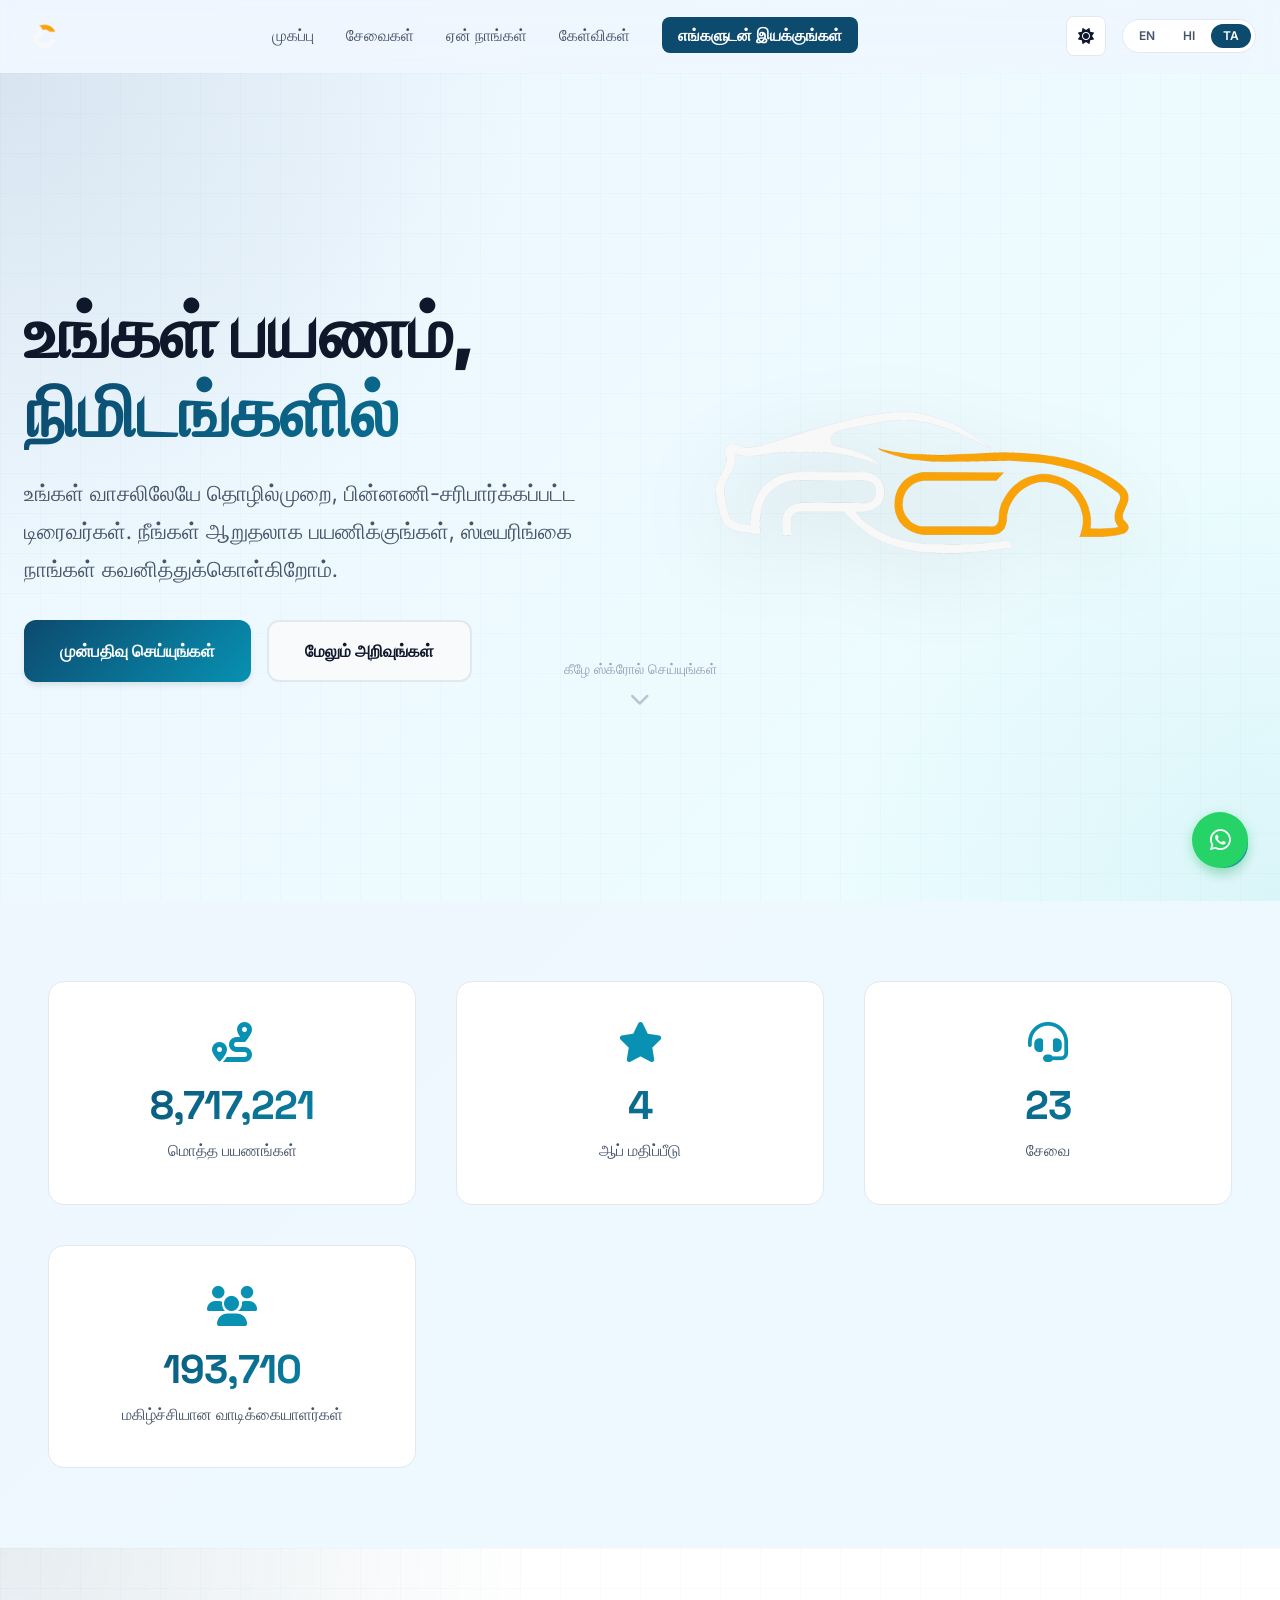
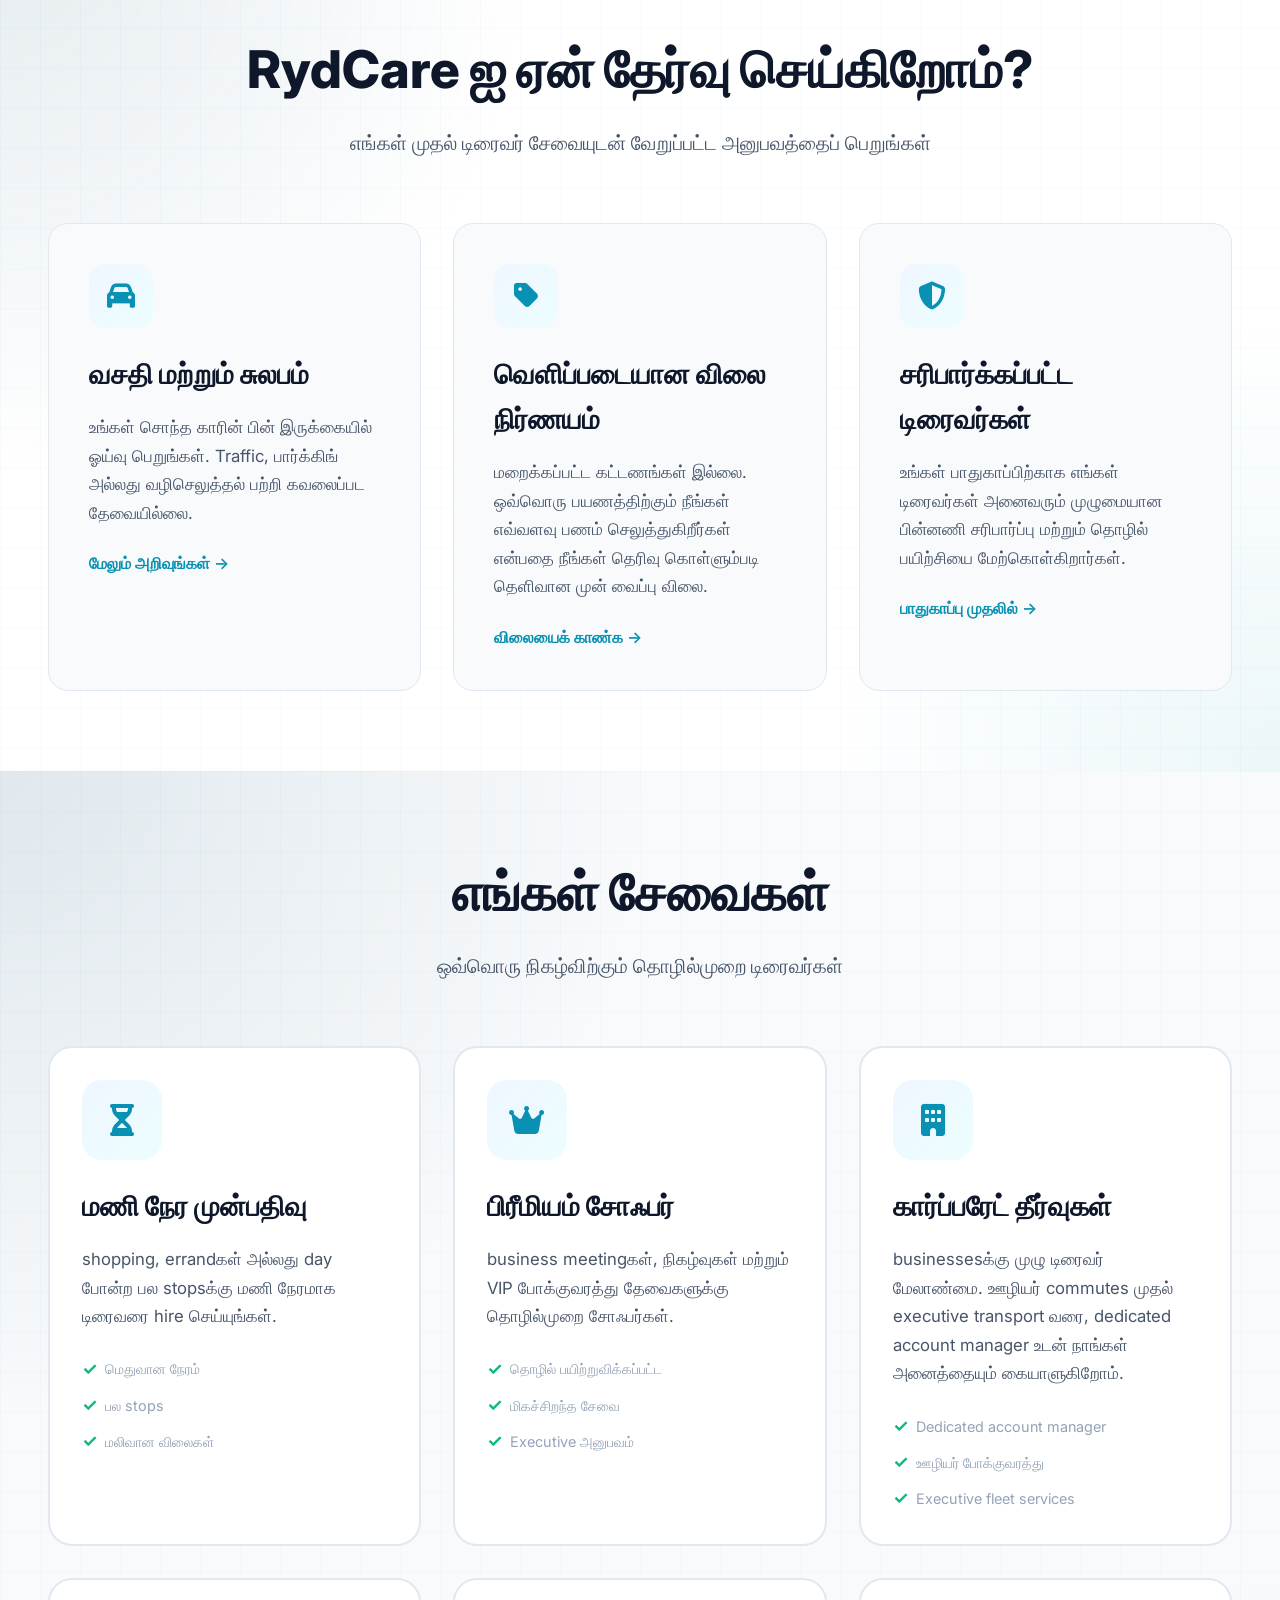
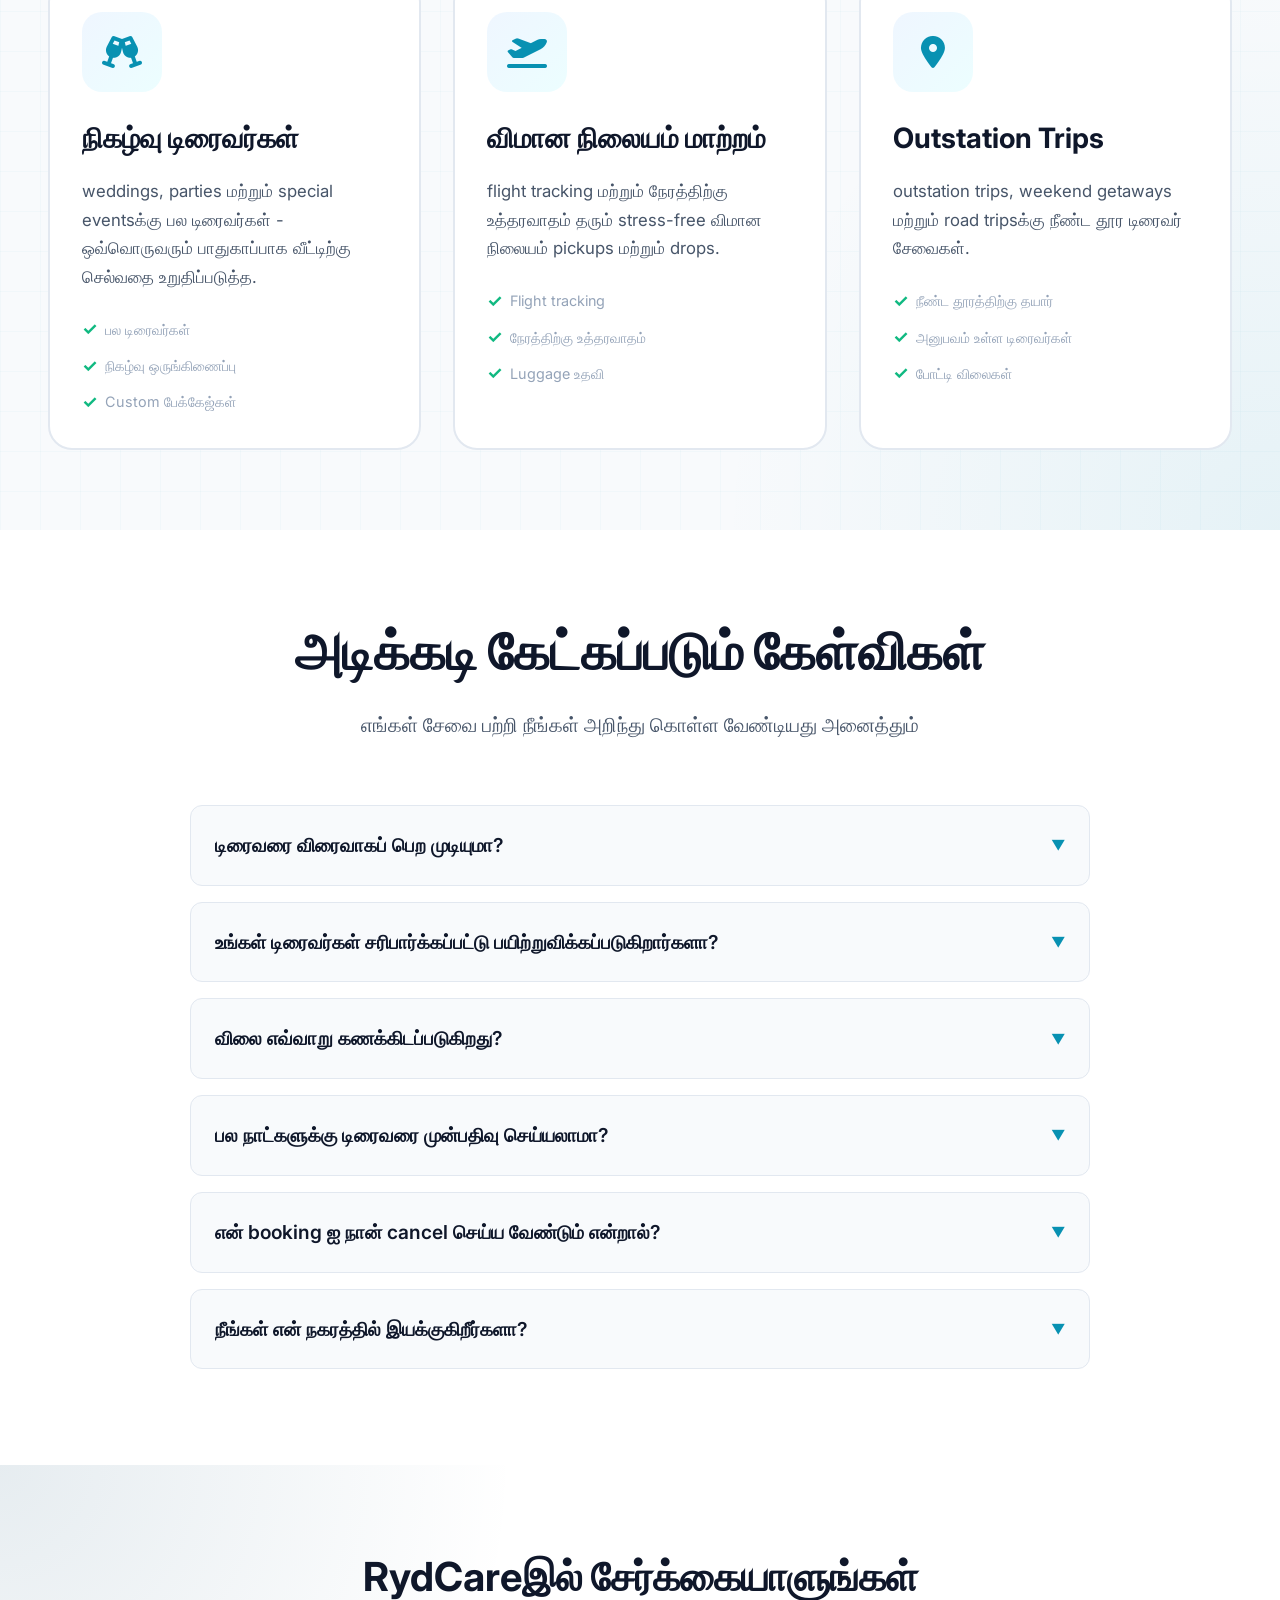
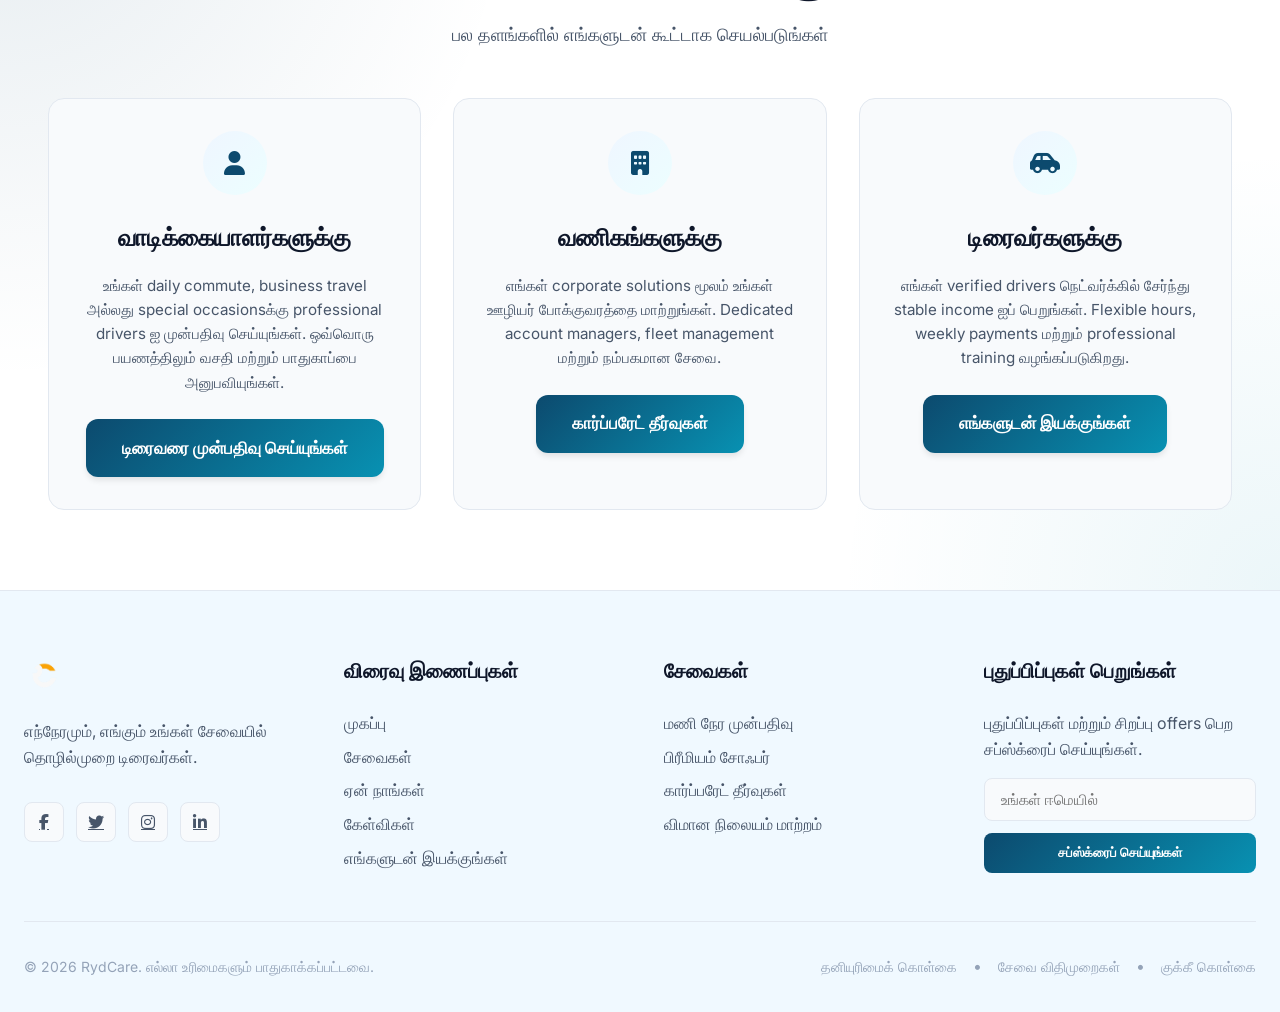
<file: index-ta.html>
<!DOCTYPE html>
<html lang="ta" id="top">

<head>
    <meta charset="UTF-8">
    <meta name="viewport" content="width=device-width, initial-scale=1.0">
    <meta name="description"
        content="தொழில்முறை டிரைவர் முன்பதிவு சேவை - 30 நிமிடங்களில் சரிபார்க்கப்பட்ட டிரைவர்களைப் பெறுங்கள். மணி நேர, கார்ப்பரேட் மற்றும் தனிப்பட்ட போக்குவரத்து தேவைகளுக்கு பின்னணி-சரிபார்க்கப்பட்ட சோஃபர்கள்.">
    <meta name="keywords" content="driver service, chauffeur, car driver, hire driver, professional drivers">
    <title>RydCare - முதல் டிரைவர் முன்பதிவு சேவை</title>

    <!-- Preload other language pages for faster switching -->
    <link rel="prerender" href="index.html">
    <link rel="prerender" href="index-hi.html">
    <link rel="prerender" href="driver-ta.html">

    <!-- Font Awesome for icons -->
   <link rel="stylesheet" href="https://cdnjs.cloudflare.com/ajax/libs/font-awesome/6.5.0/css/all.min.css">

    <!-- Google Fonts -->
    <link rel="preconnect" href="https://fonts.googleapis.com">
    <link rel="preconnect" href="https://fonts.gstatic.com" crossorigin>
    <link
        href="https://fonts.googleapis.com/css2?family=Inter:wght@400;500;600;700;800;900&family=Space+Grotesk:wght@500;600;700&display=swap"
        rel="stylesheet">

    <!-- Custom CSS -->
    <link rel="stylesheet" href="css/styles.css">
</head>

<body class="font-sans antialiased">

    <!-- Skip to main content (Accessibility) -->
    <a href="#main-content" class="skip-link">Skip to main content</a>

    <!-- Hidden checkboxes for CSS-only interactivity -->
    <input type="checkbox" id="dark-toggle" class="hidden peer/dark" aria-label="Toggle dark mode">
    <input type="checkbox" id="menu-toggle" class="hidden peer/menu" aria-label="Toggle mobile menu">

    <!-- Persist dark mode preference -->
    <script>
        if (localStorage.getItem('darkMode') === 'true') {
            document.getElementById('dark-toggle').checked = true;
        }
        document.getElementById('dark-toggle').addEventListener('change', function() {
            localStorage.setItem('darkMode', this.checked);
        });
    </script>

    <!-- Navigation -->
    <header class="header-nav">
        <nav class="nav-container" aria-label="Main navigation">
            <div class="nav-content">
                <!-- Logo -->
                <div class="logo-container">
                    <a href="#top" class="logo" aria-label="RydCare Home">
                        <img src="assets/logo-rc-symbol.png" alt="RydCare"
                            class="logo-image">
                    </a>
                </div>

                <!-- Desktop Navigation Links -->
                <ul class="nav-links">
                    <li><a href="#home" class="nav-link">முகப்பு</a></li>
                    <li><a href="#services" class="nav-link">சேவைகள்</a></li>
                    <li><a href="#why-us" class="nav-link">ஏன் நாங்கள்</a></li>
                    <li><a href="#faq" class="nav-link">கேள்விகள்</a></li>
                    <li><a href="driver-ta.html" class="nav-link nav-link-cta">எங்களுடன் இயக்குங்கள்</a></li>
                </ul>

                <!-- Controls (Dark Mode, Language, Mobile Menu) -->
                <div class="nav-controls">
                    <!-- Dark Mode Toggle -->
                    <label for="dark-toggle" class="dark-mode-toggle" aria-label="Toggle dark mode" role="button"
                        tabindex="0">
                        <i class="fa-solid fa-sun sun-icon" aria-hidden="true"></i>
                        <i class="fa-solid fa-moon moon-icon" aria-hidden="true"></i>
                    </label>

                    <!-- Language Switcher -->
                    <div class="lang-switcher">
                        <a href="index.html" class="lang-btn">EN</a>
                        <a href="index-hi.html" class="lang-btn">HI</a>
                        <a href="index-ta.html" class="lang-btn active">TA</a>
                    </div>

                    <!-- Mobile Menu Toggle -->
                    <label for="menu-toggle" class="hamburger" aria-label="Toggle menu" role="button" tabindex="0">
                        <span class="hamburger-line"></span>
                        <span class="hamburger-line"></span>
                        <span class="hamburger-line"></span>
                    </label>
                </div>
            </div>

            <!-- Mobile Navigation Menu -->
            <div class="mobile-menu">
                <ul class="mobile-menu-links">
                    <li><a href="#home" class="mobile-menu-link">முகப்பு</a></li>
                    <li><a href="#services" class="mobile-menu-link">சேவைகள்</a></li>
                    <li><a href="#why-us" class="mobile-menu-link">ஏன் நாங்கள்</a></li>
                    <li><a href="#faq" class="mobile-menu-link">கேள்விகள்</a></li>
                    <li><a href="driver-ta.html" class="mobile-menu-link mobile-menu-cta">எங்களுடன் இயக்குங்கள்</a></li>
                </ul>
                <div class="mobile-lang-switcher">
                    <a href="index.html" class="lang-btn">EN</a>
                    <a href="index-hi.html" class="lang-btn">HI</a>
                    <a href="index-ta.html" class="lang-btn active">TA</a>
                </div>
            </div>
        </nav>
    </header>

    <!-- Main Content -->
    <main id="main-content">

        <!-- Hero Section -->
        <section id="home" class="hero-section">
            <div class="hero-container">
                <div class="hero-content">
                    <!-- Text Content -->
                    <div class="hero-text">
                        <h1 class="hero-title">
                            உங்கள் பயணம், <span class="gradient-text">நிமிடங்களில்</span>
                        </h1>
                        <p class="hero-subtitle">
                            உங்கள் வாசலிலேயே தொழில்முறை, பின்னணி-சரிபார்க்கப்பட்ட டிரைவர்கள். நீங்கள் ஆறுதலாக பயணிக்குங்கள், ஸ்டீயரிங்கை நாங்கள் கவனித்துக்கொள்கிறோம்.
                        </p>
                        <div class="hero-cta">
                            <a href="#services" class="btn btn-primary">முன்பதிவு செய்யுங்கள்</a>
                            <a href="#why-us" class="btn btn-secondary">மேலும் அறிவுங்கள்</a>
                        </div>
                    </div>

                    <!-- Hero Image/Illustration -->
                    <div class="hero-image">
                        <div class="hero-image-wrapper">
                            <img src="assets/logo-rc-car.png"
                                alt="RydCare Taxi Service" class="hero-logo">
                        </div>
                    </div>
                </div>

                <!-- Scroll Indicator -->
                <div class="scroll-indicator">
                    <span class="scroll-text">கீழே ஸ்க்ரோல் செய்யுங்கள்</span>
                    <i class="fa-solid fa-chevron-down scroll-arrow" aria-hidden="true"></i>
                </div>
            </div>
        </section>

        <!-- Statistics Section -->
        <section id="stats" class="stats-section">
            <div class="container">
                <div class="stats-grid">
                    <div class="stat-card">
                        <div class="stat-icon">
                            <i class="fa-solid fa-route" aria-hidden="true"></i>
                        </div>
                        <div class="stat-number" data-target="9000000"></div>
                        <div class="stat-label">மொத்த பயணங்கள்</div>
                    </div>

                    <div class="stat-card">
                        <div class="stat-icon">
                            <i class="fa-solid fa-star" aria-hidden="true"></i>
                        </div>
                        <div class="stat-number" data-target="4.8">4.8★</div>
                        <div class="stat-label">ஆப் மதிப்பீடு</div>
                    </div>

                    <div class="stat-card">
                        <div class="stat-icon">
                            <i class="fa-solid fa-headset" aria-hidden="true"></i>
                        </div>
                        <div class="stat-number" data-target="24/7">24/7</div>
                        <div class="stat-label">சேவை</div>
                    </div>

                    <div class="stat-card">
                        <div class="stat-icon">
                            <i class="fa-solid fa-users" aria-hidden="true"></i>
                        </div>
                        <div class="stat-number" data-target="200000">200K+</div>
                        <div class="stat-label">மகிழ்ச்சியான வாடிக்கையாளர்கள்</div>
                    </div>
                </div>
            </div>
        </section>

        <!-- Why Choose Us Section -->
        <section id="why-us" class="why-section gradient-backdrop">
            <div class="container">
                <div class="section-header">
                    <h2 class="section-title">RydCare ஐ ஏன் தேர்வு செய்கிறோம்?</h2>
                    <p class="section-subtitle">எங்கள் முதல் டிரைவர் சேவையுடன் வேறுப்பட்ட அனுபவத்தைப் பெறுங்கள்</p>
                </div>

                <div class="features-grid">
                    <!-- Feature 1 -->
                    <div class="feature-card">
                        <div class="feature-icon">
                            <i class="fa-solid fa-car" aria-hidden="true"></i>
                        </div>
                        <h3 class="feature-title">வசதி மற்றும் சுலபம்</h3>
                        <p class="feature-description">
                            உங்கள் சொந்த காரின் பின் இருக்கையில் ஓய்வு பெறுங்கள். Traffic, பார்க்கிங் அல்லது வழிசெலுத்தல் பற்றி கவலைப்பட தேவையில்லை.
                        </p>
                        <a href="#services" class="feature-link">
                            மேலும் அறிவுங்கள் →
                        </a>
                    </div>

                    <!-- Feature 2 -->
                    <div class="feature-card">
                        <div class="feature-icon">
                            <i class="fa-solid fa-tag" aria-hidden="true"></i>
                        </div>
                        <h3 class="feature-title">வெளிப்படையான விலை நிர்ணயம்</h3>
                        <p class="feature-description">
                            மறைக்கப்பட்ட கட்டணங்கள் இல்லை. ஒவ்வொரு பயணத்திற்கும் நீங்கள் எவ்வளவு பணம் செலுத்துகிறீர்கள் என்பதை நீங்கள் தெரிவு கொள்ளும்படி தெளிவான முன் வைப்பு விலை.
                        </p>
                        <a href="#services" class="feature-link">
                            விலையைக் காண்க →
                        </a>
                    </div>

                    <!-- Feature 3 -->
                    <div class="feature-card">
                        <div class="feature-icon">
                            <i class="fa-solid fa-shield-halved" aria-hidden="true"></i>
                        </div>
                        <h3 class="feature-title">சரிபார்க்கப்பட்ட டிரைவர்கள்</h3>
                        <p class="feature-description">
                            உங்கள் பாதுகாப்பிற்காக எங்கள் டிரைவர்கள் அனைவரும் முழுமையான பின்னணி சரிபார்ப்பு மற்றும் தொழில் பயிற்சியை மேற்கொள்கிறார்கள்.
                        </p>
                        <a href="#services" class="feature-link">
                            பாதுகாப்பு முதலில் →
                        </a>
                    </div>
                </div>
            </div>
        </section>

        <!-- Services Section -->
        <section id="services" class="services-section gradient-backdrop">
            <div class="container">
                <div class="section-header">
                    <h2 class="section-title">எங்கள் சேவைகள்</h2>
                    <p class="section-subtitle">ஒவ்வொரு நிகழ்விற்கும் தொழில்முறை டிரைவர்கள்
                    </p>
                </div>

                <div class="services-grid">
                    <!-- Service 1 -->
                    <div class="service-card">
                        <div class="service-icon-wrapper">
                            <i class="fa-solid fa-hourglass-half service-icon" aria-hidden="true"></i>
                        </div>
                        <h3 class="service-title">மணி நேர முன்பதிவு</h3>
                        <p class="service-description">
                            shopping, errandகள் அல்லது day போன்ற பல stopsக்கு மணி நேரமாக டிரைவரை hire செய்யுங்கள்.
                        </p>
                        <ul class="service-features">
                            <li>மெதுவான நேரம்</li>
                            <li>பல stops</li>
                            <li>மலிவான விலைகள்</li>
                        </ul>
                    </div>

                    <!-- Service 2 -->
                    <div class="service-card">
                        <div class="service-icon-wrapper">
                            <i class="fa-solid fa-crown service-icon" aria-hidden="true"></i>
                        </div>
                        <h3 class="service-title">பிரீமியம் சோஃபர்</h3>
                        <p class="service-description">
                            business meetingகள், நிகழ்வுகள் மற்றும் VIP போக்குவரத்து தேவைகளுக்கு தொழில்முறை சோஃபர்கள்.
                        </p>
                        <ul class="service-features">
                            <li>தொழில் பயிற்றுவிக்கப்பட்ட</li>
                            <li>மிகச்சிறந்த சேவை</li>
                            <li>Executive அனுபவம்</li>
                        </ul>
                    </div>

                    <!-- Service 3 -->
                    <div class="service-card">
                        <div class="service-icon-wrapper">
                            <i class="fa-solid fa-building service-icon" aria-hidden="true"></i>
                        </div>
                        <h3 class="service-title">கார்ப்பரேட் தீர்வுகள்</h3>
                        <p class="service-description">
                            businessesக்கு முழு டிரைவர் மேலாண்மை. ஊழியர் commutes முதல் executive transport வரை, dedicated account manager உடன் நாங்கள் அனைத்தையும் கையாளுகிறோம்.
                        </p>
                        <ul class="service-features">
                            <li>Dedicated account manager</li>
                            <li>ஊழியர் போக்குவரத்து</li>
                            <li>Executive fleet services</li>
                        </ul>
                    </div>

                    <!-- Service 4 -->
                    <div class="service-card">
                        <div class="service-icon-wrapper">
                            <i class="fa-solid fa-champagne-glasses service-icon" aria-hidden="true"></i>
                        </div>
                        <h3 class="service-title">நிகழ்வு டிரைவர்கள்</h3>
                        <p class="service-description">
                            weddings, parties மற்றும் special eventsக்கு பல டிரைவர்கள் - ஒவ்வொருவரும் பாதுகாப்பாக வீட்டிற்கு செல்வதை உறுதிப்படுத்த.
                        </p>
                        <ul class="service-features">
                            <li>பல டிரைவர்கள்</li>
                            <li>நிகழ்வு ஒருங்கிணைப்பு</li>
                            <li>Custom பேக்கேஜ்கள்</li>
                        </ul>
                    </div>

                    <!-- Service 5 -->
                    <div class="service-card">
                        <div class="service-icon-wrapper">
                            <i class="fa-solid fa-plane-departure service-icon" aria-hidden="true"></i>
                        </div>
                        <h3 class="service-title">விமான நிலையம் மாற்றம்</h3>
                        <p class="service-description">
                            flight tracking மற்றும் நேரத்திற்கு உத்தரவாதம் தரும் stress-free விமான நிலையம் pickups மற்றும் drops.
                        </p>
                        <ul class="service-features">
                            <li>Flight tracking</li>
                            <li>நேரத்திற்கு உத்தரவாதம்</li>
                            <li> Luggage உதவி</li>
                        </ul>
                    </div>

                    <!-- Service 6 -->
                    <div class="service-card">
                        <div class="service-icon-wrapper">
                            <i class="fa-solid fa-location-dot service-icon" aria-hidden="true"></i>
                        </div>
                        <h3 class="service-title">Outstation Trips</h3>
                        <p class="service-description">
                            outstation trips, weekend getaways மற்றும் road tripsக்கு நீண்ட தூர டிரைவர் சேவைகள்.
                        </p>
                        <ul class="service-features">
                            <li>நீண்ட தூரத்திற்கு தயார்</li>
                            <li>அனுபவம் உள்ள டிரைவர்கள்</li>
                            <li>போட்டி விலைகள்</li>
                        </ul>
                    </div>
                </div>
            </div>
        </section>

        <!-- FAQ Section -->
        <section id="faq" class="faq-section">
            <div class="container">
                <div class="section-header">
                    <h2 class="section-title">அடிக்கடி கேட்கப்படும் கேள்விகள்</h2>
                    <p class="section-subtitle">எங்கள் சேவை பற்றி நீங்கள் அறிந்து கொள்ள வேண்டியது அனைத்தும்
                    </p>
                </div>

                <div class="faq-container">
                    <details class="faq-item">
                        <summary class="faq-question">
                            டிரைவரை விரைவாகப் பெற முடியுமா?
                        </summary>
                        <p class="faq-answer">
                            Instant bookingsக்கு எங்கள் டிரைவர்கள் வழக்கமாக 30 நிமிடங்களுக்குள் வந்து விடுவார்கள். நீங்கள் விரும்பினால் future tripsக்கு முன்கூடியே டிரைவர்களை schedule செய்யலாம்.
                        </p>
                    </details>

                    <details class="faq-item">
                        <summary class="faq-question">
                            உங்கள் டிரைவர்கள் சரிபார்க்கப்பட்டு பயிற்றுவிக்கப்படுகிறார்களா?
                        </summary>
                        <p class="faq-answer">
                            ஆம், முற்றிலும். எங்கள் டிரைவர்கள் அனைவரும் முழுமையான background checks, verification processes மற்றும் தொழில் பயிற்சிக்கு உட்படுவார்கள். பாதுகாப்பு எங்கள் முதல் முன்னுரிமை.
                        </p>
                    </details>

                    <details class="faq-item">
                        <summary class="faq-question">
                            விலை எவ்வாறு கணக்கிடப்படுகிறது?
                        </summary>
                        <p class="faq-answer">
                            விலை transparent ஆகவும் distance, duration மற்றும் service type போன்ற காரணிகளை அடிப்படையாகக் கொண்டதாகவும் இருக்கிறது. உங்கள் booking ஐ உறுதிப்படுத்துவதற்கு முன் மதிப்பிடப்பட்ட செலவை நீங்கள் முன்னதாகவே காண்பீர்கள். மறைக்கப்பட்ட கட்டணங்கள் இல்லை.
                        </p>
                    </details>

                    <details class="faq-item">
                        <summary class="faq-question">
                            பல நாட்களுக்கு டிரைவரை முன்பதிவு செய்யலாமா?
                        </summary>
                        <p class="faq-answer">
                            ஆம்! எங்கள் outstation trips, events மற்ற corporate தேவைகளுக்கு multi-day packages வழங்குகிறோம். உங்கள் தேவைகளுக்கு ஏற்ப custom packagesக்கு எங்கள் support team ஐத் தொடர்பு கொள்ளுங்கள்.
                        </p>
                    </details>

                    <details class="faq-item">
                        <summary class="faq-question">
                            என் booking ஐ நான் cancel செய்ய வேண்டும் என்றால்?
                        </summary>
                        <p class="faq-answer">
                            எங்கள் app அல்லது website மூலம் bookings ஐ cancel செய்யலாம. Timingஐப் based செய்து cancellation charges apply ஆகலாம. Scheduled pickupக்கு 2 மணி நேரத்திற்கு முன் வரை free cancellation கிடைக்கிறது.
                        </p>
                    </details>

                    <details class="faq-item">
                        <summary class="faq-question">
                            நீங்கள் என் நகரத்தில் இயக்குகிறீர்களா?
                        </summary>
                        <p class="faq-answer">
                            தற்போது 25+ major citiesல் இயக்குகிறோம். உங்கள் பகுதியில் இருக்கிறதா என்பதை சரிப்பதற்கு எங்கள் appல் உங்கள் location ஐ உள்ளிடுங்கள். புதிய நகரங்களுக்கு நாங்கள் தொடர்ந்து expand ஆகி வருகிறோம்!
                        </p>
                    </details>
                </div>
            </div>
        </section>

        <!-- Join Us Section -->
        <section id="join-us" class="join-section">
            <div class="container">
                <div class="section-header">
                    <h2 class="section-title">RydCareஇல் சேர்க்கையாளுங்கள்</h2>
                    <p class="section-subtitle">பல தளங்களில் எங்களுடன் கூட்டாக செயல்படுங்கள்</p>
                </div>
                <div class="join-grid">
                    <div class="join-card">
                        <div class="join-icon">
                            <i class="fa-solid fa-user" aria-hidden="true"></i>
                        </div>
                        <h3 class="join-title">வாடிக்கையாளர்களுக்கு</h3>
                        <p class="join-description">
                            உங்கள் daily commute, business travel அல்லது special occasionsக்கு professional drivers ஐ முன்பதிவு செய்யுங்கள். ஒவ்வொரு பயணத்திலும் வசதி மற்றும் பாதுகாப்பை அனுபவியுங்கள்.
                        </p>
                        <a href="#services" class="btn btn-primary">டிரைவரை முன்பதிவு செய்யுங்கள்</a>
                    </div>
                    <div class="join-card">
                        <div class="join-icon">
                            <i class="fa-solid fa-building" aria-hidden="true"></i>
                        </div>
                        <h3 class="join-title">வணிகங்களுக்கு</h3>
                        <p class="join-description">
                            எங்கள் corporate solutions மூலம் உங்கள் ஊழியர் போக்குவரத்தை மாற்றுங்கள். Dedicated account managers, fleet management மற்றும் நம்பகமான சேவை.
                        </p>
                        <a href="#services" class="btn btn-primary">கார்ப்பரேட் தீர்வுகள்</a>
                    </div>
                    <div class="join-card">
                        <div class="join-icon">
                            <i class="fa-solid fa-car-side" aria-hidden="true"></i>
                        </div>
                        <h3 class="join-title">டிரைவர்களுக்கு</h3>
                        <p class="join-description">
                            எங்கள் verified drivers நெட்வர்க்கில் சேர்ந்து stable income ஐப் பெறுங்கள். Flexible hours, weekly payments மற்றும் professional training வழங்கப்படுகிறது.
                        </p>
                        <a href="driver-ta.html" class="btn btn-primary">எங்களுடன் இயக்குங்கள்</a>
                    </div>
                </div>
            </div>
        </section>

    </main>

    <!-- Footer -->
    <footer class="footer">
        <div class="container">
            <div class="footer-content">
                <!-- Column 1: Brand -->
                <div class="footer-column">
                    <div class="footer-logo">
                        <img src="assets/logo-rc-symbol.png" alt="RydCare">
                    </div>
                    <p class="footer-tagline">
                        எந்நேரமும், எங்கும் உங்கள் சேவையில் தொழில்முறை டிரைவர்கள்.
                    </p>
                    <div class="social-links">
                        <a href="#" class="social-link" aria-label="Facebook">
                            <i class="fa-brands fa-facebook-f" aria-hidden="true"></i>
                        </a>
                        <a href="#" class="social-link" aria-label="Twitter">
                            <i class="fa-brands fa-twitter" aria-hidden="true"></i>
                        </a>
                        <a href="#" class="social-link" aria-label="Instagram">
                            <i class="fa-brands fa-instagram" aria-hidden="true"></i>
                        </a>
                        <a href="#" class="social-link" aria-label="LinkedIn">
                            <i class="fa-brands fa-linkedin-in" aria-hidden="true"></i>
                        </a>
                    </div>
                </div>

                <!-- Column 2: Quick Links -->
                <div class="footer-column">
                    <h4 class="footer-title">விரைவு இணைப்புகள்</h4>
                    <ul class="footer-links">
                        <li><a href="#home">முகப்பு</a></li>
                        <li><a href="#services">சேவைகள்</a></li>
                        <li><a href="#why-us">ஏன் நாங்கள்</a></li>
                        <li><a href="#faq">கேள்விகள்</a></li>
                        <li><a href="driver-ta.html">எங்களுடன் இயக்குங்கள்</a></li>
                    </ul>
                </div>

                <!-- Column 3: Services -->
                <div class="footer-column">
                    <h4 class="footer-title">சேவைகள்</h4>
                    <ul class="footer-links">
                        <li><a href="#services">மணி நேர முன்பதிவு</a></li>
                        <li><a href="#services">பிரீமியம் சோஃபர்</a></li>
                        <li><a href="#services">கார்ப்பரேட் தீர்வுகள்</a></li>
                        <li><a href="#services">விமான நிலையம் மாற்றம்</a></li>
                    </ul>
                </div>

                <!-- Column 4: Newsletter -->
                <div class="footer-column">
                    <h4 class="footer-title">புதுப்பிப்புகள் பெறுங்கள்</h4>
                    <p class="footer-text">
                        புதுப்பிப்புகள் மற்றும் சிறப்பு offers பெற சப்ஸ்க்ரைப் செய்யுங்கள்.
                    </p>
                    <form class="newsletter-form" aria-labelledby="newsletter-title">
                        <label for="email-input" class="sr-only">Email address</label>
                        <input type="email" id="email-input" class="newsletter-input" placeholder="உங்கள் ஈமெயில்"
                            required aria-required="true">
                        <button type="submit" class="newsletter-btn">
                            சப்ஸ்க்ரைப் செய்யுங்கள்
                        </button>
                    </form>
                </div>
            </div>

            <!-- Footer Bottom -->
            <div class="footer-bottom">
                <p class="copyright">
                    © 2026 RydCare. எல்லா உரிமைகளும் பாதுகாக்கப்பட்டவை.
                </p>
                <div class="legal-links">
                    <a href="#">தனியுரிமைக் கொள்கை</a>
                    <span class="separator">•</span>
                    <a href="#">சேவை விதிமுறைகள்</a>
                    <span class="separator">•</span>
                    <a href="#">குக்கீ கொள்கை</a>
                </div>
            </div>
        </div>
    </footer>

    <!-- Back to Top Button -->
    <a href="#top" class="back-to-top" aria-label="Back to top">
        <i class="fa-solid fa-arrow-up" aria-hidden="true"></i>
    </a>

    <!-- WhatsApp Floating Button -->
    <a href="https://wa.me/919999999999" class="whatsapp-float" target="_blank" rel="noopener noreferrer" aria-label="Chat on WhatsApp">
        <i class="fa-brands fa-whatsapp" aria-hidden="true"></i>
    </a>

    <!-- JavaScript -->
    <script src="js/counter.js"></script>
    <script>
        document.querySelectorAll('a[href^="#"]').forEach(anchor => {
            anchor.addEventListener('click', function(e) {
                e.preventDefault();
                const target = document.querySelector(this.getAttribute('href'));
                if (target) {
                    target.scrollIntoView({ behavior: 'smooth' });
                }
            });
        });
    </script>
    <script>
        if ('serviceWorker' in navigator) {
            navigator.serviceWorker.register('sw.js').then(() => {
                console.log('Service Worker registered');
            });
        }
    </script>
</body>

</html>
</file>
<file: css/styles.css>
/* ============================================
   MODERN DRIVER SERVICE LANDING PAGE
   Progressive Enhancement with CSS-only Features
   ============================================ */

/* ============================================
   ROOT VARIABLES & THEME COLORS
   ============================================ */
:root {
    /* Primary Colors - RydCare Midnight */
    --primary-50: #EFF6FF;
    --primary-100: #ECFEFF;
    --primary-500: #0C4A6E;
    --primary-600: #0891B2;
    --primary-700: #155E75;
    --primary-900: #164E63;
    
    /* Accent Colors */
    --accent-500: #0C4A6E;
    --accent-600: #0891B2;
    
    /* RydCare Brand Colors */
    --dark-navy: #00111C;
    --off-white: #F8F8F8;
    --rydcare-orange: #0C4A6E;
    
    /* Neutral Grays */
    --gray-50: #f8fafc;
    --gray-100: #f1f5f9;
    --gray-200: #e2e8f0;
    --gray-300: #cbd5e1;
    --gray-400: #94a3b8;
    --gray-500: #64748b;
    --gray-600: #475569;
    --gray-700: #334155;
    --gray-800: #1e293b;
    --gray-900: #0f172a;
    
    /* Semantic Colors */
    --success: #10b981;
    --info: #3b82f6;
    --warning: #f59e0b;
    
    /* Backgrounds & Text */
    --bg-primary: #F8FAFC;
    --bg-secondary: #FFFFFF;
    --bg-tertiary: #F0F9FF;
    --text-primary: #0F172A;
    --text-secondary: #475569;
    --text-tertiary: #94A3B8;
    --border-color: #E2E8F0;
    
    /* Gradients - RydCare Midnight */
    --gradient-primary: linear-gradient(135deg, #0C4A6E 0%, #0891B2 100%);
    --gradient-secondary: linear-gradient(135deg, #0891B2 0%, #0C4A6E 100%);
    --gradient-accent: linear-gradient(90deg, #0891B2 0%, #67E8F9 100%);
    --gradient-soft: linear-gradient(135deg, #EFF6FF 0%, #ECFEFF 100%);

    /* Radial glow gradients - light mode (subtle blue) */
    --gradient-radial-tl: radial-gradient(circle at top left, rgba(12, 74, 110, 0.10), transparent 35%);
    --gradient-radial-br: radial-gradient(circle at bottom right, rgba(8, 145, 178, 0.08), transparent 30%);
    --gradient-radial-combined: radial-gradient(circle at top left, rgba(12, 74, 110, 0.10), transparent 35%), radial-gradient(circle at bottom right, rgba(8, 145, 178, 0.08), transparent 30%);

    /* Grid overlay - light mode */
    --grid-overlay: linear-gradient(to right, rgba(8, 145, 178, 0.15) 1px, transparent 1px), linear-gradient(to bottom, rgba(8, 145, 178, 0.15) 1px, transparent 1px);
    --grid-size: 40px 40px;
    
    /* Shadows */
    --shadow-sm: 0 1px 2px 0 rgb(0 0 0 / 0.05);
    --shadow-md: 0 4px 6px -1px rgb(0 0 0 / 0.1);
    --shadow-lg: 0 10px 15px -3px rgb(0 0 0 / 0.1);
    --shadow-xl: 0 20px 25px -5px rgb(0 0 0 / 0.1);
    --shadow-2xl: 0 25px 50px -12px rgb(0 0 0 / 0.25);
    
    /* Transitions */
    --transition-fast: 150ms cubic-bezier(0.4, 0, 0.2, 1);
    --transition-base: 250ms cubic-bezier(0.4, 0, 0.2, 1);
    --transition-slow: 350ms cubic-bezier(0.4, 0, 0.2, 1);
    --transition-bounce: 500ms cubic-bezier(0.175, 0.885, 0.32, 1.275);
    
    /* Spacing */
    --container-max: 1280px;
    --section-padding: 5rem 1.5rem;
}

/* ============================================
   DARK MODE THEME
   ============================================ */
:root:has(#dark-toggle:checked) {
    --bg-primary: #00111C;
    --bg-secondary: #0A1929;
    --bg-tertiary: #1A2332;
    --text-primary: #f1f5f9;
    --text-secondary: #cbd5e1;
    --text-tertiary: #94a3b8;
    --border-color: #1A2332;

    /* Keep orange brand in dark mode */
    --primary-50: #FFF8E7;
    --primary-100: #FFEACC;
    --primary-500: #FAA307;
    --primary-600: #E89307;
    --primary-700: #D68307;
    --primary-900: #8B5704;
    --accent-500: #FAA307;
    --accent-600: #E89307;
    --rydcare-orange: #FAA307;

    /* Enhanced gradients for dark mode */
    --gradient-primary: linear-gradient(135deg, #FAA307 0%, #FFB347 100%);
    --gradient-secondary: linear-gradient(135deg, #FF8C00 0%, #FAA307 100%);
    --gradient-accent: linear-gradient(90deg, #FAA307 0%, #FFB347 100%);
    --gradient-soft: linear-gradient(135deg, #0A1929 0%, #1A2332 100%);
    
    /* Orange glows for dark mode */
    --shadow-glow: 0 0 30px rgba(250, 163, 7, 0.3);
    --shadow-glow-pink: 0 0 30px rgba(250, 163, 7, 0.3);

    /* Radial glow gradients - dark mode (blue like login page) */
    --gradient-radial-tl: radial-gradient(circle at top left, rgba(56, 189, 248, 0.18), transparent 35%);
    --gradient-radial-br: radial-gradient(circle at bottom right, rgba(14, 165, 233, 0.14), transparent 30%);
    --gradient-radial-combined: radial-gradient(circle at top left, rgba(56, 189, 248, 0.18), transparent 35%), radial-gradient(circle at bottom right, rgba(14, 165, 233, 0.14), transparent 30%);

    /* Grid overlay - dark mode */
    --grid-overlay: linear-gradient(to right, rgba(255, 255, 255, 0.08) 1px, transparent 1px), linear-gradient(to bottom, rgba(255, 255, 255, 0.08) 1px, transparent 1px);
}

/* ============================================
   GLOBAL RESETS & BASE STYLES
   ============================================ */
:root {
    --font-body: 'Inter', system-ui, -apple-system, sans-serif;
    --font-display: 'Space Grotesk', 'Inter', sans-serif;
}

* {
    margin: 0;
    padding: 0;
    box-sizing: border-box;
}

html {
    scroll-behavior: smooth;
    scroll-padding-top: 5rem;
}

body {
    font-family: var(--font-body);
    background: var(--gradient-soft);
    color: var(--text-primary);
    transition: background var(--transition-base), color var(--transition-base);
    min-height: 100vh;
    overflow-x: hidden;
    -webkit-font-smoothing: antialiased;
    -moz-osx-font-smoothing: grayscale;
    font-size: 16px;
    line-height: 1.6;
    position: relative;
}

/* Screen reader only class */
.sr-only {
    position: absolute;
    width: 1px;
    height: 1px;
    padding: 0;
    margin: -1px;
    overflow: hidden;
    clip: rect(0, 0, 0, 0);
    white-space: nowrap;
    border-width: 0;
}

/* Skip to main content link */
.skip-link {
    position: absolute;
    top: -100px;
    left: 0;
    background: var(--primary-600);
    color: white;
    padding: 0.5rem 1rem;
    text-decoration: none;
    z-index: 100;
    transition: top var(--transition-base);
}

.skip-link:focus {
    top: 0;
}

/* Container */
.container {
    max-width: var(--container-max);
    margin: 0 auto;
    padding: 0 1.5rem;
}

/* ============================================
   GRADIENT BACKDROP UTILITY
   Reusable radial glow + grid overlay layer.
   Apply .gradient-backdrop to any section that
   needs the ambient glow treatment.
   ============================================ */
.gradient-backdrop {
    position: relative;
    overflow: hidden;
}

/* Radial glow layer */
.gradient-backdrop::before {
    content: '';
    position: absolute;
    inset: 0;
    background: var(--gradient-radial-combined);
    pointer-events: none;
    z-index: 0;
}

/* Grid pattern layer */
.gradient-backdrop::after {
    content: '';
    position: absolute;
    inset: 0;
    background: var(--grid-overlay);
    background-size: var(--grid-size);
    opacity: 0.2;
    pointer-events: none;
    z-index: 0;
}

/* Ensure direct children sit above the pseudo-element layers */
.gradient-backdrop > * {
    position: relative;
    z-index: 1;
}

/* ============================================
   NAVIGATION BAR
   ============================================ */
.header-nav {
    position: sticky;
    top: 0;
    z-index: 50;
    background: transparent;
    backdrop-filter: blur(12px);
    -webkit-backdrop-filter: blur(12px);
    border-bottom: 1px solid rgba(255, 255, 255, 0.08);
    transition: all var(--transition-base);
}

:root:has(#dark-toggle:checked) .header-nav {
    background: transparent;
    backdrop-filter: blur(12px);
    -webkit-backdrop-filter: blur(12px);
    border-bottom: 1px solid rgba(255, 255, 255, 0.05);
    box-shadow: none;
}

.nav-container {
    max-width: var(--container-max);
    margin: 0 auto;
    padding: 0 1.5rem;
}

.nav-content {
    display: flex;
    justify-content: space-between;
    align-items: center;
    height: 4.5rem;
}

/* Logo */
.logo-container {
    flex-shrink: 0;
}

.logo {
    display: flex;
    align-items: center;
    gap: 0.75rem;
    font-family: var(--font-display);
    font-size: 1.5rem;
    font-weight: 700;
    color: var(--text-primary);
    text-decoration: none;
    transition: opacity var(--transition-fast);
}

.logo:hover {
    opacity: 0.8;
}

.logo-icon {
    color: var(--primary-600);
    transition: transform var(--transition-bounce);
}

.logo:hover .logo-icon {
    transform: scale(1.1) rotate(-5deg);
}

.logo-text {
    background: var(--gradient-primary);
    -webkit-background-clip: text;
    -webkit-text-fill-color: transparent;
    background-clip: text;
}

/* Logo Image Styling (RydCare SVG) */
.logo-image {
    height: 40px;
    width: auto;
    display: block;
    transition: transform var(--transition-base);
}

.logo-image:hover {
    transform: scale(1.05);
}

@media (max-width: 768px) {
    .logo-image {
        height: 32px;
    }
}

/* Hide SVG icon and text when using logo image */
.logo:has(.logo-image) .logo-icon,
.logo:has(.logo-image) .logo-text {
    display: none;
}

/* Desktop Navigation Links */
.nav-links {
    display: none;
    list-style: none;
    gap: 2rem;
}

@media (min-width: 768px) {
    .nav-links {
        display: flex;
    }
}

.nav-link {
    color: var(--text-secondary);
    text-decoration: none;
    font-weight: 500;
    font-size: 1rem;
    position: relative;
    transition: color var(--transition-fast);
}

.nav-link::after {
    content: '';
    position: absolute;
    bottom: -0.5rem;
    left: 0;
    width: 0;
    height: 2px;
    background: var(--gradient-primary);
    transition: width var(--transition-base);
}

.nav-link:hover {
    color: var(--text-primary);
}

.nav-link:hover::after {
    width: 100%;
}

/* Navigation Controls */
.nav-controls {
    display: flex;
    align-items: center;
    gap: 1rem;
}

/* Dark Mode Toggle */
.dark-mode-toggle {
    width: 2.5rem;
    height: 2.5rem;
    border-radius: 0.5rem;
    display: flex;
    align-items: center;
    justify-content: center;
    background: var(--bg-secondary);
    border: 1px solid var(--border-color);
    cursor: pointer;
    transition: all var(--transition-fast);
    color: var(--text-primary);
}

.dark-mode-toggle:hover {
    background: var(--bg-tertiary);
    transform: scale(1.05);
}

.dark-mode-toggle:focus {
    outline: 2px solid var(--primary-500);
    outline-offset: 2px;
}

/* Show/hide sun and moon icons */
.sun-icon {
    display: block;
    font-size: 1rem;
}

.moon-icon {
    display: none;
    font-size: 1rem;
}

:root:has(#dark-toggle:checked) .sun-icon {
    display: none;
}

:root:has(#dark-toggle:checked) .moon-icon {
    display: block;
}

/* Language Selector */
.language-selector {
    position: relative;
}

.lang-dropdown {
    padding: 0.5rem 0.75rem;
    border-radius: 0.5rem;
    border: 1px solid var(--border-color);
    background: var(--bg-secondary);
    color: var(--text-primary);
    font-size: 0.875rem;
    font-weight: 600;
    cursor: pointer;
    transition: all var(--transition-fast);
}

.lang-dropdown:hover {
    background: var(--bg-tertiary);
}

.lang-dropdown:focus {
    outline: 2px solid var(--primary-500);
    outline-offset: 2px;
}

/* Hamburger Menu (Mobile) */
.hamburger {
    display: flex;
    flex-direction: column;
    gap: 0.375rem;
    width: 2.5rem;
    height: 2.5rem;
    justify-content: center;
    align-items: center;
    cursor: pointer;
    padding: 0.5rem;
    border-radius: 0.5rem;
    background: var(--bg-secondary);
    border: 1px solid var(--border-color);
    transition: all var(--transition-fast);
}

@media (min-width: 768px) {
    .hamburger {
        display: none;
    }
}

.hamburger:hover {
    background: var(--bg-tertiary);
}

.hamburger-line {
    width: 1.25rem;
    height: 2px;
    background: var(--text-primary);
    transition: all var(--transition-base);
    border-radius: 2px;
}

/* Hamburger animation when menu is open */
:root:has(#menu-toggle:checked) .hamburger-line:nth-child(1) {
    transform: translateY(6px) rotate(45deg);
}

:root:has(#menu-toggle:checked) .hamburger-line:nth-child(2) {
    opacity: 0;
}

:root:has(#menu-toggle:checked) .hamburger-line:nth-child(3) {
    transform: translateY(-6px) rotate(-45deg);
}

/* Mobile Menu */
.mobile-menu {
    position: absolute;
    top: 100%;
    left: 0;
    right: 0;
    background: var(--bg-primary);
    border-bottom: 1px solid var(--border-color);
    transform: translateY(-100%);
    opacity: 0;
    visibility: hidden;
    transition: all var(--transition-base);
    box-shadow: var(--shadow-lg);
}

:root:has(#menu-toggle:checked) .mobile-menu {
    transform: translateY(0);
    opacity: 1;
    visibility: visible;
}

.mobile-menu-links {
    list-style: none;
    padding: 1rem 1.5rem;
    display: flex;
    flex-direction: column;
    gap: 0.5rem;
}

.mobile-menu-link {
    display: block;
    padding: 0.75rem 1rem;
    color: var(--text-secondary);
    text-decoration: none;
    font-weight: 500;
    border-radius: 0.5rem;
    transition: all var(--transition-fast);
}

.mobile-menu-link:hover {
    background: var(--bg-secondary);
    color: var(--text-primary);
    transform: translateX(0.25rem);
}

/* ============================================
   HERO SECTION
   ============================================ */
.hero-section {
    position: relative;
    min-height: calc(100vh - 4.5rem);
    display: flex;
    align-items: center;
    padding: 3rem 1.5rem;
    overflow: hidden;
    background: var(--gradient-soft);
    transition: background var(--transition-base);
}

/* Radial glow layer */
.hero-section::before {
    content: '';
    position: absolute;
    inset: 0;
    background: var(--gradient-radial-combined);
    pointer-events: none;
    z-index: 0;
}

/* Grid pattern layer */
.hero-section::after {
    content: '';
    position: absolute;
    inset: 0;
    background: var(--grid-overlay);
    background-size: var(--grid-size);
    opacity: 0.2;
    pointer-events: none;
    z-index: 0;
}

/* Lift hero children above the glow/grid layers */
.hero-section > * {
    position: relative;
    z-index: 1;
}

:root:has(#dark-toggle:checked) .hero-section {
    background: linear-gradient(135deg, #00111C 0%, #0A1929 60%, #001829 100%);
}

.hero-container {
    max-width: var(--container-max);
    margin: 0 auto;
    width: 100%;
}

.hero-content {
    display: grid;
    grid-template-columns: 1fr;
    gap: 3rem;
    align-items: center;
}

@media (min-width: 1024px) {
    .hero-content {
        grid-template-columns: 1fr 1fr;
        gap: 4rem;
    }
}

/* Hero Text */
.hero-text {
    animation: fadeInUp 0.8s ease-out;
}

.hero-title {
    font-size: clamp(3rem, 6vw, 4.5rem);
    font-weight: 900;
    line-height: 1.1;
    margin-bottom: 1.5rem;
    color: var(--text-primary);
}

.gradient-text {
    background: var(--gradient-primary);
    -webkit-background-clip: text;
    -webkit-text-fill-color: transparent;
    background-clip: text;
    display: inline-block;
    animation: gradient-shift 3s ease infinite;
    background-size: 200% 200%;
}

@keyframes gradient-shift {
    0%, 100% {
        background-position: 0% 50%;
    }
    50% {
        background-position: 100% 50%;
    }
}

.hero-subtitle {
    font-size: clamp(1.2rem, 2.5vw, 1.4rem);
    line-height: 1.7;
    color: var(--text-secondary);
    margin-bottom: 2rem;
    max-width: 600px;
}

/* Hero CTA Buttons */
.hero-cta {
    display: flex;
    flex-wrap: wrap;
    gap: 1rem;
}

.btn {
    padding: 0.975rem 2.25rem;
    border-radius: 0.75rem;
    font-weight: 600;
    font-size: 1.05rem;
    text-decoration: none;
    transition: all var(--transition-base);
    display: inline-flex;
    align-items: center;
    justify-content: center;
    cursor: pointer;
    border: none;
    font-family: inherit;
}

.btn-primary {
    background: var(--gradient-primary);
    color: white;
    box-shadow: var(--shadow-md);
}

.btn-primary:hover {
    transform: translateY(-2px) scale(1.02);
    box-shadow: var(--shadow-xl);
}

:root:has(#dark-toggle:checked) .btn-primary:hover {
    box-shadow: var(--shadow-glow);
}

.btn-secondary {
    background: var(--bg-primary);
    color: var(--text-primary);
    border: 2px solid var(--border-color);
}

.btn-secondary:hover {
    background: var(--bg-secondary);
    transform: translateY(-2px);
    border-color: var(--primary-500);
}

.btn:focus {
    outline: 2px solid var(--primary-500);
    outline-offset: 2px;
}

/* Hero Image */
.hero-image {
    animation: fadeInRight 0.8s ease-out 0.2s both;
}

.hero-image-wrapper {
    position: relative;
}

.hero-svg {
    width: 100%;
    height: auto;
    filter: drop-shadow(0 20px 40px rgba(0, 0, 0, 0.1));
    animation: float 6s ease-in-out infinite;
}

/* Hero Logo (RydCare SVG) */
.hero-logo {
    max-width: 500px;
    width: 100%;
    height: auto;
    filter: drop-shadow(0 20px 40px rgba(0, 0, 0, 0.15));
    animation: float 6s ease-in-out infinite;
}

@media (max-width: 768px) {
    .hero-logo {
        max-width: 300px;
    }
}

:root:has(#dark-toggle:checked) .hero-logo {
    filter: drop-shadow(0 20px 40px rgba(250, 163, 7, 0.3));
}

@keyframes float {
    0%, 100% {
        transform: translateY(0px);
    }
    50% {
        transform: translateY(-20px);
    }
}

/* Scroll Indicator */
.scroll-indicator {
    position: absolute;
    bottom: 2rem;
    left: 50%;
    transform: translateX(-50%);
    display: flex;
    flex-direction: column;
    align-items: center;
    gap: 0.5rem;
    color: var(--text-tertiary);
    animation: bounce 2s infinite;
}

.scroll-text {
    font-size: 0.875rem;
    font-weight: 500;
}

.scroll-arrow {
    opacity: 0.6;
    font-size: 1.25rem;
}

@keyframes bounce {
    0%, 100% {
        transform: translateX(-50%) translateY(0);
    }
    50% {
        transform: translateX(-50%) translateY(10px);
    }
}

/* Animations */
@keyframes fadeInUp {
    from {
        opacity: 0;
        transform: translateY(30px);
    }
    to {
        opacity: 1;
        transform: translateY(0);
    }
}

@keyframes fadeInRight {
    from {
        opacity: 0;
        transform: translateX(30px);
    }
    to {
        opacity: 1;
        transform: translateX(0);
    }
}

/* ============================================
   STATISTICS SECTION
   ============================================ */
.stats-section {
    padding: var(--section-padding);
    background: transparent;
}

.stats-grid {
    display: grid;
    grid-template-columns: repeat(auto-fit, minmax(300px, 1fr));
    gap: 2.5rem;
    max-width: var(--container-max);
    margin: 0 auto;
}

.stat-card {
    background: var(--bg-secondary);
    border: 1px solid var(--border-color);
    border-radius: 1rem;
    padding: 2.5rem 1.5rem;
    text-align: center;
    transition: all var(--transition-base);
    display: flex;
    flex-direction: column;
    align-items: center;
    justify-content: center;
    min-width: 0;
    overflow: visible;
}

.stat-card:hover {
    transform: translateY(-5px);
    box-shadow: var(--shadow-lg);
    border-color: var(--primary-500);
}

.stat-icon {
    color: var(--primary-600);
    margin-bottom: 1.25rem;
    width: 100%;
    display: flex;
    justify-content: center;
    align-items: center;
}

.stat-icon i {
    font-size: 2.5rem;
    line-height: 1;
}

.stat-number {
    font-size: 2.5rem;
    font-weight: 900;
    line-height: 1.2;
    width: 100%;
    text-align: center;
    display: block;
    background: var(--gradient-primary);
    -webkit-background-clip: text;
    -webkit-text-fill-color: transparent;
    background-clip: text;
    margin-bottom: 0.5rem;
    font-family: var(--font-display);
    overflow: visible;
    word-wrap: break-word;
    letter-spacing: -0.02em;
}

.stat-label {
    color: var(--text-secondary);
    font-size: 1rem;
    font-weight: 500;
    width: 100%;
    text-align: center;
}

/* ============================================
   SECTION HEADERS
   ============================================ */
.section-header {
    text-align: center;
    margin-bottom: 4rem;
}

.section-title {
    font-size: clamp(2.25rem, 4.5vw, 3.25rem);
    font-weight: 800;
    margin-bottom: 1rem;
    color: var(--text-primary);
}

.section-subtitle {
    font-size: 1.25rem;
    color: var(--text-secondary);
    max-width: 600px;
    margin: 0 auto;
}

/* ============================================
   WHY CHOOSE US SECTION
   ============================================ */
.why-section {
    padding: var(--section-padding);
    background: var(--bg-secondary);
}

.features-grid {
    display: grid;
    grid-template-columns: repeat(auto-fit, minmax(300px, 1fr));
    gap: 2rem;
    max-width: var(--container-max);
    margin: 0 auto;
}

.feature-card {
    background: var(--bg-primary);
    border: 1px solid var(--border-color);
    border-radius: 1.25rem;
    padding: 2.5rem;
    transition: all var(--transition-slow);
    position: relative;
    overflow: hidden;
}

.feature-card::before {
    content: '';
    position: absolute;
    inset: 0;
    background: var(--gradient-primary);
    opacity: 0;
    transition: opacity var(--transition-base);
    z-index: 0;
}

.feature-card:hover::before {
    opacity: 0.05;
}

.feature-card:hover {
    transform: translateY(-10px) scale(1.02);
    box-shadow: var(--shadow-2xl);
    border-color: var(--primary-500);
}

.feature-card > * {
    position: relative;
    z-index: 1;
}

.feature-icon {
    width: 4rem;
    height: 4rem;
    background: var(--gradient-soft);
    border-radius: 1rem;
    display: flex;
    align-items: center;
    justify-content: center;
    color: var(--primary-600);
    margin-bottom: 1.5rem;
    transition: all var(--transition-bounce);
}

.feature-icon i {
    font-size: 1.75rem;
}

.feature-card:hover .feature-icon {
    transform: rotate(360deg) scale(1.15);
}

.feature-title {
    font-size: 1.75rem;
    font-weight: 700;
    margin-bottom: 1rem;
    color: var(--text-primary);
}

.feature-description {
    color: var(--text-secondary);
    font-size: 1.05rem;
    line-height: 1.7;
    margin-bottom: 1.5rem;
}

.feature-link {
    color: var(--primary-600);
    font-weight: 600;
    text-decoration: none;
    display: inline-flex;
    align-items: center;
    gap: 0.5rem;
    transition: all var(--transition-fast);
}

.feature-link:hover {
    gap: 0.75rem;
    color: var(--primary-700);
}

/* ============================================
   SERVICES SECTION
   ============================================ */
.services-section {
    padding: var(--section-padding);
    background: var(--bg-primary);
}

.services-grid {
    display: grid;
    grid-template-columns: repeat(auto-fit, minmax(320px, 1fr));
    gap: 2rem;
    max-width: var(--container-max);
    margin: 0 auto;
}

.service-card {
    background: var(--bg-secondary);
    border: 2px solid var(--border-color);
    border-radius: 1.5rem;
    padding: 2rem;
    transition: all var(--transition-slow);
    perspective: 1000px;
}

.service-card:hover {
    transform: translateY(-8px) rotateY(2deg) rotateX(2deg);
    box-shadow: var(--shadow-2xl);
    border-color: transparent;
    background: linear-gradient(var(--bg-secondary), var(--bg-secondary)) padding-box,
                var(--gradient-primary) border-box;
}

:root:has(#dark-toggle:checked) .service-card:hover {
    box-shadow: var(--shadow-glow);
}

.service-icon-wrapper {
    width: 5rem;
    height: 5rem;
    background: var(--gradient-soft);
    border-radius: 1.25rem;
    display: flex;
    align-items: center;
    justify-content: center;
    margin-bottom: 1.5rem;
    transition: all var(--transition-base);
}

.service-card:hover .service-icon-wrapper {
    background: var(--gradient-primary);
}

.service-icon {
    color: var(--primary-600);
    transition: all var(--transition-base);
    font-size: 2rem;
}

.service-card:hover .service-icon {
    color: white;
    transform: scale(1.1);
}

.service-title {
    font-size: 1.75rem;
    font-weight: 700;
    margin-bottom: 1rem;
    color: var(--text-primary);
}

.service-description {
    color: var(--text-secondary);
    font-size: 1.05rem;
    line-height: 1.7;
    margin-bottom: 1.5rem;
}

.service-features {
    list-style: none;
    display: flex;
    flex-direction: column;
    gap: 0.5rem;
}

.service-features li {
    color: var(--text-tertiary);
    font-size: 0.9rem;
    display: flex;
    align-items: center;
    gap: 0.5rem;
}

.service-features li::before {
    content: '✓';
    color: var(--success);
    font-weight: bold;
    font-size: 1.1rem;
}

/* ============================================
   FAQ SECTION
   ============================================ */
.faq-section {
    padding: var(--section-padding);
    background: var(--bg-secondary);
}

.faq-container {
    max-width: 900px;
    margin: 0 auto;
}

.faq-item {
    background: var(--bg-primary);
    border: 1px solid var(--border-color);
    border-radius: 0.75rem;
    margin-bottom: 1rem;
    overflow: hidden;
    transition: all var(--transition-base);
}

.faq-item:hover {
    border-color: var(--primary-500);
}

.faq-question {
    padding: 1.5rem;
    cursor: pointer;
    font-weight: 600;
    font-size: 1.2rem;
    color: var(--text-primary);
    display: flex;
    justify-content: space-between;
    align-items: center;
    list-style: none;
    user-select: none;
    transition: all var(--transition-fast);
}

.faq-question::-webkit-details-marker {
    display: none;
}

.faq-question::after {
    content: '▼';
    font-size: 0.875rem;
    color: var(--primary-600);
    transition: transform var(--transition-base);
}

.faq-item[open] .faq-question::after {
    transform: rotate(180deg);
}

.faq-question:hover {
    color: var(--primary-600);
}

.faq-answer {
    padding: 0 1.5rem 1.5rem 1.5rem;
    color: var(--text-secondary);
    font-size: 1.05rem;
    line-height: 1.7;
    animation: slideDown 0.3s ease-out;
}

@keyframes slideDown {
    from {
        opacity: 0;
        transform: translateY(-10px);
    }
    to {
        opacity: 1;
        transform: translateY(0);
    }
}

/* ============================================
   FOOTER
   ============================================ */
.footer {
    background: var(--bg-tertiary);
    padding: 4rem 0 2rem;
    border-top: 1px solid var(--border-color);
}

.footer-content {
    display: grid;
    grid-template-columns: repeat(auto-fit, minmax(250px, 1fr));
    gap: 3rem;
    margin-bottom: 3rem;
}

.footer-column {
    display: flex;
    flex-direction: column;
    gap: 1rem;
}

.footer-logo {
    display: flex;
    align-items: center;
    gap: 0.75rem;
    font-family: var(--font-display);
    font-size: 1.5rem;
    font-weight: 700;
    color: var(--text-primary);
    margin-bottom: 0.5rem;
}

.footer-logo img {
    height: 40px;
    width: auto;
}

.footer-logo svg {
    color: var(--primary-600);
}

.footer-tagline {
    color: var(--text-secondary);
    line-height: 1.6;
    margin-bottom: 1rem;
}

.social-links {
    display: flex;
    gap: 0.75rem;
}

.social-link {
    width: 2.5rem;
    height: 2.5rem;
    border-radius: 0.5rem;
    background: var(--bg-primary);
    border: 1px solid var(--border-color);
    display: flex;
    align-items: center;
    justify-content: center;
    color: var(--text-secondary);
    transition: all var(--transition-fast);
    font-size: 1rem;
}

.social-link:hover {
    background: var(--primary-600);
    color: white;
    border-color: var(--primary-600);
    transform: translateY(-3px);
}

.footer-title {
    font-size: 1.25rem;
    font-weight: 700;
    color: var(--text-primary);
    margin-bottom: 0.5rem;
}

.footer-links {
    list-style: none;
    display: flex;
    flex-direction: column;
    gap: 0.5rem;
}

.footer-links a {
    color: var(--text-secondary);
    text-decoration: none;
    transition: all var(--transition-fast);
    display: inline-block;
}

.footer-links a:hover {
    color: var(--primary-600);
    transform: translateX(5px);
}

.footer-text {
    color: var(--text-secondary);
    font-size: 1rem;
    line-height: 1.6;
}

/* Newsletter Form */
.newsletter-form {
    display: flex;
    flex-direction: column;
    gap: 0.75rem;
}

.newsletter-input {
    padding: 0.75rem 1rem;
    border-radius: 0.5rem;
    border: 1px solid var(--border-color);
    background: var(--bg-primary);
    color: var(--text-primary);
    font-size: 0.95rem;
    transition: all var(--transition-fast);
}

.newsletter-input:focus {
    outline: 2px solid var(--primary-500);
    outline-offset: 0;
    border-color: var(--primary-500);
}

.newsletter-btn {
    padding: 0.75rem 1.5rem;
    border-radius: 0.5rem;
    background: var(--gradient-primary);
    color: white;
    font-weight: 600;
    border: none;
    cursor: pointer;
    transition: all var(--transition-base);
}

.newsletter-btn:hover {
    transform: translateY(-2px);
    box-shadow: var(--shadow-lg);
}

/* Footer Bottom */
.footer-bottom {
    padding-top: 2rem;
    border-top: 1px solid var(--border-color);
    display: flex;
    flex-direction: column;
    align-items: center;
    gap: 1rem;
    text-align: center;
}

@media (min-width: 768px) {
    .footer-bottom {
        flex-direction: row;
        justify-content: space-between;
    }
}

.copyright {
    color: var(--text-tertiary);
    font-size: 0.875rem;
}

.legal-links {
    display: flex;
    gap: 1rem;
    align-items: center;
    flex-wrap: wrap;
}

.legal-links a {
    color: var(--text-tertiary);
    text-decoration: none;
    font-size: 0.875rem;
    transition: color var(--transition-fast);
}

.legal-links a:hover {
    color: var(--primary-600);
}

.separator {
    color: var(--text-tertiary);
}

/* ============================================
   BACK TO TOP BUTTON
   ============================================ */
.back-to-top {
    position: fixed;
    bottom: 2rem;
    right: 2rem;
    width: 3rem;
    height: 3rem;
    border-radius: 50%;
    background: var(--gradient-primary);
    color: white;
    display: flex;
    align-items: center;
    justify-content: center;
    text-decoration: none;
    opacity: 0;
    visibility: hidden;
    transition: all var(--transition-base);
    box-shadow: var(--shadow-lg);
    z-index: 40;
    font-size: 1rem;
}

/* Show button when scrolled down */
.back-to-top:hover,
.back-to-top:focus-visible {
    opacity: 1;
    visibility: visible;
    transform: translateY(-5px) scale(1.1);
}

/* Show on scroll (CSS-only trick using :target) */
body:has(#stats),
body:has(#why-us),
body:has(#services),
body:has(#faq),
body:has(#home),
body:has(#benefits),
body:has(#how-it-works),
body:has(#requirements) {
    .back-to-top {
        opacity: 0.9;
        visibility: visible;
    }
}

/* ============================================
   ACCESSIBILITY - REDUCED MOTION
   ============================================ */
@media (prefers-reduced-motion: reduce) {
    *,
    *::before,
    *::after {
        animation-duration: 0.01ms !important;
        animation-iteration-count: 1 !important;
        transition-duration: 0.01ms !important;
        scroll-behavior: auto !important;
    }
}

/* ============================================
   ACCESSIBILITY - FOCUS STATES
   ============================================ */
*:focus-visible {
    outline: 2px solid var(--primary-500);
    outline-offset: 2px;
}

/* ============================================
   UTILITY CLASSES
   ============================================ */
.hidden {
    display: none !important;
}

/* ============================================
   RESPONSIVE ADJUSTMENTS
   ============================================ */
@media (max-width: 640px) {
    :root {
        --section-padding: 3rem 1.5rem;
    }
    
    .hero-section {
        min-height: auto;
        padding: 2rem 1.5rem 4rem;
    }
    
    .scroll-indicator {
        display: none;
    }
    
    .stats-grid {
        grid-template-columns: 1fr;
        gap: 1rem;
    }
    
    .features-grid,
    .services-grid {
        grid-template-columns: 1fr;
    }
}

@media (max-width: 768px) {
    .back-to-top {
        bottom: 1rem;
        right: 1rem;
        width: 2.5rem;
        height: 2.5rem;
    }
}

/* ============================================
   LANGUAGE SWITCHER (Pill Style)
   ============================================ */
.lang-switcher {
    display: flex;
    gap: 0.25rem;
    background: var(--bg-secondary);
    border: 1px solid var(--border-color);
    border-radius: 9999px;
    padding: 0.25rem;
}

.lang-btn {
    padding: 0.35rem 0.75rem;
    border-radius: 9999px;
    font-size: 0.75rem;
    font-weight: 600;
    text-decoration: none;
    color: var(--text-secondary);
    transition: all var(--transition-fast);
    line-height: 1;
}

.lang-btn:hover {
    color: var(--text-primary);
    background: var(--bg-tertiary);
}

.lang-btn.active {
    background: var(--primary-500);
    color: white;
}

.lang-btn:focus {
    outline: 2px solid var(--primary-500);
    outline-offset: 1px;
}

/* Mobile language switcher */
.mobile-lang-switcher {
    display: flex;
    gap: 0.5rem;
    padding: 0.5rem 1rem 1rem;
    border-top: 1px solid var(--border-color);
    margin-top: 0.5rem;
    padding-top: 1rem;
}

.mobile-lang-switcher .lang-btn {
    padding: 0.5rem 1rem;
    border-radius: 0.375rem;
    font-size: 0.875rem;
    font-weight: 600;
    text-decoration: none;
    color: var(--text-secondary);
    background: var(--bg-secondary);
    border: 1px solid var(--border-color);
    transition: all var(--transition-fast);
}

.mobile-lang-switcher .lang-btn:hover {
    background: var(--bg-tertiary);
    color: var(--text-primary);
}

/* ============================================
   NAV CTA BUTTON
   ============================================ */
.nav-link-cta {
    background: var(--primary-500);
    color: white !important;
    padding: 0.5rem 1rem;
    border-radius: 0.5rem;
    font-weight: 600;
}

.nav-link-cta:hover {
    background: var(--primary-600);
    color: white;
}

.mobile-menu-cta {
    background: var(--primary-500);
    color: white !important;
    padding: 0.5rem 1rem;
    border-radius: 0.5rem;
    font-weight: 600;
    margin-top: 0.5rem;
}

/* ============================================
   JOIN US SECTION
   ============================================ */
.join-section {
    padding: var(--section-padding);
    background: var(--bg-secondary);
    position: relative;
    overflow: hidden;
}

.join-section::before {
    content: '';
    position: absolute;
    top: 0;
    left: 0;
    right: 0;
    bottom: 0;
    background: var(--gradient-radial-combined);
    pointer-events: none;
}

.join-section .section-header {
    text-align: center;
    margin-bottom: 3rem;
    position: relative;
    z-index: 1;
}

.join-section .section-title {
    font-size: 2.5rem;
    font-weight: 700;
    color: var(--text-primary);
    margin-bottom: 0.75rem;
}

.join-section .section-subtitle {
    font-size: 1.125rem;
    color: var(--text-secondary);
    max-width: 600px;
    margin: 0 auto;
}

.join-grid {
    display: grid;
    grid-template-columns: repeat(3, 1fr);
    gap: 2rem;
    max-width: var(--container-max);
    margin: 0 auto;
    position: relative;
    z-index: 1;
}

.join-card {
    background: var(--bg-primary);
    border: 1px solid var(--border-color);
    border-radius: 1rem;
    padding: 2rem;
    text-align: center;
    transition: all var(--transition-base);
}

.join-card:hover {
    transform: translateY(-0.5rem);
    box-shadow: var(--shadow-lg);
}

.join-icon {
    width: 4rem;
    height: 4rem;
    margin: 0 auto 1.5rem;
    display: flex;
    align-items: center;
    justify-content: center;
    background: var(--gradient-soft);
    border-radius: 50%;
    color: var(--primary-500);
    font-size: 1.5rem;
}

.join-title {
    font-size: 1.5rem;
    font-weight: 700;
    color: var(--text-primary);
    margin-bottom: 1rem;
}

.join-description {
    font-size: 0.95rem;
    color: var(--text-secondary);
    line-height: 1.6;
    margin-bottom: 1.5rem;
}

.join-cta {
    display: inline-block;
    padding: 0.75rem 1.5rem;
    background: var(--primary-500);
    color: white;
    text-decoration: none;
    border-radius: 0.5rem;
    font-weight: 600;
    transition: all var(--transition-fast);
}

.join-cta:hover {
    background: var(--primary-600);
    color: white;
}

@media (max-width: 1024px) {
    .join-grid {
        grid-template-columns: repeat(2, 1fr);
    }
}

@media (max-width: 768px) {
    .join-grid {
        grid-template-columns: 1fr;
    }
    
    .join-section .section-title {
        font-size: 2rem;
    }
}

/* ============================================
   WHATSAPP FLOATING BUTTON
   ============================================ */
.whatsapp-float {
    position: fixed;
    bottom: 2rem;
    right: 2rem;
    width: 3.5rem;
    height: 3.5rem;
    border-radius: 50%;
    background: #25D366;
    color: white;
    display: flex;
    align-items: center;
    justify-content: center;
    text-decoration: none;
    box-shadow: 0 4px 12px rgba(37, 211, 102, 0.4);
    z-index: 45;
    transition: all var(--transition-base);
}

.whatsapp-float i {
    font-size: 1.5rem;
}

.whatsapp-float:hover {
    transform: scale(1.1);
    box-shadow: 0 6px 20px rgba(37, 211, 102, 0.5);
}

@media (max-width: 768px) {
    .whatsapp-float {
        bottom: 1rem;
        right: 1rem;
        width: 3rem;
        height: 3rem;
    }

        .whatsapp-float i {
            font-size: 1.25rem;
        }
}

/* ============================================
   DRIVER PAGE STYLES
   ============================================ */
.driver-hero {
    position: relative;
    min-height: calc(100vh - 4.5rem);
    display: flex;
    align-items: center;
    justify-content: center;
    padding: 3rem 1.5rem;
    overflow: hidden;
    background: var(--gradient-soft);
    text-align: center;
}

.driver-hero .btn-secondary {
    background: var(--gradient-primary);
    border: 2px solid transparent;
    color: white;
}

.driver-hero .btn-secondary:hover {
    transform: translateY(-2px);
    box-shadow: var(--shadow-lg);
}

.driver-hero::before {
    content: '';
    position: absolute;
    inset: 0;
    background: var(--gradient-radial-combined);
    pointer-events: none;
    z-index: 0;
}

/* Grid pattern layer */
.driver-hero::after {
    content: '';
    position: absolute;
    inset: 0;
    background: var(--grid-overlay);
    background-size: var(--grid-size);
    opacity: 0.2;
    pointer-events: none;
    z-index: 0;
}

.driver-hero > * {
    position: relative;
    z-index: 1;
}

.driver-hero-container {
    max-width: 800px;
    margin: 0 auto;
}

.driver-hero-title {
    font-size: clamp(2.5rem, 5vw, 4rem);
    font-weight: 900;
    line-height: 1.1;
    margin-bottom: 1.5rem;
    color: var(--text-primary);
}

.driver-hero-subtitle {
    font-size: clamp(1.1rem, 2vw, 1.35rem);
    line-height: 1.7;
    color: var(--text-secondary);
    margin-bottom: 2.5rem;
    max-width: 600px;
    margin-left: auto;
    margin-right: auto;
}

.driver-hero-cta {
    display: flex;
    flex-wrap: wrap;
    gap: 1rem;
    justify-content: center;
}

.btn-whatsapp {
    background: #25D366;
    color: white;
    padding: 0.875rem 2rem;
    border-radius: 0.75rem;
    font-weight: 600;
    font-size: 1rem;
    text-decoration: none;
    display: inline-flex;
    align-items: center;
    transition: all var(--transition-base);
    box-shadow: var(--shadow-md);
}

.btn-whatsapp:hover {
    background: #20BD5A;
    transform: translateY(-2px);
    box-shadow: var(--shadow-lg);
}

.driver-benefits,
.driver-steps,
.driver-requirements {
    padding: var(--section-padding);
    background: transparent;
}

.benefits-grid,
.steps-container,
.requirements-list {
    display: grid;
    grid-template-columns: repeat(auto-fit, minmax(300px, 1fr));
    gap: 2rem;
    max-width: var(--container-max);
    margin: 0 auto;
}

.benefit-card,
.step-card,
.requirement-item {
    background: var(--bg-secondary);
    border: 1px solid var(--border-color);
    border-radius: 1rem;
    padding: 2rem;
    text-align: center;
    transition: all var(--transition-base);
}

.benefit-card:hover,
.step-card:hover {
    transform: translateY(-5px);
    box-shadow: var(--shadow-lg);
    border-color: var(--primary-500);
}

.benefit-icon,
.requirement-icon {
    color: var(--primary-600);
    margin-bottom: 1.25rem;
    display: flex;
    justify-content: center;
}

.benefit-icon i,
.requirement-icon i {
    font-size: 2.5rem;
}

.benefit-title,
.step-title {
    font-size: 1.5rem;
    font-weight: 700;
    color: var(--text-primary);
    margin-bottom: 1rem;
}

.benefit-desc,
.step-desc {
    font-size: 1rem;
    color: var(--text-secondary);
    line-height: 1.6;
}

.step-number {
    width: 3.5rem;
    height: 3.5rem;
    background: var(--gradient-primary);
    border-radius: 50%;
    display: flex;
    align-items: center;
    justify-content: center;
    font-size: 1.5rem;
    font-weight: 700;
    color: white;
    margin: 0 auto 1.5rem;
}

.requirement-text {
    font-size: 1.1rem;
    color: var(--text-primary);
    font-weight: 500;
}

.driver-cta-banner {
    padding: 4rem 1.5rem;
    background: var(--gradient-primary);
    text-align: center;
}

.driver-cta-title {
    font-size: clamp(2rem, 4vw, 2.75rem);
    font-weight: 800;
    color: white;
    margin-bottom: 1rem;
}

.driver-cta-desc {
    font-size: 1.15rem;
    color: rgba(255,255,255,0.9);
    margin-bottom: 2rem;
    max-width: 500px;
    margin-left: auto;
    margin-right: auto;
}

.driver-cta-buttons {
    display: flex;
    flex-wrap: wrap;
    gap: 1rem;
    justify-content: center;
}

.driver-cta-buttons .btn-secondary {
    background: transparent;
    border: 2px solid rgba(255,255,255,0.4);
    color: white;
    padding: 0.875rem 2rem;
    border-radius: 0.75rem;
    font-weight: 600;
    text-decoration: none;
    transition: all var(--transition-base);
}

.driver-cta-buttons .btn-secondary:hover {
    background: rgba(255,255,255,0.15);
    border-color: rgba(255,255,255,0.6);
}

.whatsapp-button {
    position: fixed;
    bottom: 2rem;
    right: 2rem;
    width: 3.5rem;
    height: 3.5rem;
    border-radius: 50%;
    background: #25D366;
    color: white;
    display: flex;
    align-items: center;
    justify-content: center;
    text-decoration: none;
    box-shadow: 0 4px 12px rgba(37, 211, 102, 0.4);
    z-index: 45;
    transition: all var(--transition-base);
}

.whatsapp-button i {
    font-size: 1.5rem;
}

.whatsapp-button:hover {
    transform: scale(1.1);
    box-shadow: 0 6px 20px rgba(37, 211, 102, 0.5);
}

@media (max-width: 768px) {
    .whatsapp-button {
        bottom: 1rem;
        right: 1rem;
        width: 3rem;
        height: 3rem;
    }
    
    .whatsapp-button i {
        font-size: 1.25rem;
    }
}
</file>
